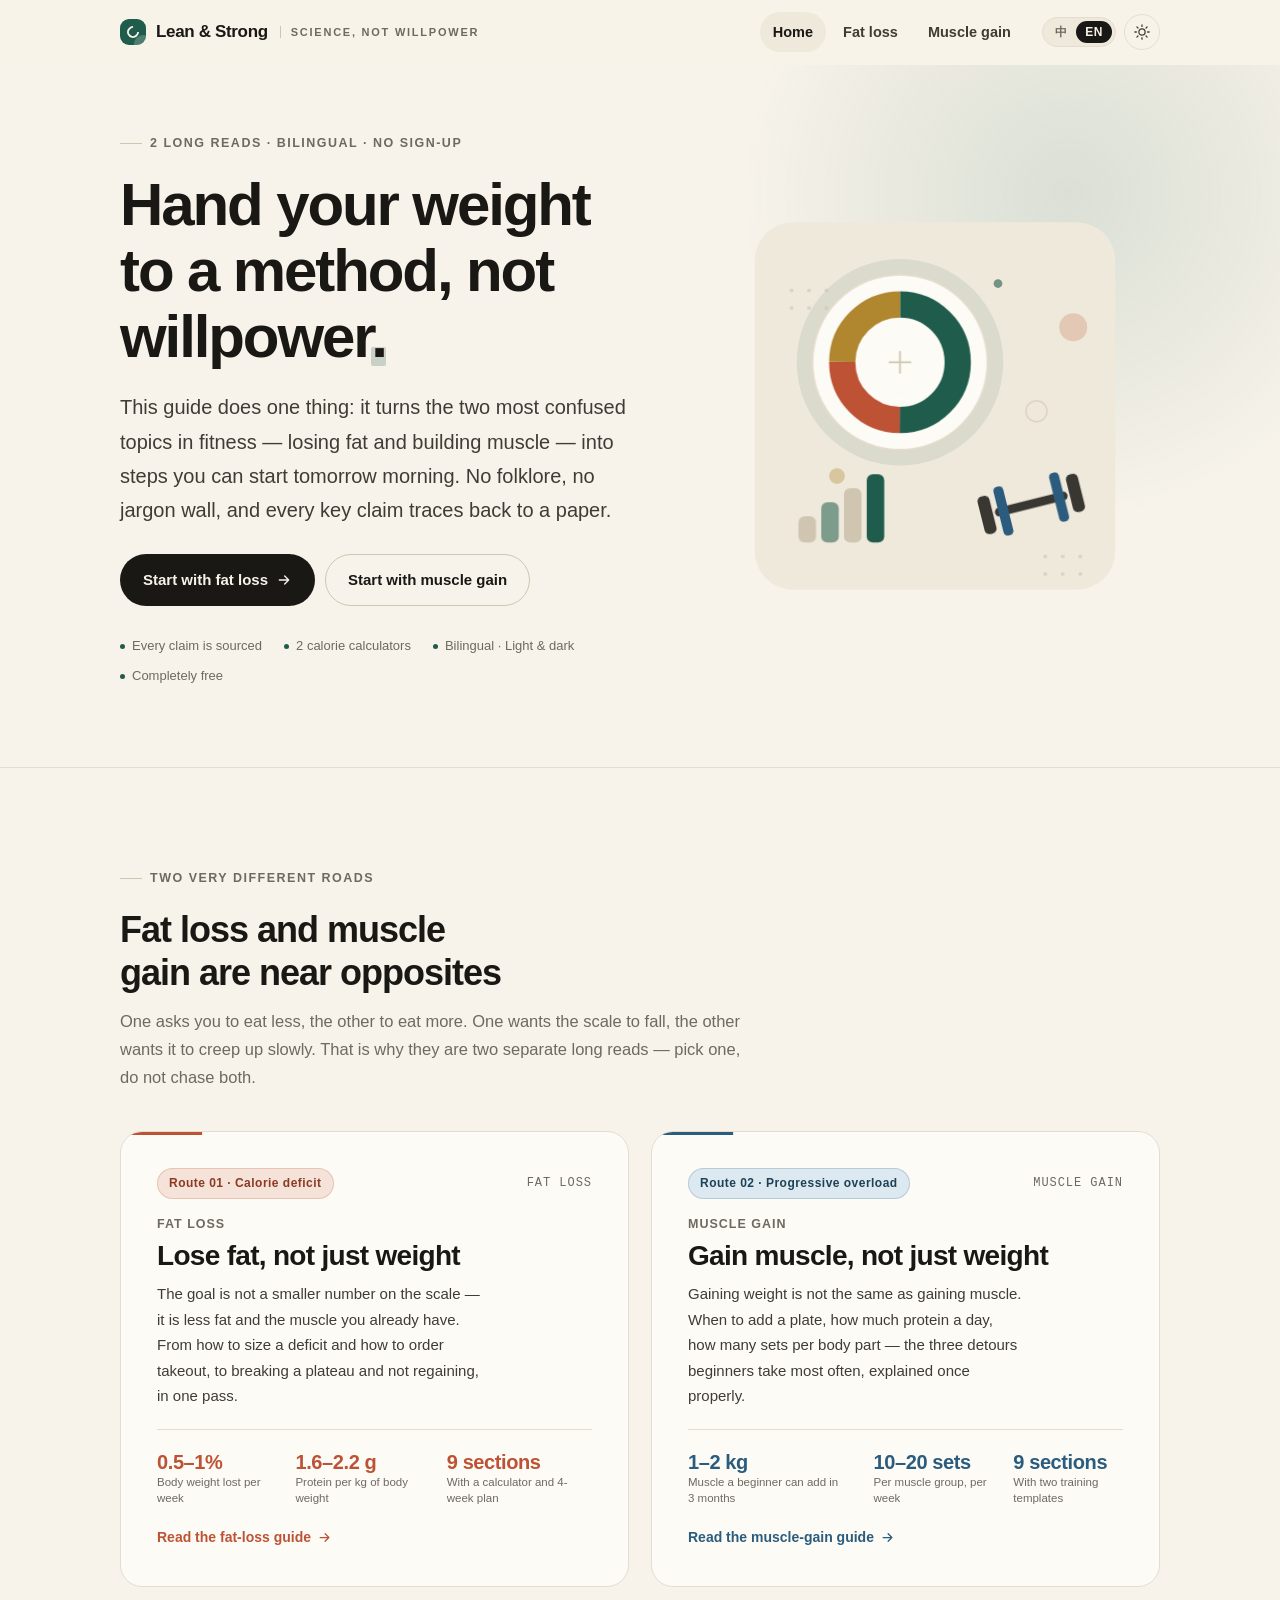
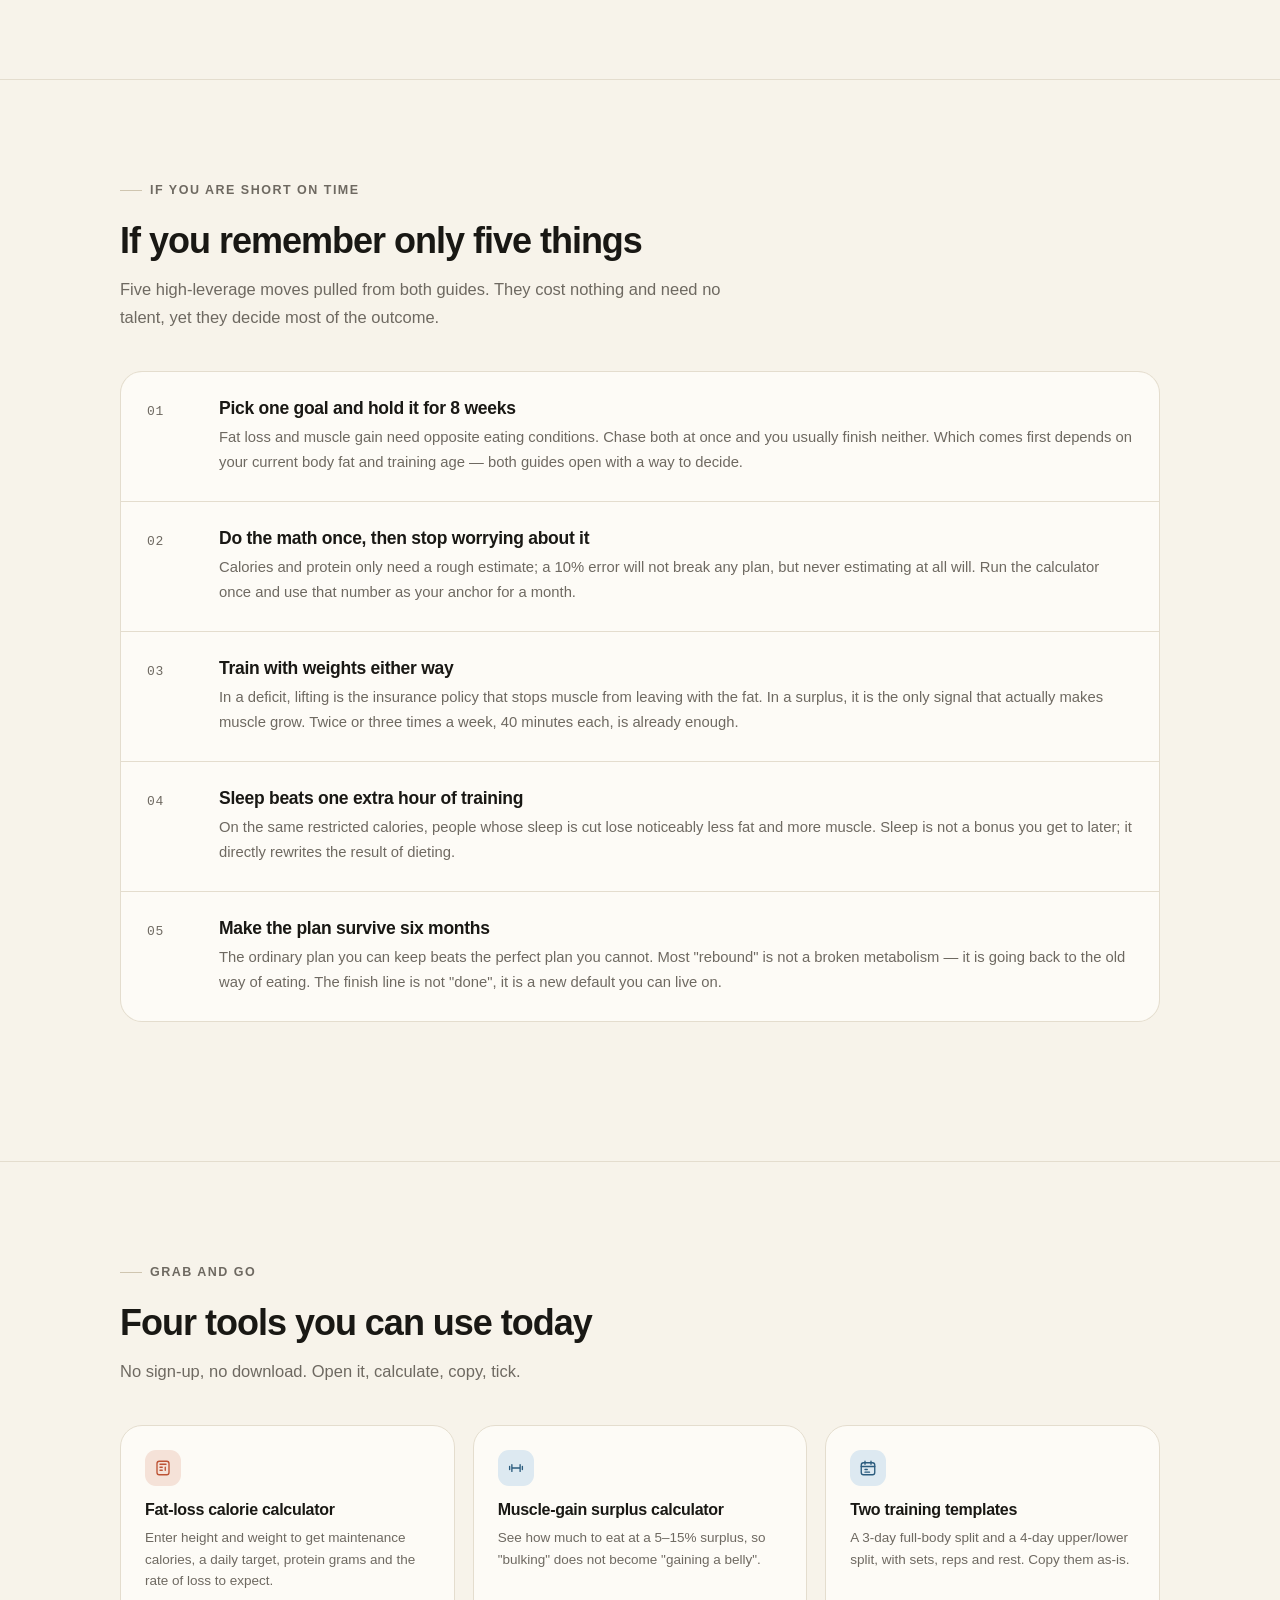
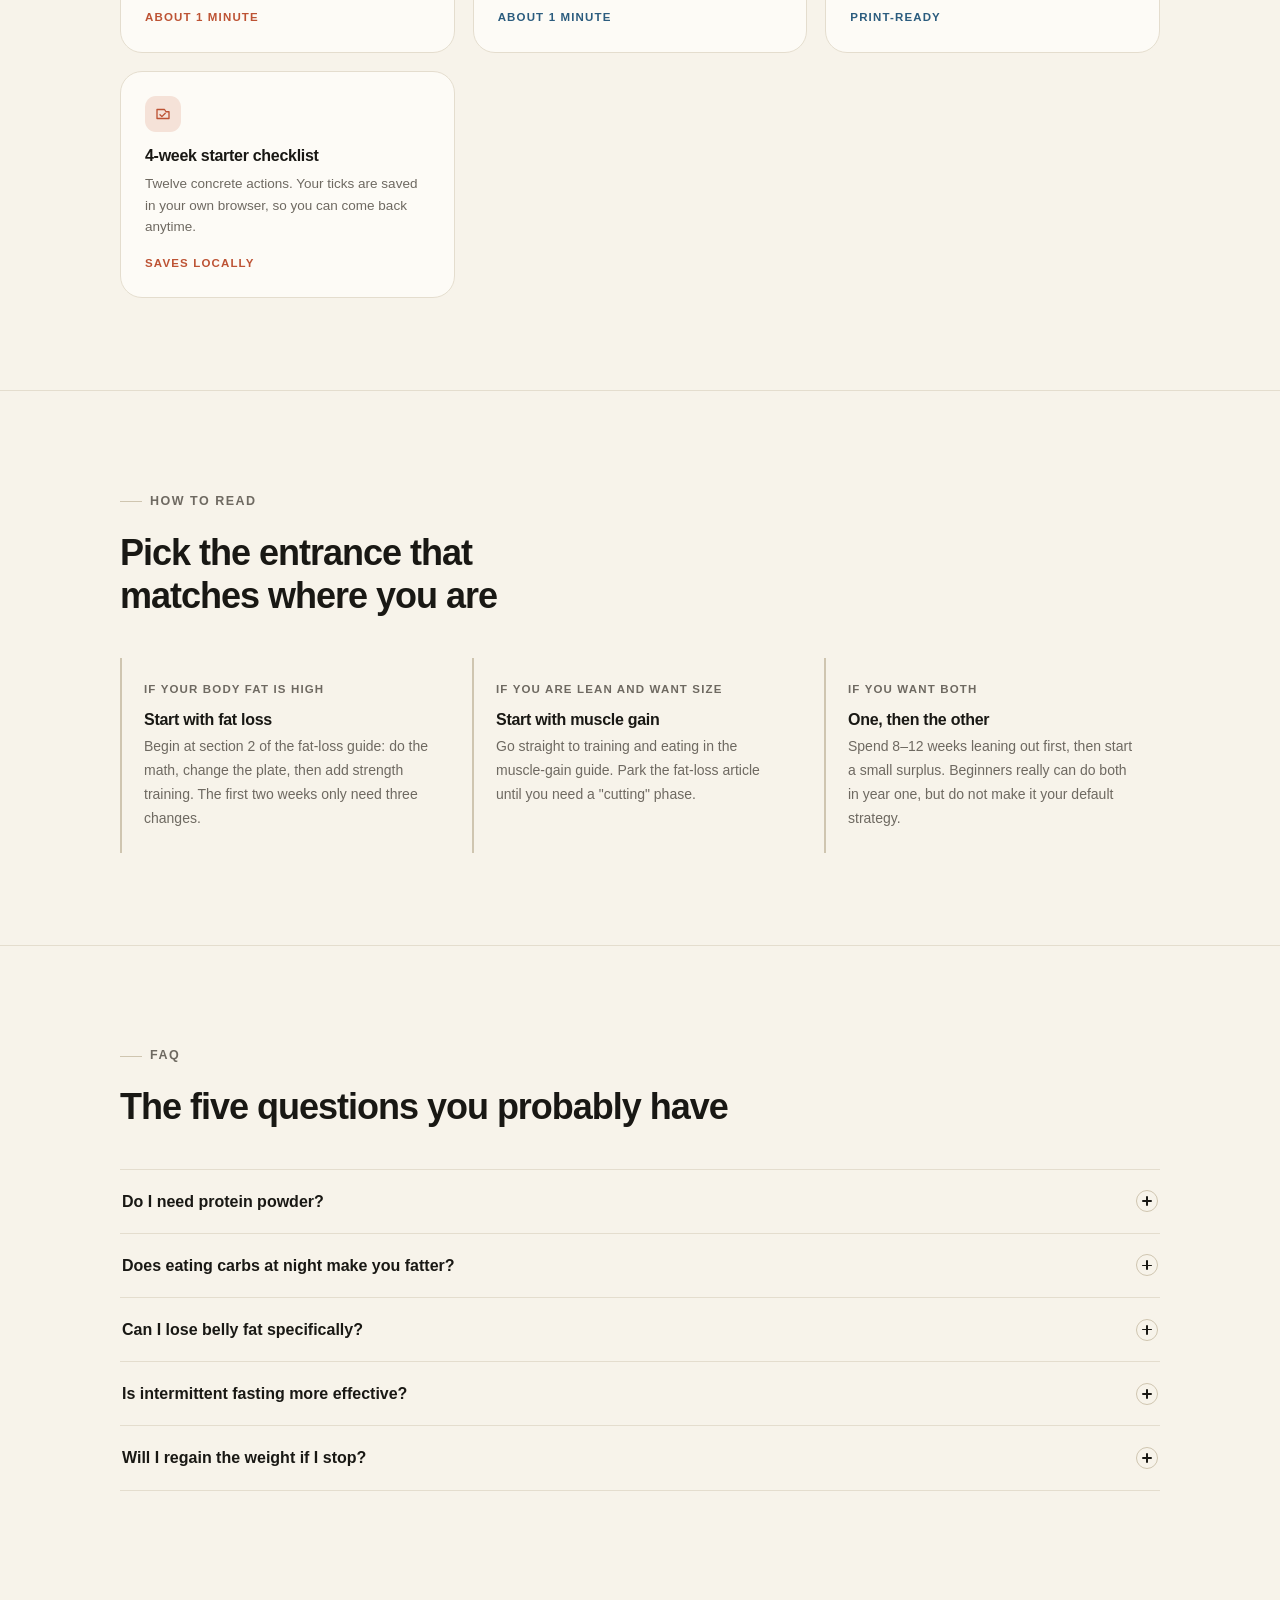
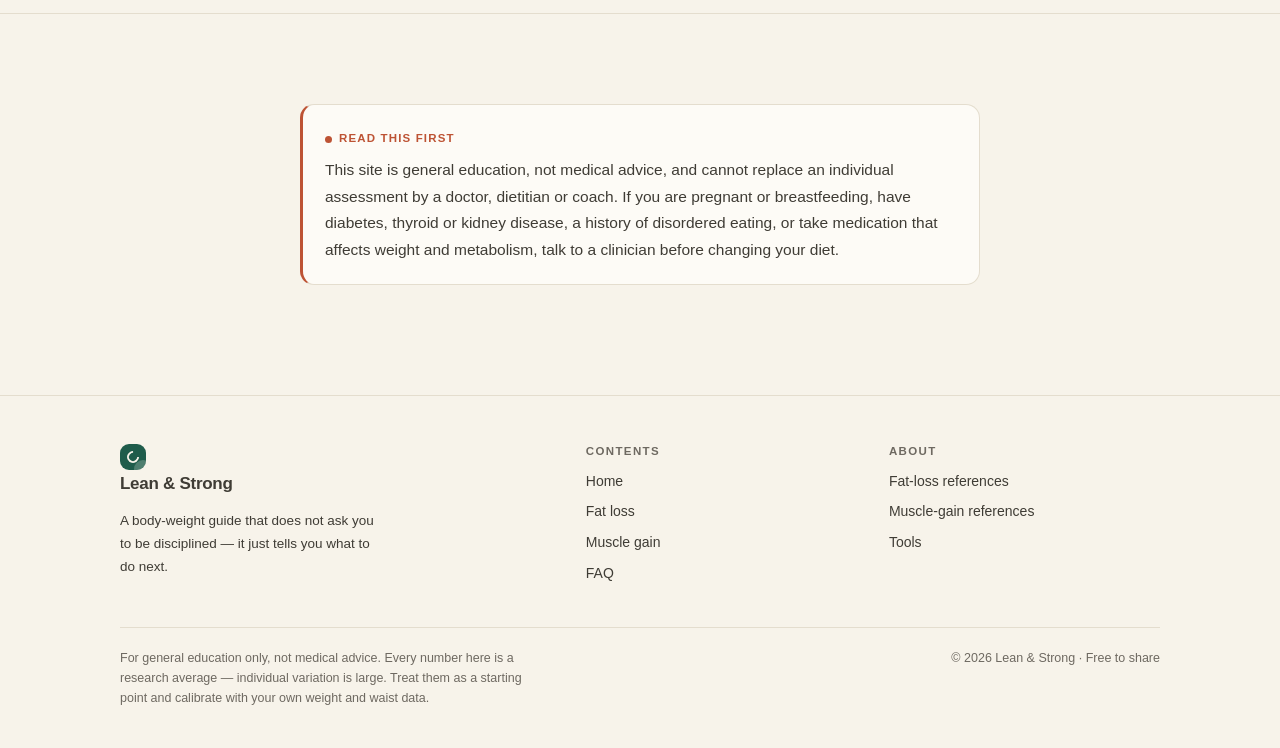
<file: index.html>
<!DOCTYPE html>
<html lang="zh-CN" data-theme="light">
<head>
<meta charset="utf-8">
<meta name="viewport" content="width=device-width, initial-scale=1, viewport-fit=cover">
<title data-i18n="meta.home.title">轻与壮 · 一份能照着做的科学减脂与增肌指南</title>
<meta name="description" content="用大白话讲清减脂减重与增肌增重的科学做法：热量缺口、蛋白质、力量训练、睡眠与平台期。附计算器、图表与可打印清单。" data-i18n-content="meta.home.desc" data-zh-content="用大白话讲清减脂减重与增肌增重的科学做法：热量缺口、蛋白质、力量训练、睡眠与平台期。附计算器、图表与可打印清单。">
<meta name="theme-color" content="#f7f3ea" media="(prefers-color-scheme: light)">
<meta name="theme-color" content="#121110" media="(prefers-color-scheme: dark)">
<script>
  (function () {
    try {
      var t = localStorage.getItem('ls-theme');
      if (t !== 'light' && t !== 'dark') {
        t = window.matchMedia && window.matchMedia('(prefers-color-scheme: dark)').matches ? 'dark' : 'light';
      }
      document.documentElement.setAttribute('data-theme', t);
    } catch (e) {}
  })();
</script>
<link rel="stylesheet" href="assets/css/style.css">
<link rel="stylesheet" href="assets/css/pages.css">
<link rel="icon" href="data:image/svg+xml,%3Csvg xmlns='http://www.w3.org/2000/svg' viewBox='0 0 32 32'%3E%3Crect width='32' height='32' rx='9' fill='%231f5c4b'/%3E%3Ccircle cx='16' cy='16' r='7' fill='none' stroke='%23f7f3ea' stroke-width='3'/%3E%3C/svg%3E">
</head>
<body data-page="home">

<header class="site-header">
  <div class="wrap header-inner">
    <a class="brand" href="index.html" aria-label="轻与壮">
      <span class="brand-mark" aria-hidden="true"></span>
      <span class="brand-name" data-i18n="brand.name">轻与壮</span>
      <span class="brand-sub" data-i18n="brand.sub">Lean &amp; Strong</span>
    </a>

    <nav class="nav" id="siteNav" aria-label="主导航">
      <a href="index.html" class="is-active" data-i18n="nav.home">首页</a>
      <a href="fat-loss.html" data-i18n="nav.fat">减脂减重</a>
      <a href="muscle-gain.html" data-i18n="nav.muscle">增肌增重</a>
    </nav>

    <div class="header-actions">
      <button class="seg" id="langToggle" type="button" data-i18n-aria="nav.langAria"
              data-zh-aria="切换语言" aria-label="切换语言">
        <span data-lang-label="zh" class="is-on">中</span>
        <span data-lang-label="en">EN</span>
      </button>
      <button class="icon-btn" id="themeToggle" type="button" aria-pressed="false"
              data-i18n-aria="nav.themeAria" data-zh-aria="切换深色模式" aria-label="切换深色模式">
        <svg class="icon-sun" viewBox="0 0 24 24" fill="none" stroke="currentColor" stroke-width="1.7" stroke-linecap="round" aria-hidden="true">
          <circle cx="12" cy="12" r="4.2"></circle>
          <path d="M12 2.5v2M12 19.5v2M2.5 12h2M19.5 12h2M5.2 5.2l1.4 1.4M17.4 17.4l1.4 1.4M18.8 5.2l-1.4 1.4M6.6 17.4l-1.4 1.4"></path>
        </svg>
        <svg class="icon-moon" viewBox="0 0 24 24" fill="none" stroke="currentColor" stroke-width="1.7" stroke-linecap="round" aria-hidden="true">
          <path d="M20 14.5A8.5 8.5 0 0 1 9.5 4a8.5 8.5 0 1 0 10.5 10.5Z"></path>
        </svg>
      </button>
      <button class="icon-btn nav-toggle" id="navToggle" type="button" aria-expanded="false"
              data-i18n-aria="nav.menuAria" data-zh-aria="打开菜单" aria-label="打开菜单">
        <svg viewBox="0 0 24 24" fill="none" stroke="currentColor" stroke-width="1.8" stroke-linecap="round" aria-hidden="true">
          <path d="M4 7h16M4 12h16M4 17h16"></path>
        </svg>
      </button>
    </div>
  </div>
</header>

<main id="main">

  <!-- Hero -->
  <section class="hero">
    <div class="wrap hero-grid">
      <div class="hero-copy">
        <span class="eyebrow" data-i18n="home.hero.eyebrow">2 篇长文 · 中英双语 · 无需注册</span>
        <h1>
          <span data-i18n="home.hero.h1a">把体重交给方法</span><br>
          <span data-i18n="home.hero.h1b">而不是意志力</span><span class="mark" data-i18n="home.hero.h1c">。</span>
        </h1>
        <p class="lead" data-i18n="home.hero.lead">
          这份指南只做一件事：把「减脂」和「增肌」这两件被讲得最乱的事，拆成你明天早上就能照做的步骤。
          没有玄学，没有术语墙，每条关键结论都可追溯到论文。
        </p>
        <div class="hero-cta">
          <a class="btn btn--primary" href="fat-loss.html">
            <span data-i18n="home.hero.cta1">先读减脂指南</span>
            <svg viewBox="0 0 24 24" fill="none" stroke="currentColor" stroke-width="2" stroke-linecap="round" stroke-linejoin="round" aria-hidden="true"><path d="M5 12h13M13 6l6 6-6 6"></path></svg>
          </a>
          <a class="btn btn--ghost" href="muscle-gain.html">
            <span data-i18n="home.hero.cta2">先读增肌指南</span>
          </a>
        </div>
        <ul class="hero-facts">
          <li data-i18n="home.hero.f1">全部结论可查原文</li>
          <li data-i18n="home.hero.f2">2 个热量计算器</li>
          <li data-i18n="home.hero.f3">中英双语 · 日夜双主题</li>
          <li data-i18n="home.hero.f4">完全免费</li>
        </ul>
      </div>

      <div class="hero-art" aria-hidden="true">
        <svg viewBox="0 0 480 480" role="presentation">
          <rect x="34" y="30" width="412" height="420" rx="44" style="fill:var(--bg-3)"></rect>
          <circle class="pulse" cx="200" cy="190" r="118" style="fill:var(--brand)"></circle>

          <!-- 点阵：左上与右下各一小阵 -->
          <g style="fill:var(--line-strong)" opacity=".55">
            <circle cx="76" cy="108" r="2.4"></circle><circle cx="96" cy="108" r="2.4"></circle><circle cx="116" cy="108" r="2.4"></circle>
            <circle cx="76" cy="128" r="2.4"></circle><circle cx="96" cy="128" r="2.4"></circle><circle cx="116" cy="128" r="2.4"></circle>
            <circle cx="366" cy="412" r="2.4"></circle><circle cx="386" cy="412" r="2.4"></circle><circle cx="406" cy="412" r="2.4"></circle>
            <circle cx="366" cy="432" r="2.4"></circle><circle cx="386" cy="432" r="2.4"></circle><circle cx="406" cy="432" r="2.4"></circle>
          </g>

          <!-- 装饰 -->
          <circle cx="398" cy="150" r="16" style="fill:var(--fat)" opacity=".22"></circle>
          <circle cx="312" cy="100" r="5" style="fill:var(--brand)" opacity=".6"></circle>
          <circle cx="128" cy="320" r="9" style="fill:var(--gold)" opacity=".35"></circle>
          <circle cx="356" cy="246" r="12" fill="none" stroke-width="2" style="stroke:var(--line-strong)" opacity=".5"></circle>

          <!-- 餐盘（蔬菜 / 蛋白 / 主食 三分法） -->
          <g class="plate">
            <circle cx="200" cy="190" r="100" style="fill:var(--bg-2);stroke:var(--line)" stroke-width="2"></circle>
            <g class="spin">
              <circle cx="200" cy="190" r="66" fill="none" stroke-width="30" stroke-dasharray="207.3 414.7"
                      style="stroke:var(--brand)" transform="rotate(-90 200 190)"></circle>
              <circle cx="200" cy="190" r="66" fill="none" stroke-width="30" stroke-dasharray="103.7 414.7" stroke-dashoffset="-207.3"
                      style="stroke:var(--fat)" transform="rotate(-90 200 190)"></circle>
              <circle cx="200" cy="190" r="66" fill="none" stroke-width="30" stroke-dasharray="103.7 414.7" stroke-dashoffset="-311"
                      style="stroke:var(--gold)" transform="rotate(-90 200 190)"></circle>
            </g>
            <circle cx="200" cy="190" r="36" style="fill:var(--bg-2)"></circle>
            <path d="M188,190 h24 M200,178 v24" fill="none" stroke-width="2" stroke-linecap="round" style="stroke:var(--line-strong)"></path>
          </g>

          <!-- 步数柱 -->
          <g>
            <rect class="rise rise--1" x="84" y="366" width="20" height="30" rx="7" style="fill:var(--line-strong)"></rect>
            <rect class="rise rise--2" x="110" y="350" width="20" height="46" rx="7" style="fill:var(--brand)" opacity=".55"></rect>
            <rect class="rise rise--3" x="136" y="334" width="20" height="62" rx="7" style="fill:var(--line-strong)"></rect>
            <rect class="rise rise--4" x="162" y="318" width="20" height="78" rx="7" style="fill:var(--brand)"></rect>
          </g>

          <!-- 哑铃：外层只定位，内层做动画，避免 CSS transform 覆盖定位 -->
          <g transform="translate(350,352) rotate(-14) scale(.82)">
            <g class="node node--dumbbell">
              <g class="float">
                <rect x="-52" y="-6" width="104" height="12" rx="6" style="fill:var(--ink)" opacity=".85"></rect>
                <rect x="-72" y="-27" width="17" height="54" rx="7" style="fill:var(--ink)" opacity=".85"></rect>
                <rect x="55" y="-27" width="17" height="54" rx="7" style="fill:var(--ink)" opacity=".85"></rect>
                <rect x="-47" y="-35" width="14" height="70" rx="6" style="fill:var(--muscle)"></rect>
                <rect x="33" y="-35" width="14" height="70" rx="6" style="fill:var(--muscle)"></rect>
              </g>
            </g>
          </g>
        </svg>
      </div>
    </div>
  </section>

  <!-- 两条路线 -->
  <section class="section" id="paths">
    <div class="wrap">
      <div class="section-head" data-reveal>
        <span class="eyebrow" data-i18n="home.paths.eyebrow">两条完全不同的路</span>
        <h2 data-i18n="home.paths.h2">减脂和增肌，吃法几乎是相反的</h2>
        <p data-i18n="home.paths.p">
          一个要你少摄入，一个要你多摄入；一个追求体重下降，一个追求体重缓慢上升。
          所以它们被写成了两篇独立的长文——先选一个，别同时追。
        </p>
      </div>

      <div class="paths">
        <a class="path-card theme-fat" href="fat-loss.html" data-reveal>
          <div class="path-card__top">
            <span class="chip chip--fat" data-i18n="home.fat.chip">路线 01 · 热量缺口</span>
            <span class="path-card__idx">FAT LOSS</span>
          </div>
          <h3>
            <small data-i18n="home.fat.small">Fat loss</small>
            <span data-i18n="home.fat.title">减脂减重</span>
          </h3>
          <p data-i18n="home.fat.desc">
            目标不是「掉秤」，而是掉脂肪、留住肌肉。从热量缺口怎么算、外卖怎么点，
            到平台期怎么破、减完怎么不反弹，一条线走完。
          </p>
          <div class="path-card__metrics">
            <div class="path-metric">
              <div class="path-metric__num" data-i18n="home.fat.m1n">0.5–1%</div>
              <div class="path-metric__label" data-i18n="home.fat.m1l">每周体重下降幅度</div>
            </div>
            <div class="path-metric">
              <div class="path-metric__num" data-i18n="home.fat.m2n">1.6–2.2 g</div>
              <div class="path-metric__label" data-i18n="home.fat.m2l">每公斤体重蛋白质</div>
            </div>
            <div class="path-metric">
              <div class="path-metric__num" data-i18n="home.fat.m3n">9 节</div>
              <div class="path-metric__label" data-i18n="home.fat.m3l">含计算器与 4 周清单</div>
            </div>
          </div>
          <span class="path-card__go">
            <span data-i18n="home.fat.go">读减脂指南</span>
            <svg viewBox="0 0 24 24" fill="none" stroke="currentColor" stroke-width="2" stroke-linecap="round" stroke-linejoin="round" aria-hidden="true"><path d="M5 12h13M13 6l6 6-6 6"></path></svg>
          </span>
        </a>

        <a class="path-card theme-muscle" href="muscle-gain.html" data-reveal data-delay="90">
          <div class="path-card__top">
            <span class="chip chip--muscle" data-i18n="home.muscle.chip">路线 02 · 渐进超负荷</span>
            <span class="path-card__idx">MUSCLE GAIN</span>
          </div>
          <h3>
            <small data-i18n="home.muscle.small">Muscle gain</small>
            <span data-i18n="home.muscle.title">增肌增重</span>
          </h3>
          <p data-i18n="home.muscle.desc">
            增重不等于增肌。什么时候该加片杠铃、一天吃几克蛋白、每个部位练几组才够——
            把新手最容易走的三条弯路一次讲清。
          </p>
          <div class="path-card__metrics">
            <div class="path-metric">
              <div class="path-metric__num" data-i18n="home.muscle.m1n">1–2 kg</div>
              <div class="path-metric__label" data-i18n="home.muscle.m1l">新手前 3 个月可增肌肉</div>
            </div>
            <div class="path-metric">
              <div class="path-metric__num" data-i18n="home.muscle.m2n">10–20 组</div>
              <div class="path-metric__label" data-i18n="home.muscle.m2l">每肌群每周训练量</div>
            </div>
            <div class="path-metric">
              <div class="path-metric__num" data-i18n="home.muscle.m3n">9 节</div>
              <div class="path-metric__label" data-i18n="home.muscle.m3l">含两套训练模板</div>
            </div>
          </div>
          <span class="path-card__go">
            <span data-i18n="home.muscle.go">读增肌指南</span>
            <svg viewBox="0 0 24 24" fill="none" stroke="currentColor" stroke-width="2" stroke-linecap="round" stroke-linejoin="round" aria-hidden="true"><path d="M5 12h13M13 6l6 6-6 6"></path></svg>
          </span>
        </a>
      </div>
    </div>
  </section>

  <!-- 如果只记住五件事 -->
  <section class="section" id="five">
    <div class="wrap">
      <div class="section-head" data-reveal>
        <span class="eyebrow" data-i18n="home.five.eyebrow">时间不够的话</span>
        <h2 data-i18n="home.five.h2">如果只记住五件事</h2>
        <p data-i18n="home.five.p">
          从两篇长文里挑出的五个高杠杆动作。它们不花钱、不需要天赋，但决定了九成的结果。
        </p>
      </div>

      <div class="five" data-reveal>
        <div class="five-item">
          <div class="five-item__idx">01</div>
          <div>
            <h3 data-i18n="home.five.i1t">先选一个目标，做满 8 周</h3>
            <p data-i18n="home.five.i1d">减脂和增肌需要相反的饮食条件。同时追两个目标，通常两个都半途而废。先减脂还是先增肌，取决于你现在的体脂和训练年限——两篇文章开头都有判断方法。</p>
          </div>
        </div>
        <div class="five-item">
          <div class="five-item__idx">02</div>
          <div>
            <h3 data-i18n="home.five.i2t">算一次数，然后就不必天天算</h3>
            <p data-i18n="home.five.i2d">热量和蛋白质只需要估个大概，10% 的误差不会毁掉任何计划；完全不算，才会。用计算器算一次，把它变成一个月的固定参考值。</p>
          </div>
        </div>
        <div class="five-item">
          <div class="five-item__idx">03</div>
          <div>
            <h3 data-i18n="home.five.i3t">不管减脂还是增肌，都要练力量</h3>
            <p data-i18n="home.five.i3d">减脂期力量训练是「别把肌肉一起减掉」的保险；增肌期它是唯一能真正让肌肉变大的刺激。每周 2–3 次、每次 40 分钟，就已经够用。</p>
          </div>
        </div>
        <div class="five-item">
          <div class="five-item__idx">04</div>
          <div>
            <h3 data-i18n="home.five.i4t">睡够，比多练一小时更管用</h3>
            <p data-i18n="home.five.i4d">同样限制热量，睡眠被压缩的人减掉的脂肪明显更少、掉的肌肉更多。睡眠不是「有空再管」的加分项，它在你控制饮食时直接改写结果。</p>
          </div>
        </div>
        <div class="five-item">
          <div class="five-item__idx">05</div>
          <div>
            <h3 data-i18n="home.five.i5t">让方案活过 6 个月</h3>
            <p data-i18n="home.five.i5d">能坚持的普通方案，永远赢过坚持不了的完美方案。绝大多数「反弹」不是代谢坏了，而是回到原来的吃法——所以终点不是「减完」，是换一套能过一辈子的默认设置。</p>
          </div>
        </div>
      </div>

      <div class="five-foot" data-reveal>
        <span data-i18n="home.five.foot">每条背后的数据与出处，都写在对应文章的文末。</span>
        <a class="arrow-link" href="#toolbox">
          <span data-i18n="home.five.link">直接看能用的工具</span>
          <span class="arrow" aria-hidden="true">→</span>
        </a>
      </div>
    </div>
  </section>

  <!-- 工具箱 -->
  <section class="section" id="toolbox">
    <div class="wrap">
      <div class="section-head" data-reveal>
        <span class="eyebrow" data-i18n="home.tools.eyebrow">拿来就能用</span>
        <h2 data-i18n="home.tools.h2">四个今天就能上手的工具</h2>
        <p data-i18n="home.tools.p">不用注册，不用下载，打开就能算、能抄、能勾。</p>
      </div>

      <div class="toolbox">
        <a class="tool-card theme-fat" href="fat-loss.html#calculator" data-reveal>
          <span class="tool-card__icon">
            <svg viewBox="0 0 24 24" fill="none" stroke="currentColor" stroke-width="1.8" stroke-linecap="round" aria-hidden="true"><rect x="4" y="3" width="16" height="18" rx="3"></rect><path d="M8 7h8M8 11h3M8 15h3M15 11v4"></path></svg>
          </span>
          <h3 data-i18n="home.tools.t1">减脂热量计算器</h3>
          <p data-i18n="home.tools.d1">输入身高体重，得到维持热量、每日目标、蛋白质克数与预期掉重速度。</p>
          <span class="tool-card__k" data-i18n="home.tools.k1">约 1 分钟</span>
        </a>
        <a class="tool-card theme-muscle" href="muscle-gain.html#calculator" data-reveal data-delay="70">
          <span class="tool-card__icon">
            <svg viewBox="0 0 24 24" fill="none" stroke="currentColor" stroke-width="1.8" stroke-linecap="round" stroke-linejoin="round" aria-hidden="true"><path d="M6.5 7.5v9M17.5 7.5v9M3.5 10v4M20.5 10v4M6.5 12h11"></path></svg>
          </span>
          <h3 data-i18n="home.tools.t2">增肌盈余计算器</h3>
          <p data-i18n="home.tools.d2">按 5%–15% 的盈余算出该吃多少，避免「增肌」变成「增肚」。</p>
          <span class="tool-card__k" data-i18n="home.tools.k2">约 1 分钟</span>
        </a>
        <a class="tool-card theme-muscle" href="muscle-gain.html#training" data-reveal data-delay="140">
          <span class="tool-card__icon">
            <svg viewBox="0 0 24 24" fill="none" stroke="currentColor" stroke-width="1.8" stroke-linecap="round" stroke-linejoin="round" aria-hidden="true"><rect x="3" y="5" width="18" height="16" rx="3"></rect><path d="M3 10h18M8 3v4M16 3v4M8 14h3M8 17.5h6"></path></svg>
          </span>
          <h3 data-i18n="home.tools.t3">两套训练模板</h3>
          <p data-i18n="home.tools.d3">一周 3 天全身、一周 4 天上下肢。含组数、次数、休息时间，照抄即可。</p>
          <span class="tool-card__k" data-i18n="home.tools.k3">可直接打印</span>
        </a>
        <a class="tool-card theme-fat" href="fat-loss.html#plan" data-reveal data-delay="210">
          <span class="tool-card__icon">
            <svg viewBox="0 0 24 24" fill="none" stroke="currentColor" stroke-width="1.8" stroke-linecap="round" stroke-linejoin="round" aria-hidden="true"><path d="M4 6h10l2 3h4v9H4z"></path><path d="M8 13l2.5 2.5L15 11"></path></svg>
          </span>
          <h3 data-i18n="home.tools.t4">4 周起步清单</h3>
          <p data-i18n="home.tools.d4">12 条具体动作，勾选状态会保存在你自己的浏览器里，随时回来看。</p>
          <span class="tool-card__k" data-i18n="home.tools.k4">可勾选保存</span>
        </a>
      </div>
    </div>
  </section>

  <!-- 三种读法 -->
  <section class="section" id="readways">
    <div class="wrap">
      <div class="section-head" data-reveal>
        <span class="eyebrow" data-i18n="home.read.eyebrow">怎么读</span>
        <h2 data-i18n="home.read.h2">按你现在的位置，挑一条入口</h2>
      </div>
      <div class="readways">
        <div class="readway" data-reveal>
          <div class="readway__k" data-i18n="home.read.k1">如果你体脂偏高</div>
          <h3 data-i18n="home.read.t1">先减脂</h3>
          <p data-i18n="home.read.d1">从减脂指南第 2 节开始：先算数，再改餐盘，最后加力量训练。前两周只改三件事就够了。</p>
        </div>
        <div class="readway" data-reveal data-delay="80">
          <div class="readway__k" data-i18n="home.read.k2">如果你偏瘦、想变壮</div>
          <h3 data-i18n="home.read.t2">先增肌</h3>
          <p data-i18n="home.read.d2">直接看增肌指南的训练与吃。减脂那篇先收着——等你需要「干净期」的时候再回来。</p>
        </div>
        <div class="readway" data-reveal data-delay="160">
          <div class="readway__k" data-i18n="home.read.k3">如果两头都想要</div>
          <h3 data-i18n="home.read.t3">先后，再并行</h3>
          <p data-i18n="home.read.d3">先花 8–12 周减脂，再开始小幅增重。新手在头一年确实可以「边减边增」，但别把它当默认策略。</p>
        </div>
      </div>
    </div>
  </section>

  <!-- FAQ -->
  <section class="section" id="faq">
    <div class="wrap">
      <div class="section-head" data-reveal>
        <span class="eyebrow" data-i18n="home.faq.eyebrow">常见问题</span>
        <h2 data-i18n="home.faq.h2">你大概想问的五个问题</h2>
      </div>

      <div class="accordion" data-reveal>
        <div class="acc-item">
          <button class="acc-trigger" type="button" aria-expanded="false">
            <span data-i18n="home.faq.q1">一定要买蛋白粉吗？</span>
            <span class="acc-icon" aria-hidden="true"></span>
          </button>
          <div class="acc-panel"><div>
            <p data-i18n="home.faq.a1">不用。蛋白粉只是「方便的食物」，没有任何魔法。先看能不能靠鸡蛋、牛奶、鸡胸、豆腐、鱼虾、希腊酸奶吃到每天每公斤体重 1.6 克；吃不够、或实在没时间做饭，再用它补齐。</p>
          </div></div>
        </div>
        <div class="acc-item">
          <button class="acc-trigger" type="button" aria-expanded="false">
            <span data-i18n="home.faq.q2">晚上吃碳水会更容易胖吗？</span>
            <span class="acc-icon" aria-hidden="true"></span>
          </button>
          <div class="acc-panel"><div>
            <p data-i18n="home.faq.a2">不会。决定体重的是全天的总热量和总蛋白质，不是某一顿饭的时间。同样的热量放在早上或晚上，对减重结果没有实质差别。真正要留意的是：晚上吃太多可能影响睡眠，而睡眠会反过来影响你的食欲和减脂效果。</p>
          </div></div>
        </div>
        <div class="acc-item">
          <button class="acc-trigger" type="button" aria-expanded="false">
            <span data-i18n="home.faq.q3">可以只减肚子吗？</span>
            <span class="acc-icon" aria-hidden="true"></span>
          </button>
          <div class="acc-panel"><div>
            <p data-i18n="home.faq.a3">不能。脂肪是全身一起动员的，先减哪里由基因和激素决定，不受你练哪个部位影响。仰卧起坐能让腹肌变强，但不会优先烧掉腹部脂肪。想让肚子变小，唯一的路径是整体脂肪下降。</p>
          </div></div>
        </div>
        <div class="acc-item">
          <button class="acc-trigger" type="button" aria-expanded="false">
            <span data-i18n="home.faq.q4">轻断食是不是更有效？</span>
            <span class="acc-icon" aria-hidden="true"></span>
          </button>
          <div class="acc-panel"><div>
            <p data-i18n="home.faq.a4">在总热量和蛋白质相同的前提下，研究反复显示：轻断食和常规三餐的减重效果接近。它的真正优势是「帮你少吃一顿」，劣势是容易在进食窗口里吃过头。如果你觉得这样更容易坚持，那就用它；如果让你暴食，就换掉。</p>
          </div></div>
        </div>
        <div class="acc-item">
          <button class="acc-trigger" type="button" aria-expanded="false">
            <span data-i18n="home.faq.q5">减完停下来会反弹吗？</span>
            <span class="acc-icon" aria-hidden="true"></span>
          </button>
          <div class="acc-panel"><div>
            <p data-i18n="home.faq.a5">会——如果你一结束就回到原来的吃法。体重管理的本质，是把减脂期的做法「降级」成能长期过下去的做法：热量回到维持水平、蛋白质和力量训练保留下来。两篇文章的最后都写了「减完怎么办」。</p>
          </div></div>
        </div>
      </div>
    </div>
  </section>

  <!-- 免责 -->
  <section class="section section--tight">
    <div class="wrap wrap--narrow">
      <div class="callout callout--warn" data-reveal>
        <div class="callout__label" data-i18n="common.notice">重要说明</div>
        <p data-i18n="home.notice">
          本站内容是一般性科普，不构成医疗建议，也不能替代医生、营养师或教练的个体化评估。
          如果你正在孕期或哺乳期、有糖尿病/甲状腺/肾脏疾病、有进食障碍史，或正在服用影响体重与代谢的药物，请先咨询医生再调整饮食。
        </p>
      </div>
    </div>
  </section>

</main>

<footer class="site-footer">
  <div class="wrap">
    <div class="footer-grid">
      <div>
        <a class="brand" href="index.html" style="margin-bottom:12px">
          <span class="brand-mark" aria-hidden="true"></span>
          <span class="brand-name" data-i18n="brand.name">轻与壮</span>
        </a>
        <p style="font-size:13.5px;max-width:34ch" data-i18n="footer.tagline">一份不劝你自律、只告诉你下一步做什么的体重管理指南。</p>
      </div>
      <div>
        <h4 data-i18n="footer.nav">目录</h4>
        <a href="index.html" data-i18n="nav.home">首页</a>
        <a href="fat-loss.html" data-i18n="nav.fat">减脂减重</a>
        <a href="muscle-gain.html" data-i18n="nav.muscle">增肌增重</a>
        <a href="#faq" data-i18n="footer.faq">常见问题</a>
      </div>
      <div>
        <h4 data-i18n="footer.more">关于</h4>
        <a href="fat-loss.html#refs" data-i18n="footer.refsFat">减脂篇参考文献</a>
        <a href="muscle-gain.html#refs" data-i18n="footer.refsMuscle">增肌篇参考文献</a>
        <a href="index.html#toolbox" data-i18n="footer.tools">工具</a>
      </div>
    </div>
    <div class="footer-note">
      <span class="disclaimer" data-i18n="footer.disclaimer">内容仅供科普参考，不构成医疗建议。所有数字都是群体研究中的平均值，个体差异很大——把它当作起点，用你自己的体重和围度数据去校准。</span>
      <span data-i18n="footer.copy">© 2026 轻与壮 · 可自由分享</span>
    </div>
  </div>
</footer>

<script src="assets/js/i18n/common.en.js"></script>
<script src="assets/js/i18n/home.en.js"></script>
<script src="assets/js/main.js"></script>
</body>
</html>
</file>
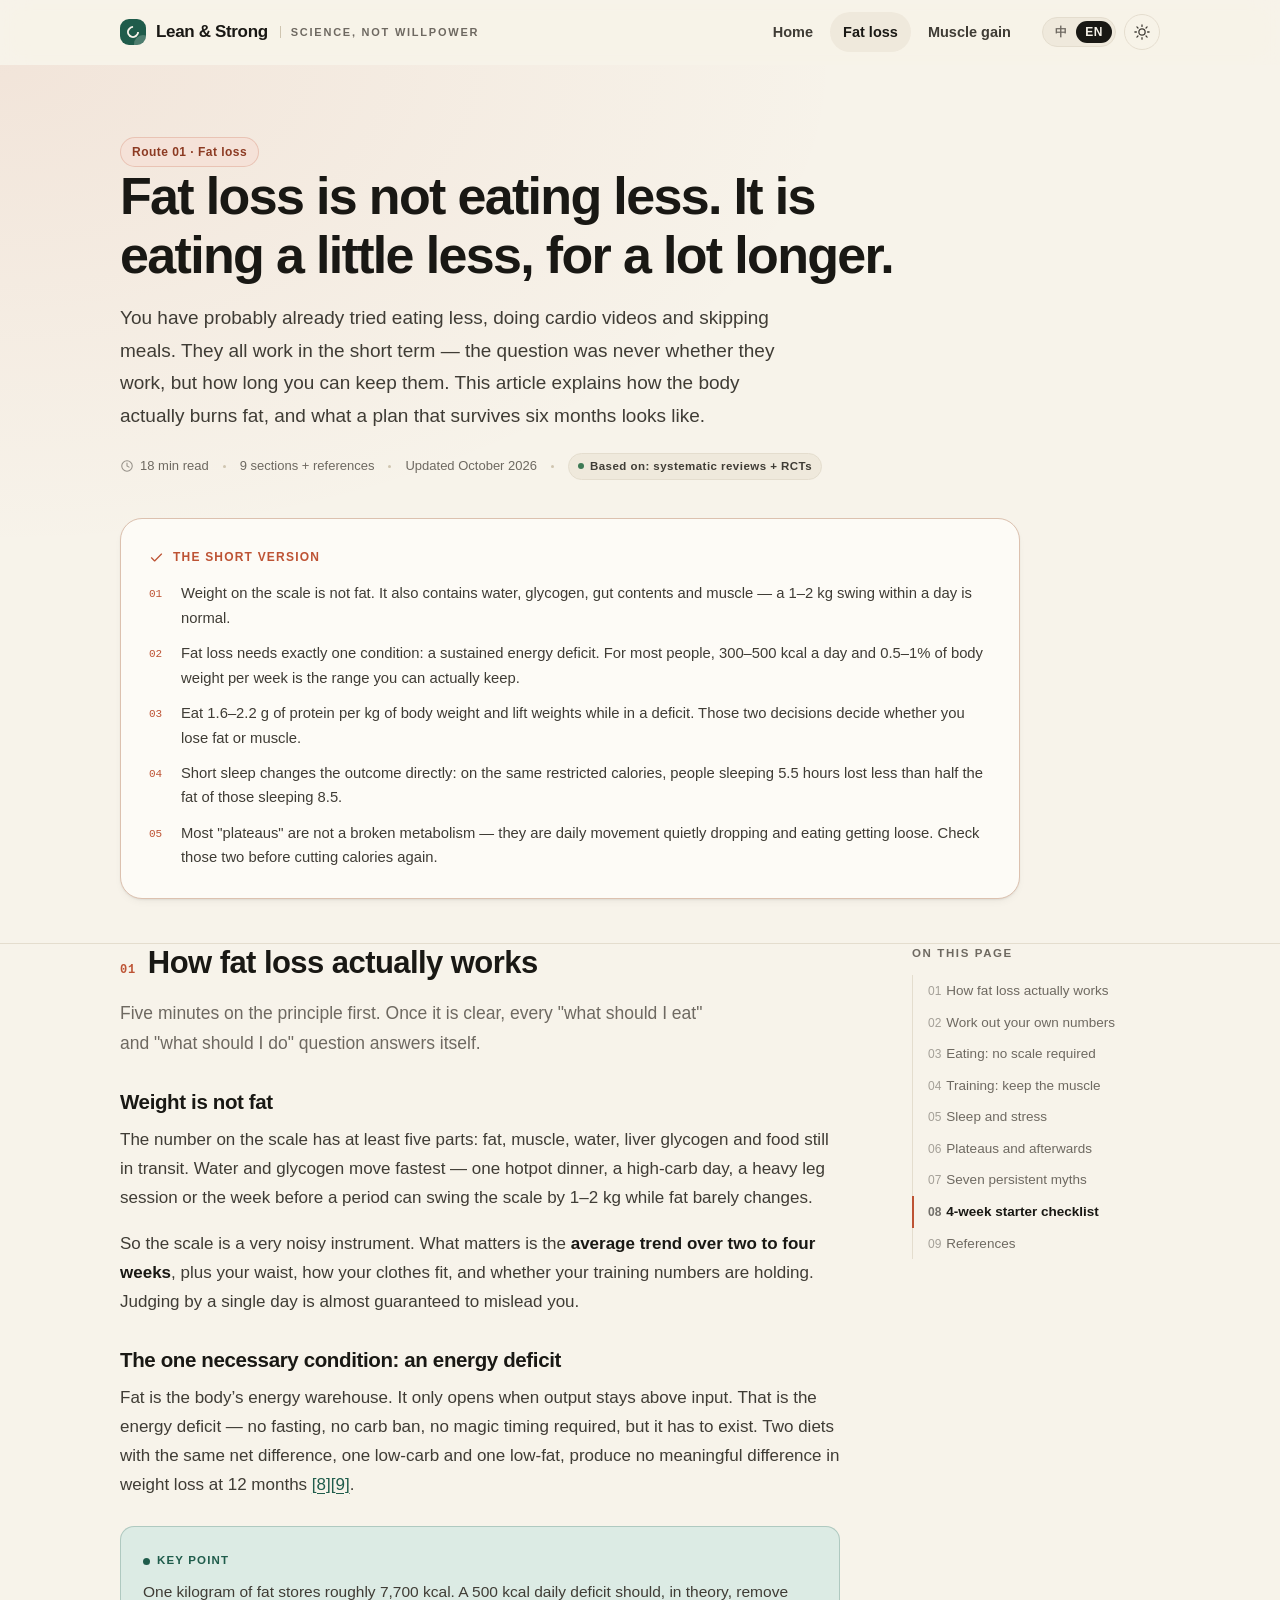
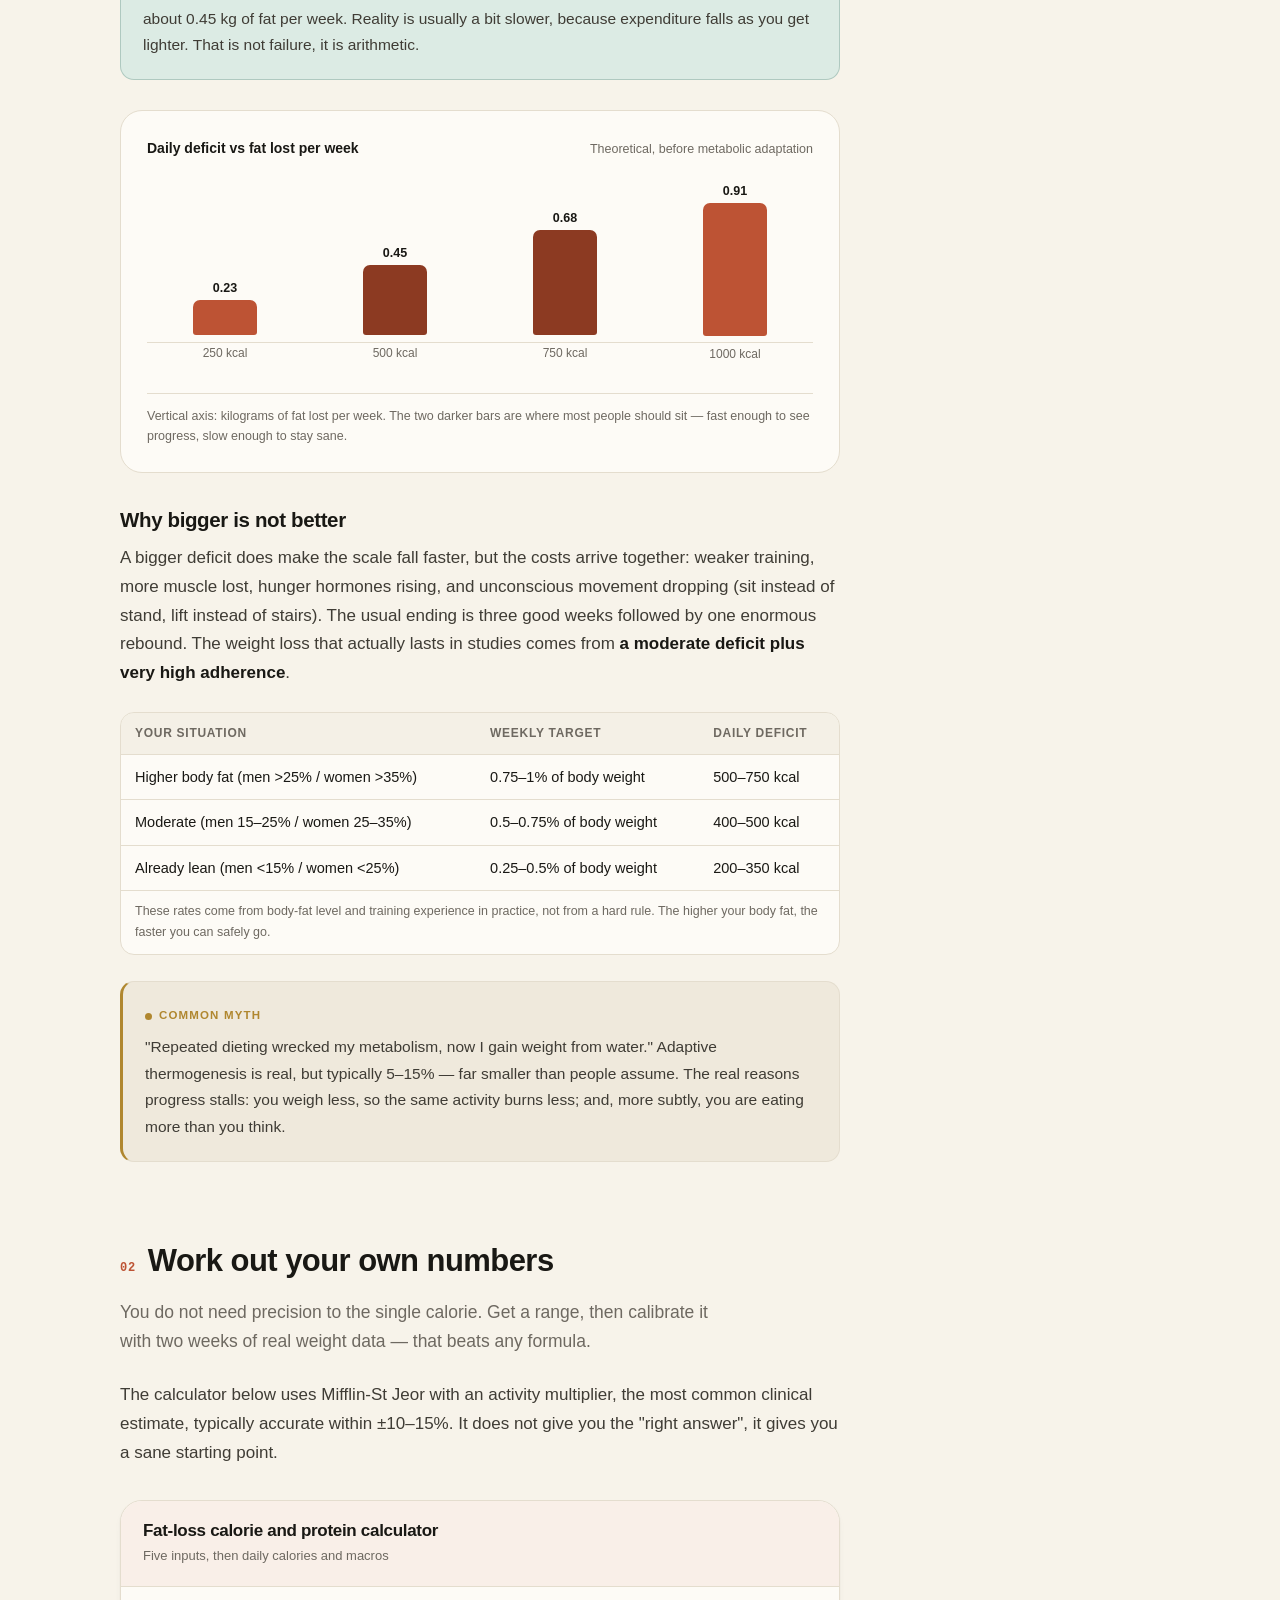
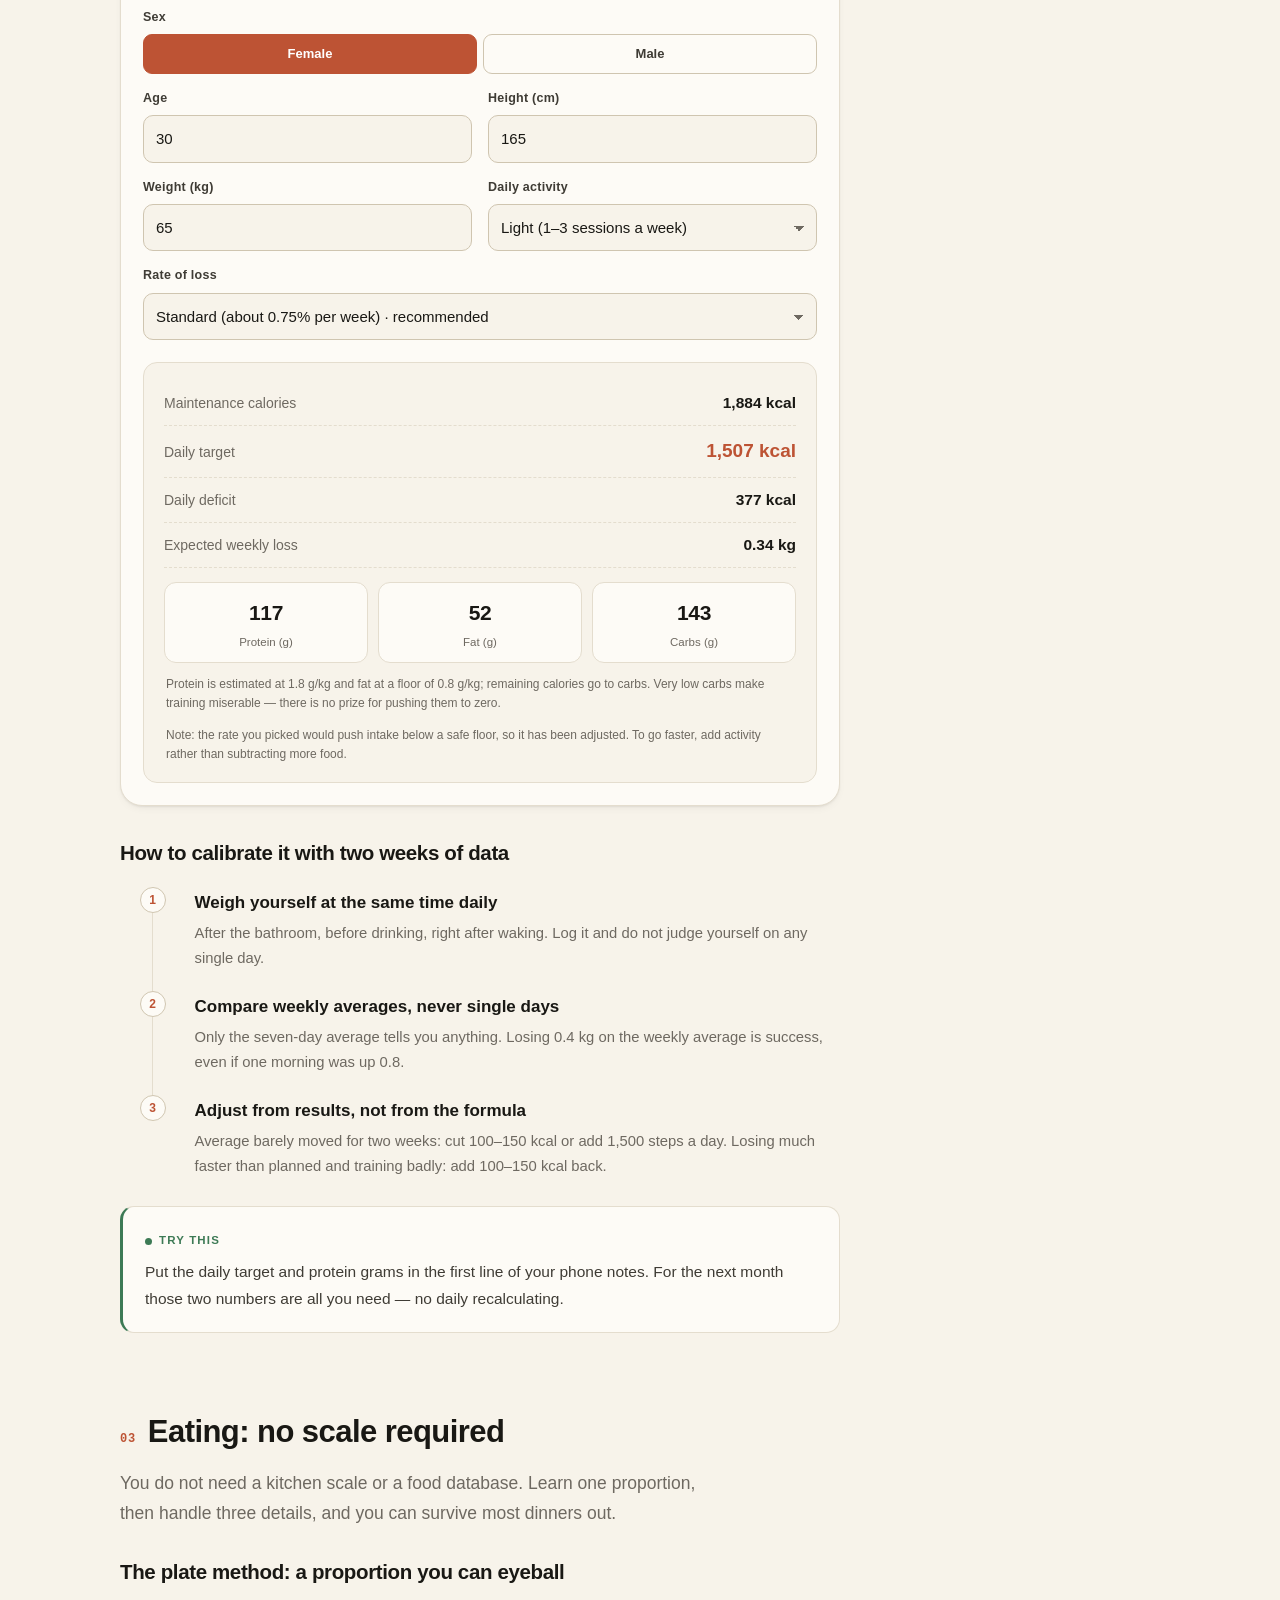
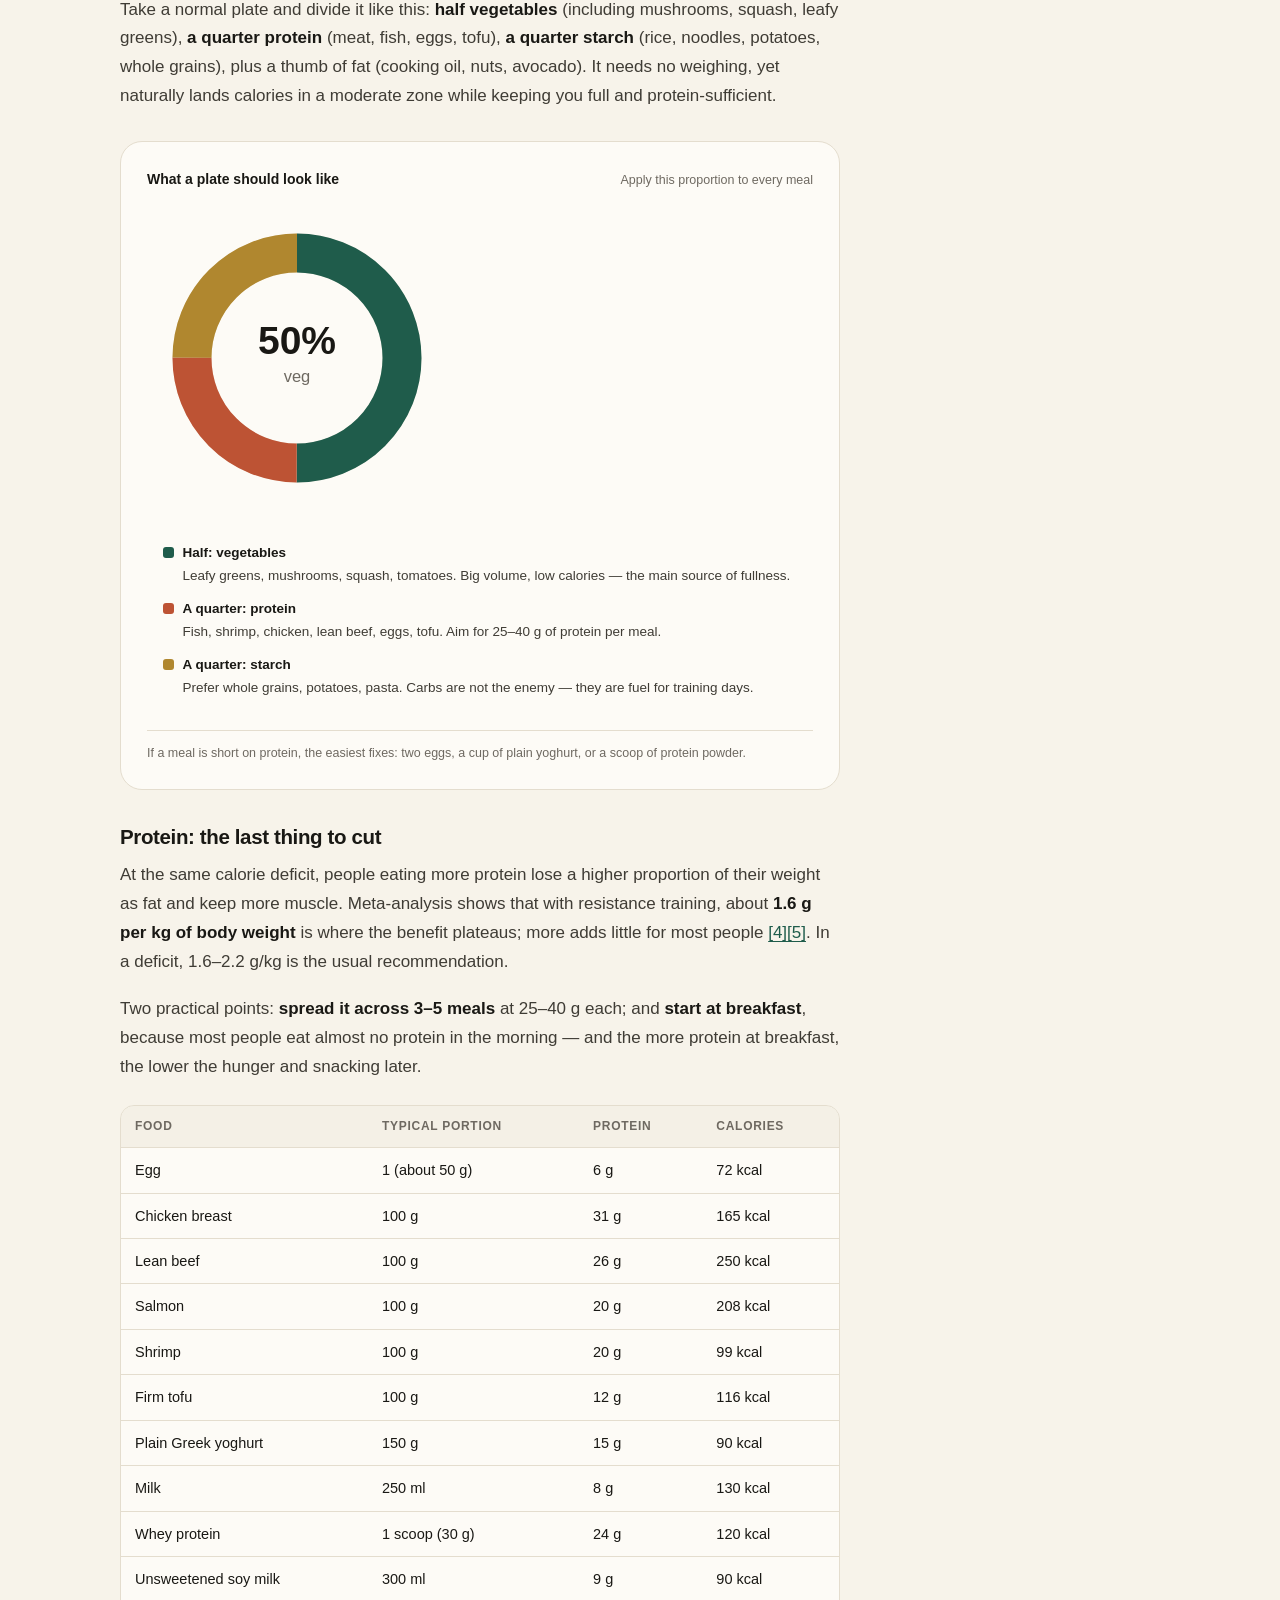
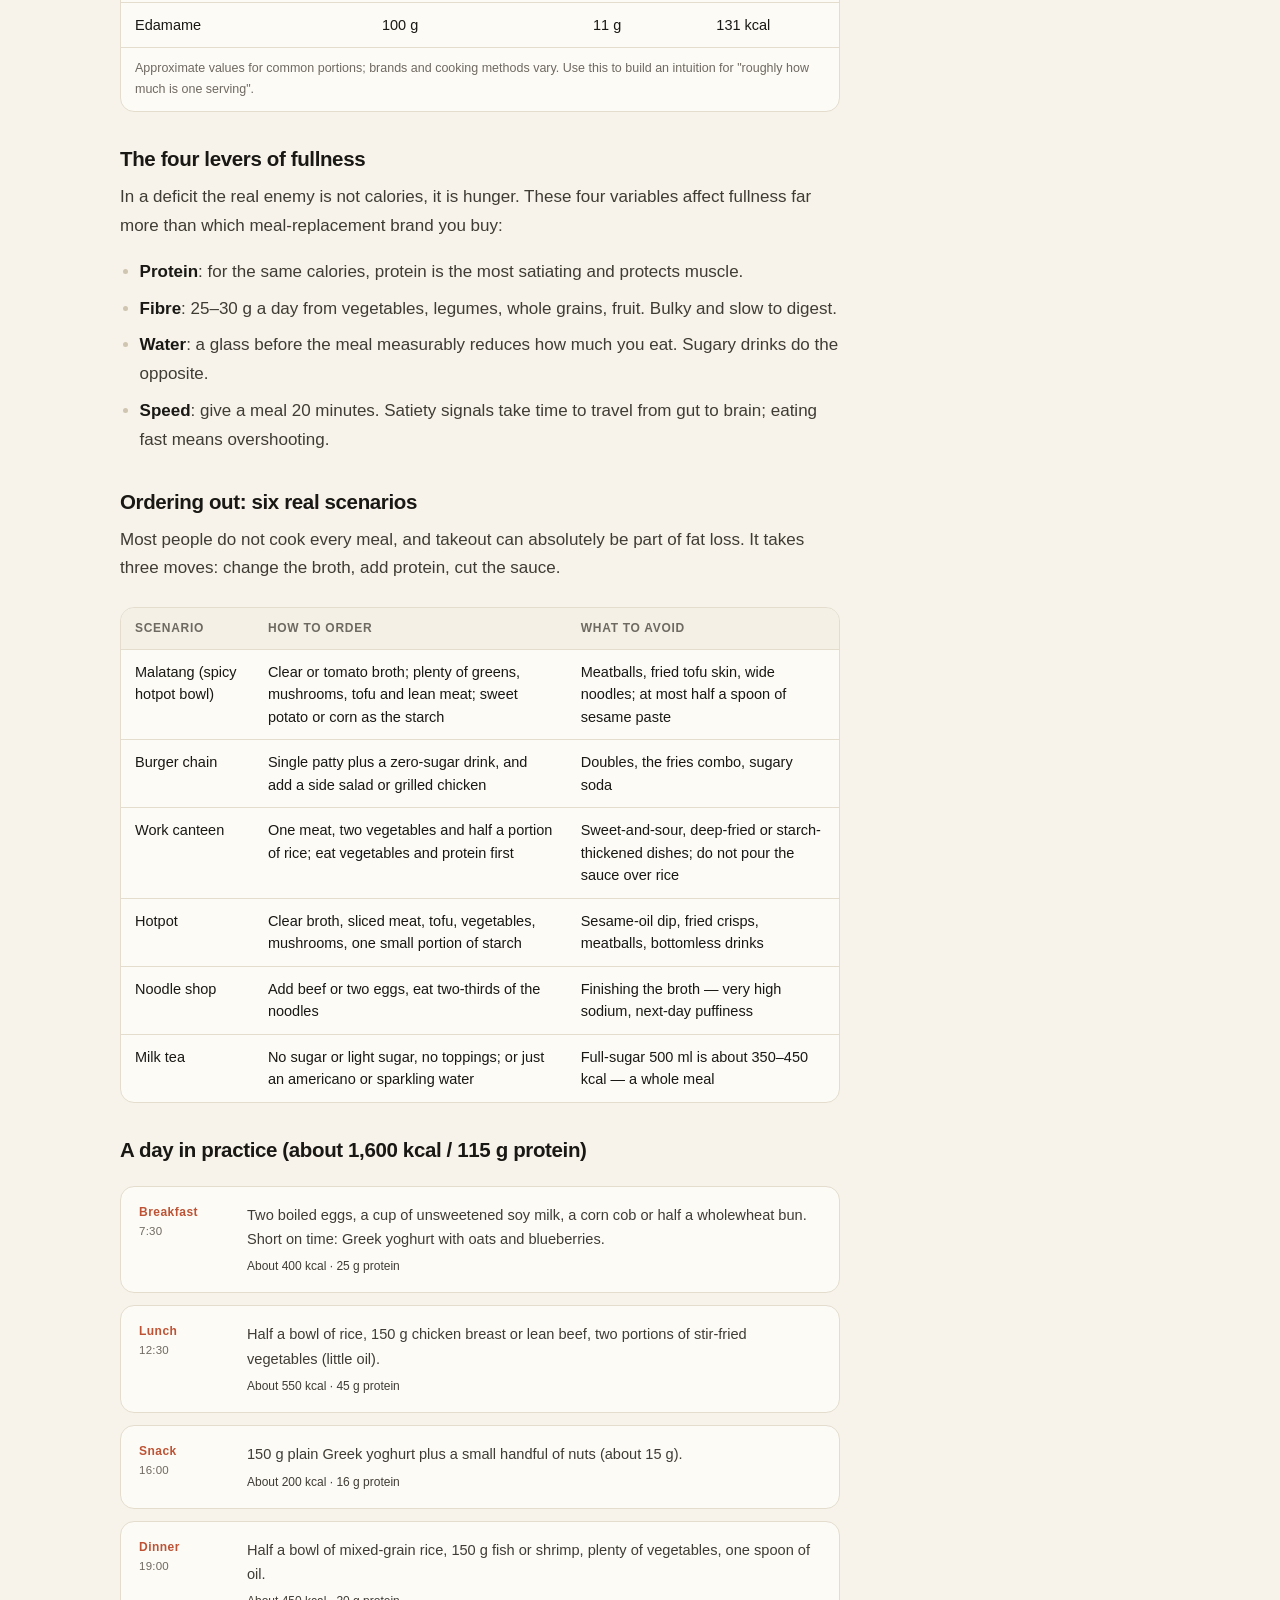
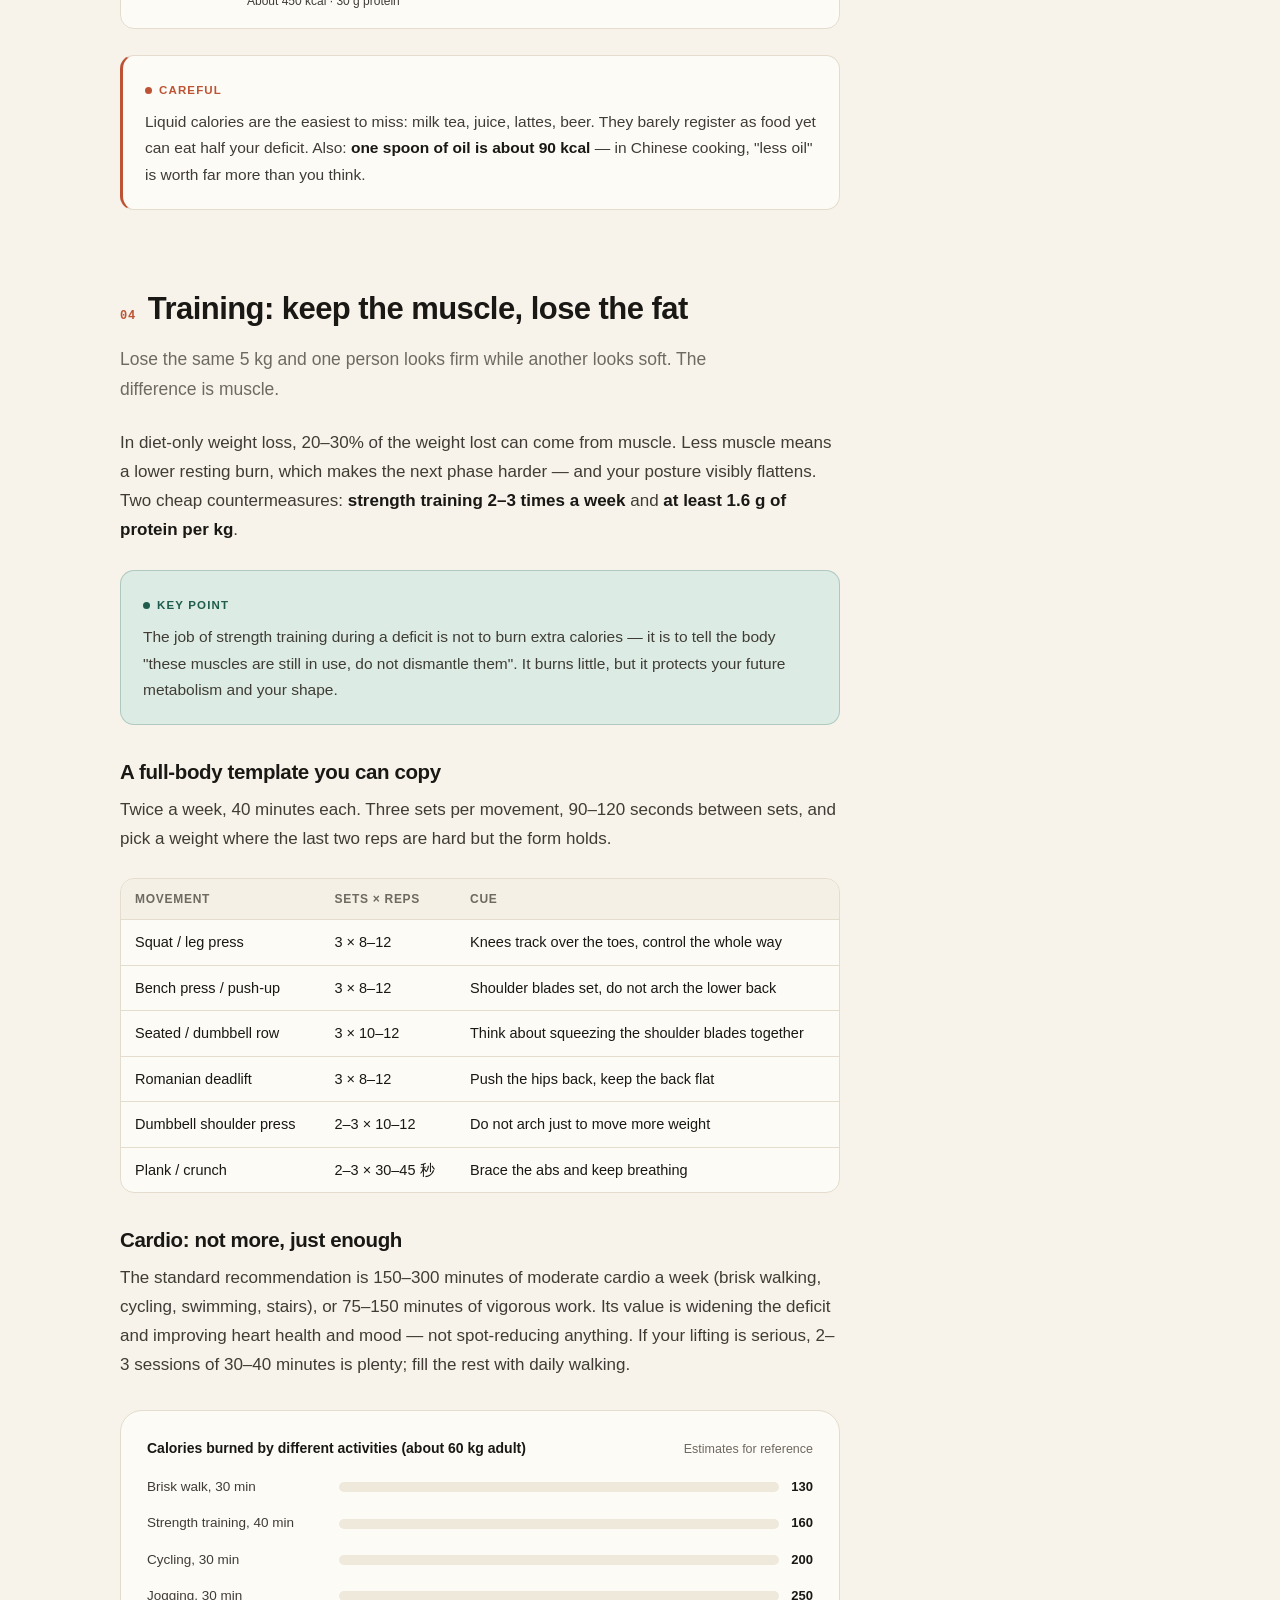
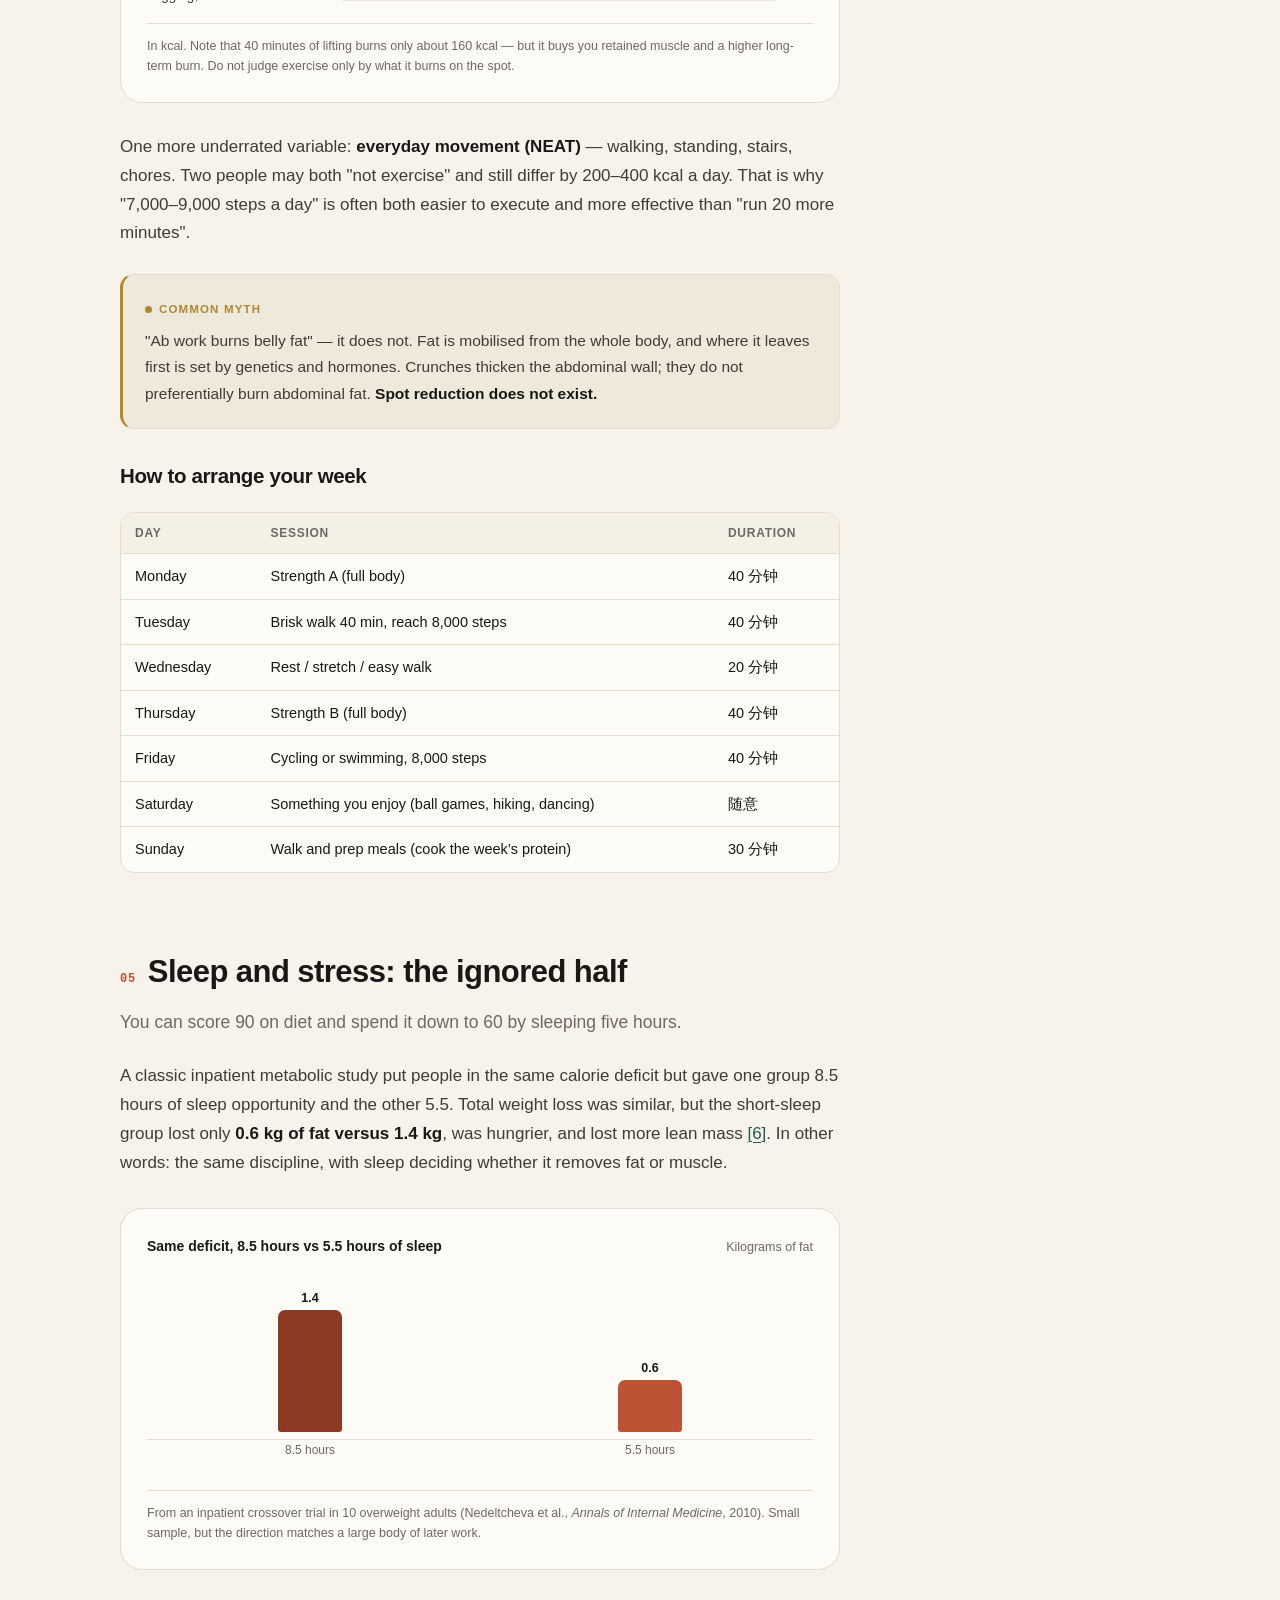
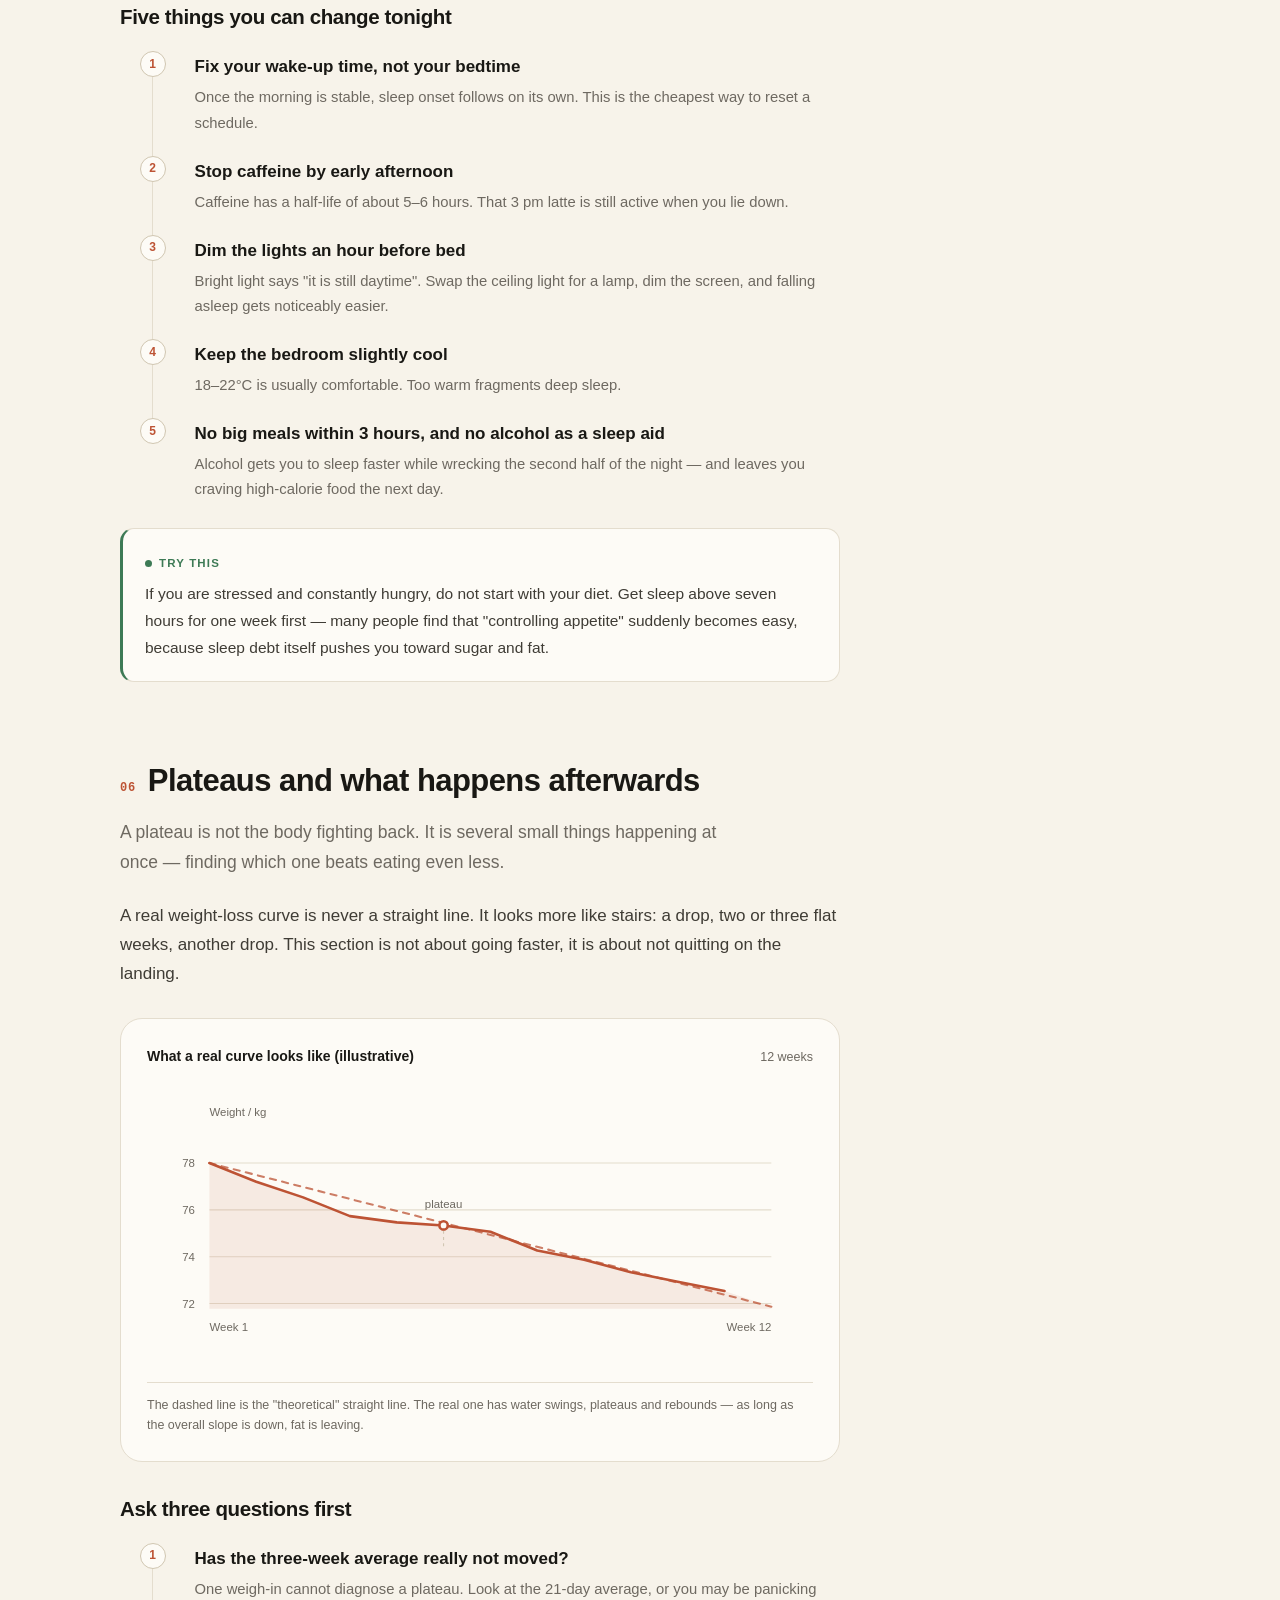
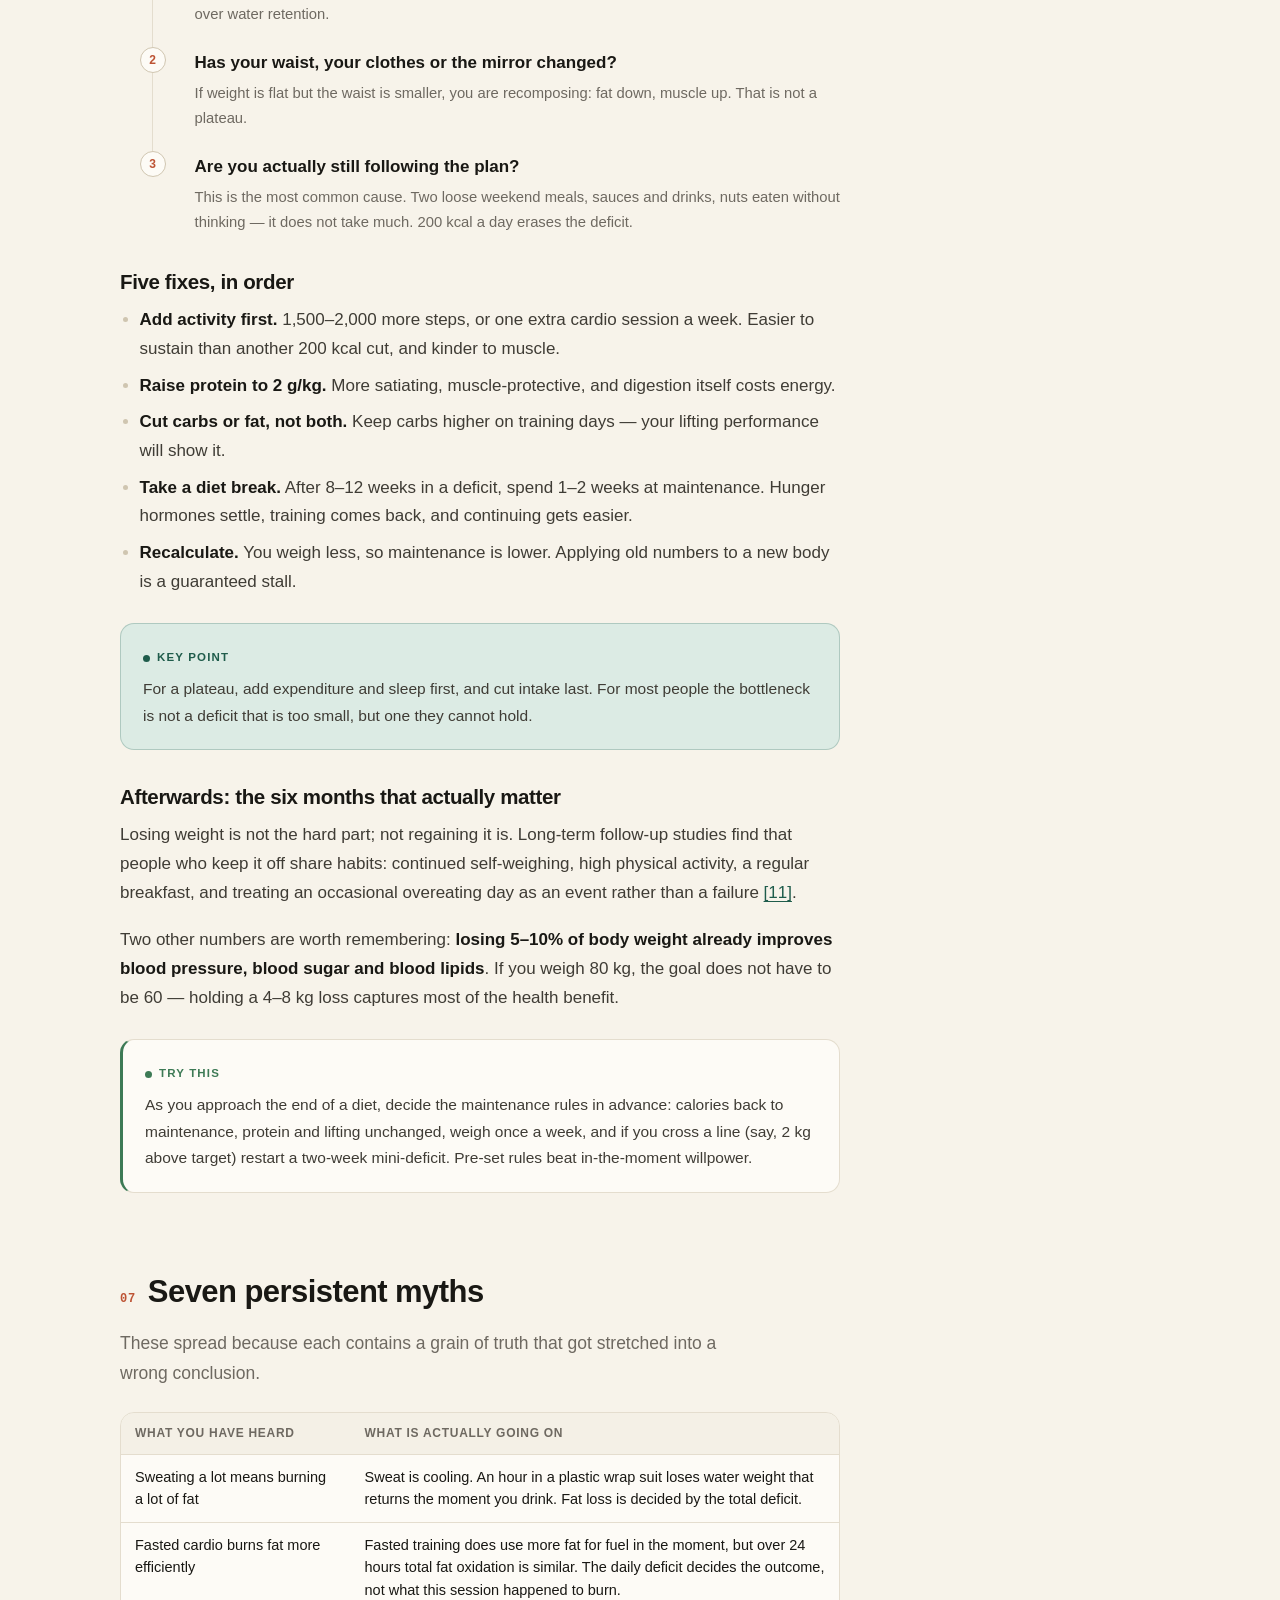
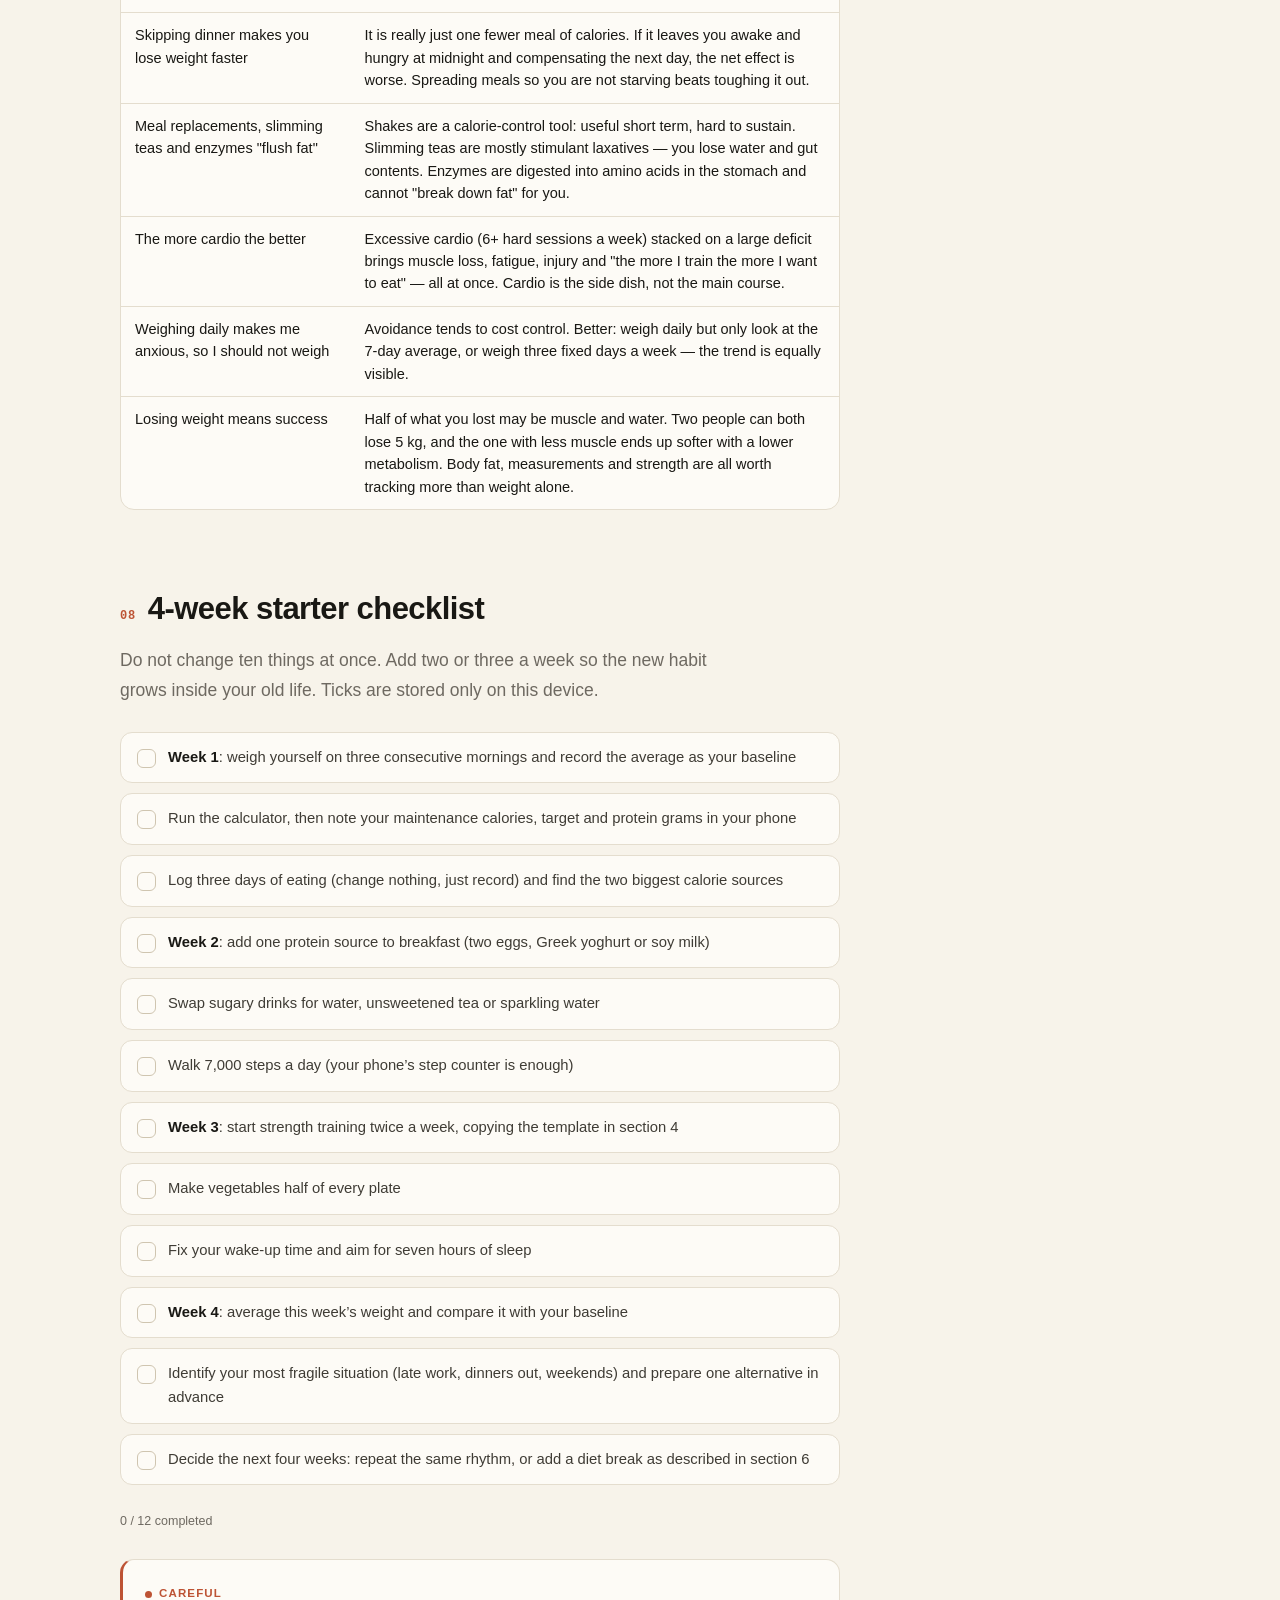
<file: fat-loss.html>
<!DOCTYPE html>
<html lang="zh-CN" data-theme="light">
<head>
<meta charset="utf-8">
<meta name="viewport" content="width=device-width, initial-scale=1, viewport-fit=cover">
<title data-i18n="meta.fat.title">减脂减重完全指南 · 轻与壮</title>
<meta name="description" content="从热量缺口、蛋白质、餐盘法到外卖点单、力量训练与平台期，一份能照着做的减脂指南，附计算器、图表与 4 周清单。" data-i18n-content="meta.fat.desc" data-zh-content="从热量缺口、蛋白质、餐盘法到外卖点单、力量训练与平台期，一份能照着做的减脂指南，附计算器、图表与 4 周清单。">
<meta name="theme-color" content="#f7f3ea" media="(prefers-color-scheme: light)">
<script>
  (function () {
    try {
      var t = localStorage.getItem('ls-theme');
      if (t !== 'light' && t !== 'dark') {
        t = window.matchMedia && window.matchMedia('(prefers-color-scheme: dark)').matches ? 'dark' : 'light';
      }
      document.documentElement.setAttribute('data-theme', t);
    } catch (e) {}
  })();
</script>
<link rel="stylesheet" href="assets/css/style.css">
<link rel="stylesheet" href="assets/css/pages.css">
<link rel="icon" href="data:image/svg+xml,%3Csvg xmlns='http://www.w3.org/2000/svg' viewBox='0 0 32 32'%3E%3Crect width='32' height='32' rx='9' fill='%23bd5334'/%3E%3Ccircle cx='16' cy='16' r='7' fill='none' stroke='%23f7f3ea' stroke-width='3'/%3E%3C/svg%3E">
</head>
<body data-page="fat" class="theme-fat">

<div class="progress" id="progress" aria-hidden="true"></div>

<header class="site-header">
  <div class="wrap header-inner">
    <a class="brand" href="index.html" aria-label="轻与壮">
      <span class="brand-mark" aria-hidden="true"></span>
      <span class="brand-name" data-i18n="brand.name">轻与壮</span>
      <span class="brand-sub" data-i18n="brand.sub">Lean &amp; Strong</span>
    </a>
    <nav class="nav" id="siteNav" aria-label="主导航">
      <a href="index.html" data-i18n="nav.home">首页</a>
      <a href="fat-loss.html" class="is-active" data-i18n="nav.fat">减脂减重</a>
      <a href="muscle-gain.html" data-i18n="nav.muscle">增肌增重</a>
    </nav>
    <div class="header-actions">
      <button class="seg" id="langToggle" type="button" data-i18n-aria="nav.langAria" data-zh-aria="切换语言" aria-label="切换语言">
        <span data-lang-label="zh" class="is-on">中</span>
        <span data-lang-label="en">EN</span>
      </button>
      <button class="icon-btn" id="themeToggle" type="button" aria-pressed="false" data-i18n-aria="nav.themeAria" data-zh-aria="切换深色模式" aria-label="切换深色模式">
        <svg class="icon-sun" viewBox="0 0 24 24" fill="none" stroke="currentColor" stroke-width="1.7" stroke-linecap="round" aria-hidden="true">
          <circle cx="12" cy="12" r="4.2"></circle>
          <path d="M12 2.5v2M12 19.5v2M2.5 12h2M19.5 12h2M5.2 5.2l1.4 1.4M17.4 17.4l1.4 1.4M18.8 5.2l-1.4 1.4M6.6 17.4l-1.4 1.4"></path>
        </svg>
        <svg class="icon-moon" viewBox="0 0 24 24" fill="none" stroke="currentColor" stroke-width="1.7" stroke-linecap="round" aria-hidden="true">
          <path d="M20 14.5A8.5 8.5 0 0 1 9.5 4a8.5 8.5 0 1 0 10.5 10.5Z"></path>
        </svg>
      </button>
      <button class="icon-btn nav-toggle" id="navToggle" type="button" aria-expanded="false" data-i18n-aria="nav.menuAria" data-zh-aria="打开菜单" aria-label="打开菜单">
        <svg viewBox="0 0 24 24" fill="none" stroke="currentColor" stroke-width="1.8" stroke-linecap="round" aria-hidden="true"><path d="M4 7h16M4 12h16M4 17h16"></path></svg>
      </button>
    </div>
  </div>
</header>

<main id="main">

<!-- ==================== 文章头部 ==================== -->
<header class="article-hero">
  <div class="wrap">
    <div class="article-hero__inner">
      <span class="chip chip--fat" data-i18n="fat.chip">路线 01 · 减脂减重</span>
      <h1 data-i18n="fat.title">减脂不是少吃，是「少一点，久一点」</h1>
      <p class="lead" data-i18n="fat.lead">
        你可能已经试过少吃、跳操、断食。它们短期都有效——问题从来不是「有没有用」，
        而是「能撑多久」。这篇讲清楚身体是怎么掉脂肪的，以及一个能撑过六个月的做法长什么样。
      </p>

      <div class="meta-bar">
        <span class="i">
          <svg viewBox="0 0 24 24" fill="none" stroke="currentColor" stroke-width="1.8" stroke-linecap="round" aria-hidden="true"><circle cx="12" cy="12" r="9"></circle><path d="M12 7v5l3.5 2"></path></svg>
          <span data-i18n="fat.meta.time">约 18 分钟读完</span>
        </span>
        <span class="dot"></span>
        <span class="i"><span data-i18n="fat.meta.sections">9 节 + 参考文献</span></span>
        <span class="dot"></span>
        <span class="i"><span data-i18n="fat.meta.updated">更新于 2026 年 10 月</span></span>
        <span class="dot"></span>
        <span class="evidence" data-i18n="fat.meta.evidence">依据：系统综述 + 随机对照试验</span>
      </div>

      <div class="takeaways">
        <div class="takeaways__head">
          <svg viewBox="0 0 24 24" width="15" height="15" fill="none" stroke="currentColor" stroke-width="2" stroke-linecap="round" stroke-linejoin="round" aria-hidden="true"><path d="M4 12.5 9 17.5 20 6.5"></path></svg>
          <span data-i18n="fat.takeaways.title">先看结论</span>
        </div>
        <ul>
          <li><span class="n">01</span><span data-i18n="fat.tk1">掉秤不等于掉脂肪。体重里还有水、糖原、肠道内容和肌肉，一天之内上下 1–2 公斤是正常的。</span></li>
          <li><span class="n">02</span><span data-i18n="fat.tk2">减脂只需要一个条件：持续的能量缺口。对普通人，每天 300–500 千卡、每周降 0.5–1% 体重，是最容易坚持的区间。</span></li>
          <li><span class="n">03</span><span data-i18n="fat.tk3">蛋白质吃到每公斤体重 1.6–2.2 克，并且在减脂期一定要做力量训练——这两件事决定你掉的是脂肪还是肌肉。</span></li>
          <li><span class="n">04</span><span data-i18n="fat.tk4">睡眠不足会直接改变结果：同样限制热量，睡 5.5 小时的人减掉的脂肪比睡 8.5 小时的人少一半以上。</span></li>
          <li><span class="n">05</span><span data-i18n="fat.tk5">所谓「平台期」多半不是代谢坏了，而是日常活动量悄悄下降、吃饭开始随意。先查这两件事，再考虑继续减热量。</span></li>
        </ul>
      </div>
    </div>
  </div>
</header>

<!-- ==================== 正文 ==================== -->
<div class="wrap">
  <div class="article-layout">

    <aside class="toc" aria-label="本页目录">
      <div class="toc__title" data-i18n="common.toc">本页目录</div>
      <ol>
        <li><a href="#logic"><span class="num">01</span><span data-i18n="fat.toc.1">掉脂肪的底层逻辑</span></a></li>
        <li><a href="#calculator"><span class="num">02</span><span data-i18n="fat.toc.2">算出你自己的数字</span></a></li>
        <li><a href="#eat"><span class="num">03</span><span data-i18n="fat.toc.3">吃：不用称重也能吃对</span></a></li>
        <li><a href="#train"><span class="num">04</span><span data-i18n="fat.toc.4">练：保住肌肉才是真减脂</span></a></li>
        <li><a href="#sleep"><span class="num">05</span><span data-i18n="fat.toc.5">睡与压力</span></a></li>
        <li><a href="#plateau"><span class="num">06</span><span data-i18n="fat.toc.6">平台期与减完怎么办</span></a></li>
        <li><a href="#myths"><span class="num">07</span><span data-i18n="fat.toc.7">七个流传很广的误区</span></a></li>
        <li><a href="#plan"><span class="num">08</span><span data-i18n="fat.toc.8">4 周起步清单</span></a></li>
        <li><a href="#refs"><span class="num">09</span><span data-i18n="fat.toc.9">参考资料</span></a></li>
      </ol>
    </aside>

    <article class="prose">

      <!-- 01 -->
      <section id="logic">
        <h2><span class="h2num">01</span><span data-i18n="fat.s1.h">掉脂肪的底层逻辑</span></h2>
        <p class="section-lede" data-i18n="fat.s1.lede">先用五分钟把原理搞明白。原理清楚之后，所有「吃什么」「练什么」的问题都会自己回答。</p>

        <h3 data-i18n="fat.s1.h3a">体重 ≠ 脂肪</h3>
        <p data-i18n="fat.s1.p1">
          站上秤看到的那个数字，至少由五部分组成：脂肪、肌肉、水分、肝糖原、肠道里的食物残渣。
          其中水分和糖原的变化最快——多吃一顿火锅、多吃一天碳水、练完一次腿、生理期前一周，都可能让体重上下浮动 1–2 公斤，而脂肪几乎没有动。
        </p>
        <p data-i18n="fat.s1.p2">
          所以体重秤是一个「噪音很大」的仪表。真正要看的，是 <strong>两周到四周的平均趋势</strong>，
          加上腰围、衣服的松紧、以及力量训练时重量有没有掉。只看单日的数字，几乎一定会误判。
        </p>

        <h3 data-i18n="fat.s1.h3b">唯一的必要条件：能量缺口</h3>
        <p data-i18n="fat.s1.p3">
          脂肪是身体储存能量的仓库。只有当「消耗」持续大于「摄入」时，身体才会动用这个仓库。
          这就是能量缺口——不需要断食、不需要戒碳水、不需要特定时间吃饭，但它必须存在。
          净差值相同的两份食谱，一份低碳水、一份低脂肪，在 12 个月后的减重结果没有实质差别
          <a href="#refs">[8][9]</a>。
        </p>

        <div class="callout callout--key">
          <div class="callout__label" data-i18n="common.key">关键结论</div>
          <p data-i18n="fat.s1.key">
            1 公斤脂肪大约储存 7700 千卡。每天少吃 500 千卡、坚持一周，理论上约减 0.45 公斤脂肪。
            现实通常会更慢一些，因为体重下降后消耗也在下降——这不是失败，是算术。
          </p>
        </div>

        <figure class="figure chart" data-reveal>
          <div class="figure__head">
            <span class="figure__title" data-i18n="fat.s1.fig1.title">每天缺口多少，每周能掉多少脂肪</span>
            <span class="figure__note" data-i18n="fat.s1.fig1.note">理论值，未计入代谢适应</span>
          </div>
          <div class="barchart" role="img" aria-label="柱状图：每日 250 千卡缺口约每周减 0.23 公斤，500 千卡约 0.45 公斤，750 千卡约 0.68 公斤，1000 千卡约 0.91 公斤">
            <div class="bar-col">
              <div class="bar" style="--v:0.25"><span class="bar__value">0.23</span></div>
              <div class="bar__label" data-i18n="fat.s1.fig1.b1">250 千卡</div>
            </div>
            <div class="bar-col is-hot">
              <div class="bar" style="--v:0.5"><span class="bar__value">0.45</span></div>
              <div class="bar__label" data-i18n="fat.s1.fig1.b2">500 千卡</div>
            </div>
            <div class="bar-col is-hot">
              <div class="bar" style="--v:0.75"><span class="bar__value">0.68</span></div>
              <div class="bar__label" data-i18n="fat.s1.fig1.b3">750 千卡</div>
            </div>
            <div class="bar-col">
              <div class="bar" style="--v:1"><span class="bar__value">0.91</span></div>
              <div class="bar__label" data-i18n="fat.s1.fig1.b4">1000 千卡</div>
            </div>
          </div>
          <figcaption data-i18n="fat.s1.fig1.cap">
            纵轴为每周脂肪减少量（公斤）。深色两档是大多数人最适合的区间：快到看得见变化，又不至于饿到失控。
          </figcaption>
        </figure>

        <h3 data-i18n="fat.s1.h3c">为什么不是缺口越大越好</h3>
        <p data-i18n="fat.s1.p4">
          缺口越大，掉秤确实越快，但代价会同时出现：训练时没力气、肌肉流失变多、饥饿激素上升、
          而且日常小动作会不自觉地变少（能坐就不站、能电梯就不走）。最后的结果通常是——
          撑了三周，然后一次性吃回来。研究里真正能长期维持的减重，几乎都来自 <strong>中等缺口 + 极高依从性</strong>。
        </p>

        <div class="table-wrap">
          <table>
            <caption data-i18n="fat.s1.table.cap">速率建议来自体脂水平与训练经验的实践经验，不是硬性规定；体脂越高，安全可用的速度越快。</caption>
            <thead>
              <tr>
                <th data-i18n="fat.s1.table.h1">你的情况</th>
                <th data-i18n="fat.s1.table.h2">每周目标</th>
                <th data-i18n="fat.s1.table.h3">每日缺口约</th>
              </tr>
            </thead>
            <tbody>
              <tr>
                <td data-i18n="fat.s1.table.r1c1">体脂较高（男 &gt;25% / 女 &gt;35%）</td>
                <td data-i18n="fat.s1.table.r1c2">0.75–1% 体重</td>
                <td class="num" data-i18n="fat.s1.table.r1c3">500–750 千卡</td>
              </tr>
              <tr>
                <td data-i18n="fat.s1.table.r2c1">体脂中等（男 15–25% / 女 25–35%）</td>
                <td data-i18n="fat.s1.table.r2c2">0.5–0.75% 体重</td>
                <td class="num" data-i18n="fat.s1.table.r2c3">400–500 千卡</td>
              </tr>
              <tr>
                <td data-i18n="fat.s1.table.r3c1">已经偏瘦（男 &lt;15% / 女 &lt;25%）</td>
                <td data-i18n="fat.s1.table.r3c2">0.25–0.5% 体重</td>
                <td class="num" data-i18n="fat.s1.table.r3c3">200–350 千卡</td>
              </tr>
            </tbody>
          </table>
        </div>

        <div class="callout callout--myth">
          <div class="callout__label" data-i18n="common.myth">常见误解</div>
          <p data-i18n="fat.s1.myth">
            「反复减肥把代谢搞坏了，所以现在喝水都胖。」——代谢适应确实存在，但幅度通常只有 5%–15%，
            远小于人们以为的程度。减重变慢的主因是：体重轻了，同样的动作消耗更少；以及更隐蔽的——你吃得比你以为的多。
          </p>
        </div>
      </section>

      <!-- 02 -->
      <section id="calculator">
        <h2><span class="h2num">02</span><span data-i18n="fat.s2.h">算出你自己的数字</span></h2>
        <p class="section-lede" data-i18n="fat.s2.lede">不用精确到个位数。算出区间，用两周的真实体重去校准，比任何公式都可靠。</p>

        <p data-i18n="fat.s2.p1">
          下面的计算器用的是 Mifflin-St Jeor 公式加活动系数，这是目前临床上最常用的估算方式，误差通常在 ±10–15%。
          它给你的不是「正确答案」，而是一个合理的起点。
        </p>

        <div class="calc" id="calcFat">
          <div class="calc__head">
            <h3 data-i18n="fat.calc.title">减脂热量与蛋白质计算器</h3>
            <p data-i18n="fat.calc.sub">输入 5 项，立刻得到每日热量与三大营养素</p>
          </div>
          <div class="calc__body">
            <div class="field field--full">
              <label data-i18n="fat.calc.sex">性别</label>
              <div class="seg-ctl">
                <label><input type="radio" name="fatSex" value="f" checked><span data-i18n="fat.calc.female">女性</span></label>
                <label><input type="radio" name="fatSex" value="m"><span data-i18n="fat.calc.male">男性</span></label>
              </div>
            </div>
            <div class="field">
              <label for="fatAge" data-i18n="fat.calc.age">年龄</label>
              <input id="fatAge" type="number" inputmode="numeric" min="14" max="90" step="1" value="30">
            </div>
            <div class="field">
              <label for="fatHeight" data-i18n="fat.calc.height">身高（厘米）</label>
              <input id="fatHeight" type="number" inputmode="numeric" min="130" max="220" step="1" value="165">
            </div>
            <div class="field">
              <label for="fatWeight" data-i18n="fat.calc.weight">体重（公斤）</label>
              <input id="fatWeight" type="number" inputmode="decimal" min="35" max="250" step="0.1" value="65">
            </div>
            <div class="field">
              <label for="fatActivity" data-i18n="fat.calc.activity">日常活动量</label>
              <select id="fatActivity">
                <option value="1.2" data-i18n="fat.calc.act1">久坐（几乎不运动）</option>
                <option value="1.375" selected data-i18n="fat.calc.act2">轻度（每周 1–3 次运动）</option>
                <option value="1.55" data-i18n="fat.calc.act3">中度（每周 3–5 次运动）</option>
                <option value="1.725" data-i18n="fat.calc.act4">高强度（每周 6–7 次）</option>
                <option value="1.9" data-i18n="fat.calc.act5">极高（体力劳动 / 每天两练）</option>
              </select>
            </div>
            <div class="field field--full">
              <label for="fatRate" data-i18n="fat.calc.rate">减脂速度</label>
              <select id="fatRate">
                <option value="0.005" data-i18n="fat.calc.rate1">稳（每周约 0.5% 体重）</option>
                <option value="0.0075" selected data-i18n="fat.calc.rate2">标准（每周约 0.75% 体重）· 推荐</option>
                <option value="0.01" data-i18n="fat.calc.rate3">快（每周约 1% 体重）</option>
              </select>
            </div>
          </div>

          <div class="calc__out" aria-live="polite">
            <div class="calc__out-row">
              <span class="k" data-i18n="fat.calc.tdee">每日维持热量</span>
              <span class="v"><span data-out="fatTdee">—</span> <span data-i18n="unit.kcal">千卡</span></span>
            </div>
            <div class="calc__out-row">
              <span class="k" data-i18n="fat.calc.target">每日目标摄入</span>
              <span class="v big"><span data-out="fatTarget">—</span> <span data-i18n="unit.kcal">千卡</span></span>
            </div>
            <div class="calc__out-row">
              <span class="k" data-i18n="fat.calc.deficit">每日缺口</span>
              <span class="v"><span data-out="fatDeficit">—</span> <span data-i18n="unit.kcal">千卡</span></span>
            </div>
            <div class="calc__out-row">
              <span class="k" data-i18n="fat.calc.weekly">预期每周下降</span>
              <span class="v"><span data-out="fatWeekly">—</span> <span data-i18n="unit.kg">公斤</span></span>
            </div>

            <div class="macros">
              <div class="macro">
                <div class="macro__num" data-out="fatProtein">—</div>
                <div class="macro__label" data-i18n="fat.calc.protein">蛋白质（克）</div>
              </div>
              <div class="macro">
                <div class="macro__num" data-out="fatFat">—</div>
                <div class="macro__label" data-i18n="fat.calc.fat">脂肪（克）</div>
              </div>
              <div class="macro">
                <div class="macro__num" data-out="fatCarbs">—</div>
                <div class="macro__label" data-i18n="fat.calc.carbs">碳水（克）</div>
              </div>
            </div>

            <p class="calc__hint" data-i18n="fat.calc.hint">
              蛋白质按 1.8 克/公斤估算，脂肪按 0.8 克/公斤保底，剩下的热量给碳水。碳水太低时训练会很难受，不必把它压到极低。
            </p>
            <p class="calc__hint" id="fatFloorNote" hidden data-i18n="fat.calc.floor">
              注意：你选的速度会让摄入低于安全下限，已自动回调。想更快，优先加活动量，而不是继续减饭。
            </p>
          </div>
        </div>

        <h3 data-i18n="fat.s2.h3">怎么用两周体重校准它</h3>
        <ol class="steps">
          <li>
            <strong data-i18n="fat.s2.st1t">每天同一时间称重</strong>
            <p data-i18n="fat.s2.st1d">起床、上完厕所、没喝水之前。记录到手机里，不要每天评判自己。</p>
          </li>
          <li>
            <strong data-i18n="fat.s2.st2t">周末算平均值，而不是看单日</strong>
            <p data-i18n="fat.s2.st2d">七天平均值的对比才有意义。周平均掉了 0.4 公斤就是成功，哪怕某天涨了 0.8。</p>
          </li>
          <li>
            <strong data-i18n="fat.s2.st3t">按结果微调，而不是按公式</strong>
            <p data-i18n="fat.s2.st3d">两周平均几乎没动 → 减 100–150 千卡，或每天多走 1500 步。掉得比预期快很多、训练明显变差 → 加回 100–150 千卡。</p>
          </li>
        </ol>

        <div class="callout callout--tip">
          <div class="callout__label" data-i18n="common.tip">马上能做</div>
          <p data-i18n="fat.s2.tip">
            把算出来的「每日目标」和「蛋白质克数」写在手机备忘录第一行。接下来的一个月，你只需要看这两个数字，
            不需要每天重新计算任何东西。
          </p>
        </div>
      </section>

      <!-- 03 -->
      <section id="eat">
        <h2><span class="h2num">03</span><span data-i18n="fat.s3.h">吃：不用称重也能吃对</span></h2>
        <p class="section-lede" data-i18n="fat.s3.lede">你不需要厨房秤和食物数据库。先记住一个比例，再搞定三件事，就足够撑过大部分饭局。</p>

        <h3 data-i18n="fat.s3.h3a">餐盘法：一个不需要计算的比例</h3>
        <p data-i18n="fat.s3.p1">
          拿一个普通的盘子，把它这样分：<strong>一半蔬菜</strong>（含菌菇、瓜类、绿叶菜）、
          <strong>四分之一蛋白质</strong>（肉、鱼、蛋、豆腐）、<strong>四分之一主食</strong>（米饭、面、薯类、杂粮），
          再加一拇指大小的油脂（炒菜用油、坚果、牛油果）。
          这个比例不需要称重，却天然把热量控制在中等水平，同时保证了饱腹感和蛋白质。
        </p>

        <figure class="figure chart" data-reveal>
          <div class="figure__head">
            <span class="figure__title" data-i18n="fat.s3.fig.title">一餐的盘子长什么样</span>
            <span class="figure__note" data-i18n="fat.s3.fig.note">每餐都套用这个比例</span>
          </div>
          <div class="donut-figure">
            <svg class="donut" viewBox="0 0 200 200" role="img" aria-label="餐盘比例图：蔬菜一半，蛋白质四分之一，主食四分之一">
              <circle cx="100" cy="100" r="70" fill="none" style="stroke:var(--bg-3)" stroke-width="26"></circle>
              <circle class="seg" data-len="219.9" cx="100" cy="100" r="70" style="stroke:var(--brand)" stroke-dashoffset="0"></circle>
              <circle class="seg" data-len="109.95" cx="100" cy="100" r="70" style="stroke:var(--fat)" stroke-dashoffset="-219.9"></circle>
              <circle class="seg" data-len="109.95" cx="100" cy="100" r="70" style="stroke:var(--gold)" stroke-dashoffset="-329.85"></circle>
              <text class="donut-center" x="100" y="97" text-anchor="middle" font-size="26" data-i18n-text="fat.s3.fig.center">50%</text>
              <text class="donut-sub" x="100" y="116" text-anchor="middle" font-size="11" data-i18n-text="fat.s3.fig.sub">蔬菜</text>
            </svg>
            <ul class="donut-legend">
              <li><span class="swatch" style="background:var(--brand)"></span><span><strong data-i18n="fat.s3.leg1t">一半：蔬菜</strong><br><span data-i18n="fat.s3.leg1d">绿叶菜、菌菇、瓜类、番茄。体积大、热量低，是饱腹感的主要来源。</span></span></li>
              <li><span class="swatch" style="background:var(--fat)"></span><span><strong data-i18n="fat.s3.leg2t">四分之一：蛋白质</strong><br><span data-i18n="fat.s3.leg2d">鱼、虾、鸡、瘦牛肉、蛋、豆腐。一餐的目标是 25–40 克蛋白质。</span></span></li>
              <li><span class="swatch" style="background:var(--gold)"></span><span><strong data-i18n="fat.s3.leg3t">四分之一：主食</strong><br><span data-i18n="fat.s3.leg3d">优先杂粮、薯类、意面。碳水不是敌人，它是训练日的燃料。</span></span></li>
            </ul>
          </div>
          <figcaption data-i18n="fat.s3.fig.cap">如果某一餐蛋白质不够，最简单的补法：加两个鸡蛋、一盒无糖酸奶，或一勺蛋白粉。</figcaption>
        </figure>

        <h3 data-i18n="fat.s3.h3b">蛋白质：减脂期最不该省的一项</h3>
        <p data-i18n="fat.s3.p2">
          在同等热量缺口下，蛋白质吃得多的人，减掉的体重里脂肪占比更高、肌肉保留得更好。
          元分析显示，力量训练配合蛋白质补充时，<strong>每公斤体重约 1.6 克</strong>是收益的拐点；
          再往上加，对多数人收益很小<a href="#refs">[4][5]</a>。减脂期因为总热量偏低，通常建议落在 1.6–2.2 克这个区间。
        </p>
        <p data-i18n="fat.s3.p3">
          两个操作要点：<strong>分散到 3–5 餐</strong>，每餐 25–40 克；<strong>早餐就开始吃</strong>，
          因为大部分人早餐的蛋白质几乎为零，而早餐吃得越有蛋白，全天的饥饿感和零食冲动越少。
        </p>

        <div class="table-wrap">
          <table>
            <caption data-i18n="fat.s3.table.cap">数值为常见份量的近似值，不同品牌与做法会有差异；用它来建立「一份大概多少」的直觉即可。</caption>
            <thead>
              <tr>
                <th data-i18n="fat.s3.table.h1">食物</th>
                <th data-i18n="fat.s3.table.h2">常见份量</th>
                <th data-i18n="fat.s3.table.h3">蛋白质</th>
                <th data-i18n="fat.s3.table.h4">热量</th>
              </tr>
            </thead>
            <tbody>
              <tr><td data-i18n="fat.s3.table.r1c1">鸡蛋</td><td data-i18n="fat.s3.table.r1c2">1 个（约 50 g）</td><td class="num">6 g</td><td class="num">72 kcal</td></tr>
              <tr><td data-i18n="fat.s3.table.r2c1">鸡胸肉</td><td data-i18n="fat.s3.table.r2c2">100 g</td><td class="num">31 g</td><td class="num">165 kcal</td></tr>
              <tr><td data-i18n="fat.s3.table.r3c1">瘦牛肉</td><td data-i18n="fat.s3.table.r3c2">100 g</td><td class="num">26 g</td><td class="num">250 kcal</td></tr>
              <tr><td data-i18n="fat.s3.table.r4c1">三文鱼</td><td data-i18n="fat.s3.table.r4c2">100 g</td><td class="num">20 g</td><td class="num">208 kcal</td></tr>
              <tr><td data-i18n="fat.s3.table.r5c1">虾</td><td data-i18n="fat.s3.table.r5c2">100 g</td><td class="num">20 g</td><td class="num">99 kcal</td></tr>
              <tr><td data-i18n="fat.s3.table.r6c1">北豆腐</td><td data-i18n="fat.s3.table.r6c2">100 g</td><td class="num">12 g</td><td class="num">116 kcal</td></tr>
              <tr><td data-i18n="fat.s3.table.r7c1">无糖希腊酸奶</td><td data-i18n="fat.s3.table.r7c2">150 g</td><td class="num">15 g</td><td class="num">90 kcal</td></tr>
              <tr><td data-i18n="fat.s3.table.r8c1">牛奶</td><td data-i18n="fat.s3.table.r8c2">250 ml</td><td class="num">8 g</td><td class="num">130 kcal</td></tr>
              <tr><td data-i18n="fat.s3.table.r9c1">乳清蛋白粉</td><td data-i18n="fat.s3.table.r9c2">1 勺（30 g）</td><td class="num">24 g</td><td class="num">120 kcal</td></tr>
              <tr><td data-i18n="fat.s3.table.r10c1">无糖豆浆</td><td data-i18n="fat.s3.table.r10c2">300 ml</td><td class="num">9 g</td><td class="num">90 kcal</td></tr>
              <tr><td data-i18n="fat.s3.table.r11c1">毛豆</td><td data-i18n="fat.s3.table.r11c2">100 g</td><td class="num">11 g</td><td class="num">131 kcal</td></tr>
            </tbody>
          </table>
        </div>

        <h3 data-i18n="fat.s3.h3c">饱腹感四件套</h3>
        <p data-i18n="fat.s3.p4">
          减脂期真正的敌人不是热量，是饿。这四个变量对饱腹感的影响，比「吃什么牌子的代餐」大得多：
        </p>
        <ul>
          <li data-i18n="fat.s3.li1"><strong>蛋白质</strong>：同样热量下，蛋白质最抗饿，还能保住肌肉。</li>
          <li data-i18n="fat.s3.li2"><strong>纤维</strong>：每天 25–30 克，来自蔬菜、豆类、全谷、水果。体积大、消化慢。</li>
          <li data-i18n="fat.s3.li3"><strong>水</strong>：饭前一杯水，能明显降低这一餐的摄入量。含糖饮料则是反方向。</li>
          <li data-i18n="fat.s3.li4"><strong>速度</strong>：一顿饭吃 20 分钟以上。饱腹信号从胃传到大脑需要时间，吃太快就会吃超。</li>
        </ul>

        <h3 data-i18n="fat.s3.h3d">外卖和中餐怎么点：六个真实场景</h3>
        <p data-i18n="fat.s3.p5">绝大多数人不是天天自己做饭。好消息是：<strong>外卖完全可以减脂</strong>，只要改三个动作——换锅底、加蛋白质、少酱汁。</p>

        <div class="table-wrap">
          <table>
            <thead>
              <tr>
                <th data-i18n="fat.s3.out.h1">场景</th>
                <th data-i18n="fat.s3.out.h2">怎么点</th>
                <th data-i18n="fat.s3.out.h3">要避开的</th>
              </tr>
            </thead>
            <tbody>
              <tr><td data-i18n="fat.s3.out.r1c1">麻辣烫</td><td data-i18n="fat.s3.out.r1c2">清汤或番茄锅，多选绿叶菜、菌菇、豆腐、瘦肉片，主食选红薯或玉米</td><td data-i18n="fat.s3.out.r1c3">丸子、油豆皮、宽粉；麻酱最多半勺</td></tr>
              <tr><td data-i18n="fat.s3.out.r2c1">快餐汉堡</td><td data-i18n="fat.s3.out.r2c2">单层肉饼 + 无糖饮料，再单点一份沙拉或烤鸡</td><td data-i18n="fat.s3.out.r2c3">双层、套餐薯条、含糖饮料</td></tr>
              <tr><td data-i18n="fat.s3.out.r3c1">食堂</td><td data-i18n="fat.s3.out.r3c2">一荤两素 + 半份米饭，先吃菜和肉，最后吃主食</td><td data-i18n="fat.s3.out.r3c3">糖醋、油炸、勾芡类；汤汁不要拌饭</td></tr>
              <tr><td data-i18n="fat.s3.out.r4c1">火锅</td><td data-i18n="fat.s3.out.r4c2">清汤锅，涮肉片、豆腐、蔬菜、菌菇，主食一小份</td><td data-i18n="fat.s3.out.r4c3">香油碟、酥肉、丸子、无限续的饮料</td></tr>
              <tr><td data-i18n="fat.s3.out.r5c1">面食</td><td data-i18n="fat.s3.out.r5c2">加一份牛肉或两个蛋，面只吃三分之二</td><td data-i18n="fat.s3.out.r5c3">把汤喝完——钠含量很高，第二天容易水肿</td></tr>
              <tr><td data-i18n="fat.s3.out.r6c1">奶茶</td><td data-i18n="fat.s3.out.r6c2">无糖或微糖、不加料；或者直接美式 / 气泡水</td><td data-i18n="fat.s3.out.r6c3">全糖 500 ml 约 350–450 千卡，等于一顿正餐</td></tr>
            </tbody>
          </table>
        </div>

        <h3 data-i18n="fat.s3.h3e">一天长什么样（约 1600 千卡 / 115 克蛋白质）</h3>
        <div class="meal-grid">
          <div class="meal">
            <div class="meal__k" data-i18n="fat.s3.m1k">早餐<span>7:30</span></div>
            <div>
              <p data-i18n="fat.s3.m1d">两个水煮蛋 + 一杯无糖豆浆 + 一个玉米或半个全麦馒头。赶时间就换成：希腊酸奶 + 燕麦 + 蓝莓。</p>
              <p class="meal__macros" data-i18n="fat.s3.m1m">约 400 千卡 · 蛋白质 25 克</p>
            </div>
          </div>
          <div class="meal">
            <div class="meal__k" data-i18n="fat.s3.m2k">午餐<span>12:30</span></div>
            <div>
              <p data-i18n="fat.s3.m2d">半碗米饭 + 鸡胸或瘦牛肉 150 克 + 两份炒蔬菜（少油）。</p>
              <p class="meal__macros" data-i18n="fat.s3.m2m">约 550 千卡 · 蛋白质 45 克</p>
            </div>
          </div>
          <div class="meal">
            <div class="meal__k" data-i18n="fat.s3.m3k">加餐<span>16:00</span></div>
            <div>
              <p data-i18n="fat.s3.m3d">无糖希腊酸奶 150 克 + 一小把坚果（约 15 克）。</p>
              <p class="meal__macros" data-i18n="fat.s3.m3m">约 200 千卡 · 蛋白质 16 克</p>
            </div>
          </div>
          <div class="meal">
            <div class="meal__k" data-i18n="fat.s3.m4k">晚餐<span>19:00</span></div>
            <div>
              <p data-i18n="fat.s3.m4d">杂粮饭半碗 + 鱼或虾 150 克 + 大量蔬菜 + 一勺油。</p>
              <p class="meal__macros" data-i18n="fat.s3.m4m">约 450 千卡 · 蛋白质 30 克</p>
            </div>
          </div>
        </div>

        <div class="callout callout--warn">
          <div class="callout__label" data-i18n="common.warn">小心这些坑</div>
          <p data-i18n="fat.s3.warn">
            液体热量最容易被忽略：奶茶、果汁、拿铁、啤酒。它们几乎不产生饱腹感，却能轻松吃掉你一半的缺口。
            另外，<strong>一勺油约 90 千卡</strong>——「少油」这两个字在中餐里的价值，比你以为的大得多。
          </p>
        </div>
      </section>

      <!-- 04 -->
      <section id="train">
        <h2><span class="h2num">04</span><span data-i18n="fat.s4.h">练：保住肌肉才是真减脂</span></h2>
        <p class="section-lede" data-i18n="fat.s4.lede">同样减掉 5 公斤，一个人看起来紧实、一个人看起来松垮，差别就在肌肉。</p>

        <p data-i18n="fat.s4.p1">
          在只靠节食、不运动的减重里，下降的体重中可能有 20%–30% 来自肌肉。肌肉越少，静息消耗越低，
          下一个阶段的减脂就越难，而且体态会明显「塌」。两条对策，代价都不高：
          <strong>每周 2–3 次力量训练</strong>，加上<strong>每公斤体重 1.6 克以上的蛋白质</strong>。
        </p>

        <div class="callout callout--key">
          <div class="callout__label" data-i18n="common.key">关键结论</div>
          <p data-i18n="fat.s4.key">
            力量训练在减脂期的角色不是「多烧热量」，而是「告诉身体：这些肌肉还有用，别拆」。
            它消耗的热量其实不高，但它保护的是你未来的基础代谢和身材。
          </p>
        </div>

        <h3 data-i18n="fat.s4.h3a">一个照抄就能用的力量模板</h3>
        <p data-i18n="fat.s4.p2">每周两次全身训练，每次 40 分钟。每个动作做 3 组，组间休息 90–120 秒，重量选在「最后两次有点吃力但动作不变形」的程度。</p>
        <div class="table-wrap">
          <table>
            <thead>
              <tr>
                <th data-i18n="fat.s4.t.h1">动作</th>
                <th data-i18n="fat.s4.t.h2">组 × 次</th>
                <th data-i18n="fat.s4.t.h3">要点</th>
              </tr>
            </thead>
            <tbody>
              <tr><td data-i18n="fat.s4.t.r1c1">深蹲 / 腿举</td><td class="num">3 × 8–12</td><td data-i18n="fat.s4.t.r1c3">膝盖朝脚尖方向，全程控制</td></tr>
              <tr><td data-i18n="fat.s4.t.r2c1">卧推 / 俯卧撑</td><td class="num">3 × 8–12</td><td data-i18n="fat.s4.t.r2c3">肩胛收紧，别塌腰</td></tr>
              <tr><td data-i18n="fat.s4.t.r3c1">坐姿划船 / 哑铃划船</td><td class="num">3 × 10–12</td><td data-i18n="fat.s4.t.r3c3">想象把肩胛骨往中间夹</td></tr>
              <tr><td data-i18n="fat.s4.t.r4c1">罗马尼亚硬拉</td><td class="num">3 × 8–12</td><td data-i18n="fat.s4.t.r4c3">髋往后推，背保持平直</td></tr>
              <tr><td data-i18n="fat.s4.t.r5c1">哑铃肩推</td><td class="num">2–3 × 10–12</td><td data-i18n="fat.s4.t.r5c3">不要为了更重而弓腰</td></tr>
              <tr><td data-i18n="fat.s4.t.r6c1">平板支撑 / 卷腹</td><td class="num">2–3 × 30–45 秒</td><td data-i18n="fat.s4.t.r6c3">收紧腹部，正常呼吸</td></tr>
            </tbody>
          </table>
        </div>

        <h3 data-i18n="fat.s4.h3b">有氧：不是越多越好，是刚刚好</h3>
        <p data-i18n="fat.s4.p3">
          每周 150–300 分钟中等强度有氧（快走、骑车、游泳、爬楼），或 75–150 分钟高强度，
          是公认的推荐范围。它的价值在于扩大缺口、改善心肺和情绪，而不是「练哪瘦哪」。
          如果力量训练做得很认真，有氧控制在 2–3 次、每次 30–40 分钟就够，剩下的用日常走路补。
        </p>

        <figure class="figure chart" data-reveal>
          <div class="figure__head">
            <span class="figure__title" data-i18n="fat.s4.fig.title">不同运动的消耗差异（约 60 公斤成人）</span>
            <span class="figure__note" data-i18n="fat.s4.fig.note">估算值，仅供参考</span>
          </div>
          <div class="hbars">
            <div class="hbar-row">
              <span class="hbar-row__label" data-i18n="fat.s4.fig.l1">快走 30 分钟</span>
              <span class="hbar-track"><span class="hbar-fill" style="--v:52%"></span></span>
              <span class="hbar-row__value">130</span>
            </div>
            <div class="hbar-row">
              <span class="hbar-row__label" data-i18n="fat.s4.fig.l2">力量训练 40 分钟</span>
              <span class="hbar-track"><span class="hbar-fill" style="--v:64%"></span></span>
              <span class="hbar-row__value">160</span>
            </div>
            <div class="hbar-row">
              <span class="hbar-row__label" data-i18n="fat.s4.fig.l3">骑车 30 分钟</span>
              <span class="hbar-track"><span class="hbar-fill" style="--v:80%"></span></span>
              <span class="hbar-row__value">200</span>
            </div>
            <div class="hbar-row">
              <span class="hbar-row__label" data-i18n="fat.s4.fig.l4">慢跑 30 分钟</span>
              <span class="hbar-track"><span class="hbar-fill" style="--v:100%"></span></span>
              <span class="hbar-row__value">250</span>
            </div>
          </div>
          <figcaption data-i18n="fat.s4.fig.cap">
            单位：千卡。注意：40 分钟力量训练只消耗约 160 千卡，但它换来的是肌肉保留和更高的长期消耗——不要只用「当场烧多少」来评价运动。
          </figcaption>
        </figure>

        <p data-i18n="fat.s4.p4">
          还有一个被低估的变量：<strong>日常活动量（NEAT）</strong>——走路、站立、爬楼、做家务。
          两个人可能都没「健身」，但一天下来消耗能差 200–400 千卡。这就是为什么「每天 7000–9000 步」
          经常比「多跑 20 分钟」更容易执行，也更有效。
        </p>

        <div class="callout callout--myth">
          <div class="callout__label" data-i18n="common.myth">常见误解</div>
          <p data-i18n="fat.s4.myth">
            「练腹肌能减肚子」——不能。脂肪的消耗是全身性的，先减哪里由基因和激素决定。
            卷腹只能让腹肌变厚，不能优先烧掉腹部脂肪。<strong>局部减脂不存在。</strong>
          </p>
        </div>

        <h3 data-i18n="fat.s4.h3c">一周怎么排</h3>
        <div class="table-wrap">
          <table>
            <thead>
              <tr>
                <th data-i18n="fat.s4.w.h1">星期</th>
                <th data-i18n="fat.s4.w.h2">安排</th>
                <th data-i18n="fat.s4.w.h3">时长</th>
              </tr>
            </thead>
            <tbody>
              <tr><td data-i18n="fat.s4.w.d1">周一</td><td data-i18n="fat.s4.w.p1">力量训练 A（全身）</td><td class="num">40 分钟</td></tr>
              <tr><td data-i18n="fat.s4.w.d2">周二</td><td data-i18n="fat.s4.w.p2">快走 40 分钟 + 走到 8000 步</td><td class="num">40 分钟</td></tr>
              <tr><td data-i18n="fat.s4.w.d3">周三</td><td data-i18n="fat.s4.w.p3">休息 / 拉伸 / 散步</td><td class="num">20 分钟</td></tr>
              <tr><td data-i18n="fat.s4.w.d4">周四</td><td data-i18n="fat.s4.w.p4">力量训练 B（全身）</td><td class="num">40 分钟</td></tr>
              <tr><td data-i18n="fat.s4.w.d5">周五</td><td data-i18n="fat.s4.w.p5">骑车或游泳 + 8000 步</td><td class="num">40 分钟</td></tr>
              <tr><td data-i18n="fat.s4.w.d6">周六</td><td data-i18n="fat.s4.w.p6">喜欢的运动（球类、爬山、跳舞）</td><td class="num">随意</td></tr>
              <tr><td data-i18n="fat.s4.w.d7">周日</td><td data-i18n="fat.s4.w.p7">散步 + 备餐（把下周的蛋白质做好）</td><td class="num">30 分钟</td></tr>
            </tbody>
          </table>
        </div>
      </section>

      <!-- 05 -->
      <section id="sleep">
        <h2><span class="h2num">05</span><span data-i18n="fat.s5.h">睡与压力：被忽略的那一半</span></h2>
        <p class="section-lede" data-i18n="fat.s5.lede">你可以在饮食上做到 90 分，然后用睡 5 小时把它打回 60 分。</p>

        <p data-i18n="fat.s5.p1">
          一项经典的住院代谢研究，把同样处于热量缺口的人分成两组：一组每晚有 8.5 小时睡眠机会，另一组只有 5.5 小时。
          结果是——两组掉的总体重接近，但<strong>睡眠不足组减掉的脂肪只有 0.6 公斤，而充足组是 1.4 公斤</strong>；
          同时睡眠不足组饿得更厉害，掉掉的瘦体重更多<a href="#refs">[6]</a>。
          换句话说：同样的自律，睡眠决定了这部分自律用来减脂还是减肌肉。
        </p>

        <figure class="figure chart" data-reveal>
          <div class="figure__head">
            <span class="figure__title" data-i18n="fat.s5.fig.title">同样限制热量，睡眠 8.5 小时 vs 5.5 小时</span>
            <span class="figure__note" data-i18n="fat.s5.fig.note">单位：公斤脂肪</span>
          </div>
          <div class="barchart" role="img" aria-label="柱状图：睡 8.5 小时减掉 1.4 公斤脂肪，睡 5.5 小时只减掉 0.6 公斤">
            <div class="bar-col is-hot">
              <div class="bar" style="--v:0.875"><span class="bar__value">1.4</span></div>
              <div class="bar__label" data-i18n="fat.s5.fig.b1">睡 8.5 小时</div>
            </div>
            <div class="bar-col">
              <div class="bar" style="--v:0.375"><span class="bar__value">0.6</span></div>
              <div class="bar__label" data-i18n="fat.s5.fig.b2">睡 5.5 小时</div>
            </div>
          </div>
          <figcaption data-i18n="fat.s5.fig.cap">
            数据来自 10 名超重成年人的住院交叉试验（Nedeltcheva 等，<em>Annals of Internal Medicine</em>，2010）。样本很小，但方向与后续大量研究一致。
          </figcaption>
        </figure>

        <h3 data-i18n="fat.s5.h3a">五件今晚就能改的事</h3>
        <ol class="steps">
          <li>
            <strong data-i18n="fat.s5.st1t">固定起床时间，而不是固定睡觉时间</strong>
            <p data-i18n="fat.s5.st1d">起床时间稳定了，入睡时间会自己跟上。这是调整作息最省力的一招。</p>
          </li>
          <li>
            <strong data-i18n="fat.s5.st2t">咖啡因在下午 2 点前结束</strong>
            <p data-i18n="fat.s5.st2d">咖啡因的半衰期约 5–6 小时。下午那杯拿铁，到你躺下时还在起作用。</p>
          </li>
          <li>
            <strong data-i18n="fat.s5.st3t">睡前 1 小时把灯调暗</strong>
            <p data-i18n="fat.s5.st3d">强光是「现在还是白天」的信号。把顶灯换成小灯，屏幕调暗，入睡会明显变快。</p>
          </li>
          <li>
            <strong data-i18n="fat.s5.st4t">卧室稍微凉一点</strong>
            <p data-i18n="fat.s5.st4d">18–22℃ 通常最舒适。太热会打断深睡。</p>
          </li>
          <li>
            <strong data-i18n="fat.s5.st5t">睡前 3 小时不吃大餐，也别用酒精助眠</strong>
            <p data-i18n="fat.s5.st5d">酒精让人更快入睡，但会破坏后半夜的深睡眠，第二天更想吃高热量食物。</p>
          </li>
        </ol>

        <div class="callout callout--tip">
          <div class="callout__label" data-i18n="common.tip">马上能做</div>
          <p data-i18n="fat.s5.tip">
            如果最近压力大、总想吃东西，先别急着改饮食。连续一周把睡眠补到 7 小时以上，
            很多人会发现「控制食欲」这件事突然变简单了——因为缺觉本身就会把食欲推向高糖高脂。
          </p>
        </div>
      </section>

      <!-- 06 -->
      <section id="plateau">
        <h2><span class="h2num">06</span><span data-i18n="fat.s6.h">平台期与减完怎么办</span></h2>
        <p class="section-lede" data-i18n="fat.s6.lede">平台期不是身体的逆袭，而是几件小事同时发生。找到是哪一件，比继续少吃有用得多。</p>

        <p data-i18n="fat.s6.p1">
          真实的减重曲线从来不是直线。它更像台阶：先掉一截，停两三周，再掉一截。
          这一节讲的不是「怎么更快」，而是「怎么不在台阶上放弃」。
        </p>

        <figure class="figure chart" data-reveal>
          <div class="figure__head">
            <span class="figure__title" data-i18n="fat.s6.fig.title">真实的减重曲线长这样（示意）</span>
            <span class="figure__note" data-i18n="fat.s6.fig.note">12 周</span>
          </div>
          <svg class="linechart" viewBox="0 0 640 260" role="img" aria-label="折线图：体重在第 4 到 6 周出现平台，之后继续下降；虚线为理想趋势">
            <g class="grid">
              <line x1="60" y1="75" x2="600" y2="75"></line>
              <line x1="60" y1="120" x2="600" y2="120"></line>
              <line x1="60" y1="165" x2="600" y2="165"></line>
              <line x1="60" y1="210" x2="600" y2="210"></line>
            </g>
            <text class="axis-text" x="46" y="79" text-anchor="end">78</text>
            <text class="axis-text" x="46" y="124" text-anchor="end">76</text>
            <text class="axis-text" x="46" y="169" text-anchor="end">74</text>
            <text class="axis-text" x="46" y="214" text-anchor="end">72</text>
            <text class="axis-text" x="60" y="236" text-anchor="start" data-i18n-text="fat.s6.fig.x1">第 1 周</text>
            <text class="axis-text" x="600" y="236" text-anchor="end" data-i18n-text="fat.s6.fig.x2">第 12 周</text>
            <text class="axis-text" x="60" y="30" text-anchor="start" data-i18n-text="fat.s6.fig.unit">体重 / 公斤</text>
            <path class="line-path line-path--dashed" d="M60,75 L600,213"></path>
            <path class="area-fill" d="M60,75 L105,93 L150,108 L195,126 L240,132 L285,135 L330,141 L375,159 L420,168 L465,180 L510,189 L555,198 L600,213 L600,215 L60,215 Z"></path>
            <path class="line-path" d="M60,75 L105,93 L150,108 L195,126 L240,132 L285,135 L330,141 L375,159 L420,168 L465,180 L510,189 L555,198"></path>
            <circle class="dot" cx="285" cy="135" r="4"></circle>
            <text class="axis-text" x="285" y="118" text-anchor="middle" data-i18n-text="fat.s6.fig.mark">平台期</text>
            <line x1="285" y1="140" x2="285" y2="158" stroke="var(--line-strong)" stroke-dasharray="3 3" stroke-width="1"></line>
          </svg>
          <figcaption data-i18n="fat.s6.fig.cap">
            虚线是「理论上的直线」。真实曲线会有水分波动、平台和反弹——只要长期斜向下，就是在掉脂。
          </figcaption>
        </figure>

        <h3 data-i18n="fat.s6.h3a">先问自己三个问题</h3>
        <ol class="steps">
          <li>
            <strong data-i18n="fat.s6.q1t">连续三周的平均体重，真的一点没动吗？</strong>
            <p data-i18n="fat.s6.q1d">单日体重不足以判断平台。要看 21 天的平均值，否则你可能在为一次水肿焦虑。</p>
          </li>
          <li>
            <strong data-i18n="fat.s6.q2t">腰围、裤子、镜子有变化吗？</strong>
            <p data-i18n="fat.s6.q2d">如果体重没变但腰围小了，那就是在「重组」：脂肪在掉、肌肉在长。这不算平台。</p>
          </li>
          <li>
            <strong data-i18n="fat.s6.q3t">你真的还在按计划吃吗？</strong>
            <p data-i18n="fat.s6.q3d">这是最常见的原因。周末两顿放开、酱料和饮料、随手吃的坚果——不需要很多，一天 200 千卡就能把缺口抹平。</p>
          </li>
        </ol>

        <h3 data-i18n="fat.s6.h3b">五个办法，按顺序试</h3>
        <ul>
          <li data-i18n="fat.s6.li1"><strong>先增加活动量。</strong>加 1500–2000 步，或每周多加一次有氧。这比再砍 200 千卡更容易坚持，也不容易掉肌肉。</li>
          <li data-i18n="fat.s6.li2"><strong>把蛋白质提到 2 克/公斤。</strong>它抗饿、护肌肉，而且增加消化本身的消耗。</li>
          <li data-i18n="fat.s6.li3"><strong>只减碳水或脂肪，不要两个一起减。</strong>训练日碳水多一点，力量表现会明显不同。</li>
          <li data-i18n="fat.s6.li4"><strong>安排一周饮食休息。</strong>连续减了 8–12 周后，用 1–2 周吃到维持热量。饥饿激素会回落，训练状态会回升，之后更容易继续。</li>
          <li data-i18n="fat.s6.li5"><strong>重新算一次数字。</strong>体重轻了，维持热量也降了。用旧的数字要求新的身体，本来就会停滞。</li>
        </ul>

        <div class="callout callout--key">
          <div class="callout__label" data-i18n="common.key">关键结论</div>
          <p data-i18n="fat.s6.key">
            平台期优先加「消耗」和「睡眠」，最后才减「摄入」。
            因为绝大多数人的瓶颈不是缺口不够大，而是缺口维持不下去。
          </p>
        </div>

        <h3 data-i18n="fat.s6.h3c">减完以后：真正重要的那六个月</h3>
        <p data-i18n="fat.s6.p2">
          减重不难，难的是不反弹。长期随访研究里，能够维持住减重的人有一些共同点：
          持续监测体重（每周固定称）、保持较高的身体活动量、早餐规律、以及不把「偶尔吃多」当成失败<a href="#refs">[11]</a>。
        </p>
        <p data-i18n="fat.s6.p3">
          另两个数字值得记住：<strong>降低 5%–10% 的体重，就能明显改善血压、血糖和血脂</strong>；
          所以如果你 80 公斤，目标不一定是「减到 60」，把 4–8 公斤稳住，健康收益已经大部分到手。
        </p>

        <div class="callout callout--tip">
          <div class="callout__label" data-i18n="common.tip">马上能做</div>
          <p data-i18n="fat.s6.tip">
            在减脂接近尾声时，提前想好「维持期」的规则：热量回到维持值、蛋白质和力量训练照旧、
            每周称一次体重，超过某个数字（比如「不超过目标 2 公斤」）就重启两周小缺口。
            提前设定规则，比临时靠意志力可靠得多。
          </p>
        </div>
      </section>

      <!-- 07 -->
      <section id="myths">
        <h2><span class="h2num">07</span><span data-i18n="fat.s7.h">七个流传很广的误区</span></h2>
        <p class="section-lede" data-i18n="fat.s7.lede">这些说法之所以传得开，是因为它们都「有一点点真」，然后被夸大成了错的结论。</p>

        <div class="table-wrap">
          <table>
            <thead>
              <tr>
                <th data-i18n="fat.s7.h1">你听过的说法</th>
                <th data-i18n="fat.s7.h2">实际是怎么回事</th>
              </tr>
            </thead>
            <tbody>
              <tr>
                <td data-i18n="fat.s7.r1c1">出汗多就是燃烧脂肪多</td>
                <td data-i18n="fat.s7.r1c2">出汗只是散热。裹保鲜膜跑一小时，掉的体重全是水，喝回来就涨回去。真正决定脂肪减少的是总缺口。</td>
              </tr>
              <tr>
                <td data-i18n="fat.s7.r2c1">空腹有氧燃脂更高效</td>
                <td data-i18n="fat.s7.r2c2">空腹时确实更多动用脂肪供能，但把时间拉到 24 小时看，总脂肪氧化差不多。决定结果的是全天缺口，而不是这一次训练烧的是什么。</td>
              </tr>
              <tr>
                <td data-i18n="fat.s7.r3c1">不吃晚饭瘦得快</td>
                <td data-i18n="fat.s7.r3c2">本质还是少了一餐的热量。如果你因此半夜饿醒、第二天补偿性多吃，效果反而更差。把三餐分配到不饿的节奏，比硬扛更可持续。</td>
              </tr>
              <tr>
                <td data-i18n="fat.s7.r4c1">代餐、减肥茶、酵素能「排油」</td>
                <td data-i18n="fat.s7.r4c2">代餐是「控制热量的工具」，短期有效但难长期维持；减肥茶多为刺激性泻药，减的是水和肠道内容；酵素在胃里就被分解成氨基酸，起不到「分解脂肪」的作用。</td>
              </tr>
              <tr>
                <td data-i18n="fat.s7.r5c1">有氧越多，瘦得越快</td>
                <td data-i18n="fat.s7.r5c2">过量有氧（每周 6 次以上高强度）叠加较大缺口时，肌肉流失、疲劳、受伤、以及「越练越想吃」都会同时出现。有氧是配菜，不是主食。</td>
              </tr>
              <tr>
                <td data-i18n="fat.s7.r6c1">每天称体重会焦虑，所以不该称</td>
                <td data-i18n="fat.s7.r6c2">回避反而会失控。更好的做法是每天称、但只看 7 天平均值；或者每周固定三天称一次，同样能看出趋势。</td>
              </tr>
              <tr>
                <td data-i18n="fat.s7.r7c1">体重掉了就是成功了</td>
                <td data-i18n="fat.s7.r7c2">掉的可能一半是肌肉和水。同样是减 5 公斤，肌肉少的人更松弛、代谢更低。所以体脂率、围度、力量表现，都比单纯体重更值得记录。</td>
              </tr>
            </tbody>
          </table>
        </div>
      </section>

      <!-- 08 -->
      <section id="plan">
        <h2><span class="h2num">08</span><span data-i18n="fat.s8.h">4 周起步清单</span></h2>
        <p class="section-lede" data-i18n="fat.s8.lede">不要一次改十件事。每周只加两三件，让新习惯长在旧生活里。勾选状态只保存在你本机。</p>

        <div class="checklist" data-checklist="fat4w">
          <label class="check"><input type="checkbox" value="f1"><span class="box"><svg viewBox="0 0 24 24" fill="none" stroke="currentColor" stroke-width="3" stroke-linecap="round" stroke-linejoin="round" aria-hidden="true"><path d="M4 12.5 9.5 18 20 6.5"></path></svg></span><span class="check__text" data-i18n="fat.s8.i1"><strong>第 1 周</strong>：连续三天早上空腹称重，把平均值记下来作为起点</span></label>
          <label class="check"><input type="checkbox" value="f2"><span class="box"><svg viewBox="0 0 24 24" fill="none" stroke="currentColor" stroke-width="3" stroke-linecap="round" stroke-linejoin="round" aria-hidden="true"><path d="M4 12.5 9.5 18 20 6.5"></path></svg></span><span class="check__text" data-i18n="fat.s8.i2">用上面的计算器算出维持热量、目标热量和蛋白质克数，写进手机备忘录</span></label>
          <label class="check"><input type="checkbox" value="f3"><span class="box"><svg viewBox="0 0 24 24" fill="none" stroke="currentColor" stroke-width="3" stroke-linecap="round" stroke-linejoin="round" aria-hidden="true"><path d="M4 12.5 9.5 18 20 6.5"></path></svg></span><span class="check__text" data-i18n="fat.s8.i3">记录三天饮食（不改变，只记录），找出热量最高的那两样东西</span></label>
          <label class="check"><input type="checkbox" value="f4"><span class="box"><svg viewBox="0 0 24 24" fill="none" stroke="currentColor" stroke-width="3" stroke-linecap="round" stroke-linejoin="round" aria-hidden="true"><path d="M4 12.5 9.5 18 20 6.5"></path></svg></span><span class="check__text" data-i18n="fat.s8.i4"><strong>第 2 周</strong>：早餐加一份蛋白质（两个鸡蛋、一杯希腊酸奶或一杯豆浆）</span></label>
          <label class="check"><input type="checkbox" value="f5"><span class="box"><svg viewBox="0 0 24 24" fill="none" stroke="currentColor" stroke-width="3" stroke-linecap="round" stroke-linejoin="round" aria-hidden="true"><path d="M4 12.5 9.5 18 20 6.5"></path></svg></span><span class="check__text" data-i18n="fat.s8.i5">把含糖饮料换成水、无糖茶或气泡水</span></label>
          <label class="check"><input type="checkbox" value="f6"><span class="box"><svg viewBox="0 0 24 24" fill="none" stroke="currentColor" stroke-width="3" stroke-linecap="round" stroke-linejoin="round" aria-hidden="true"><path d="M4 12.5 9.5 18 20 6.5"></path></svg></span><span class="check__text" data-i18n="fat.s8.i6">每天走到 7000 步（手机自带计步就够）</span></label>
          <label class="check"><input type="checkbox" value="f7"><span class="box"><svg viewBox="0 0 24 24" fill="none" stroke="currentColor" stroke-width="3" stroke-linecap="round" stroke-linejoin="round" aria-hidden="true"><path d="M4 12.5 9.5 18 20 6.5"></path></svg></span><span class="check__text" data-i18n="fat.s8.i7"><strong>第 3 周</strong>：开始每周两次力量训练，照抄第 4 节的模板</span></label>
          <label class="check"><input type="checkbox" value="f8"><span class="box"><svg viewBox="0 0 24 24" fill="none" stroke="currentColor" stroke-width="3" stroke-linecap="round" stroke-linejoin="round" aria-hidden="true"><path d="M4 12.5 9.5 18 20 6.5"></path></svg></span><span class="check__text" data-i18n="fat.s8.i8">每餐蔬菜占到盘子的一半</span></label>
          <label class="check"><input type="checkbox" value="f9"><span class="box"><svg viewBox="0 0 24 24" fill="none" stroke="currentColor" stroke-width="3" stroke-linecap="round" stroke-linejoin="round" aria-hidden="true"><path d="M4 12.5 9.5 18 20 6.5"></path></svg></span><span class="check__text" data-i18n="fat.s8.i9">固定起床时间，目标睡满 7 小时</span></label>
          <label class="check"><input type="checkbox" value="f10"><span class="box"><svg viewBox="0 0 24 24" fill="none" stroke="currentColor" stroke-width="3" stroke-linecap="round" stroke-linejoin="round" aria-hidden="true"><path d="M4 12.5 9.5 18 20 6.5"></path></svg></span><span class="check__text" data-i18n="fat.s8.i10"><strong>第 4 周</strong>：算出这一周的体重平均值，和起点比较</span></label>
          <label class="check"><input type="checkbox" value="f11"><span class="box"><svg viewBox="0 0 24 24" fill="none" stroke="currentColor" stroke-width="3" stroke-linecap="round" stroke-linejoin="round" aria-hidden="true"><path d="M4 12.5 9.5 18 20 6.5"></path></svg></span><span class="check__text" data-i18n="fat.s8.i11">找出最容易破功的场景（加班、饭局、周末），提前准备一个替代方案</span></label>
          <label class="check"><input type="checkbox" value="f12"><span class="box"><svg viewBox="0 0 24 24" fill="none" stroke="currentColor" stroke-width="3" stroke-linecap="round" stroke-linejoin="round" aria-hidden="true"><path d="M4 12.5 9.5 18 20 6.5"></path></svg></span><span class="check__text" data-i18n="fat.s8.i12">决定下一个 4 周：同样的节奏再来一轮，还是按第 6 节加一周饮食休息</span></label>
        </div>
        <p class="checklist__count"><span data-check-count="fat4w">0 / 12</span> <span data-i18n="fat.s8.done">已完成</span></p>

        <div class="callout callout--warn">
          <div class="callout__label" data-i18n="common.warn">什么时候该找医生</div>
          <p data-i18n="fat.s8.doctor">
            出现以下情况，先去医院，不要自己硬练硬饿：BMI ≥ 30，或 BMI ≥ 27 同时有高血压、糖尿病、脂肪肝；
            男性腰围 ≥ 90 cm、女性 ≥ 85 cm；三个月内非刻意掉重超过 5%；女性月经消失；持续疲劳、脱发、
            反复暴食或催吐；以及任何「每天低于 800 千卡」「自行吃减肥药或利尿剂」的想法。
          </p>
        </div>
      </section>

      <!-- 09 -->
      <section id="refs">
        <h2><span class="h2num">09</span><span data-i18n="fat.s9.h">参考资料</span></h2>
        <p class="section-lede" data-i18n="fat.s9.lede">文中数字均来自下列文献或指南。样本量、人群与实验条件不同，结论会有差异——它们描述的是群体平均，不是你的个体命运。</p>

        <ol class="refs">
          <li>Hall KD, Heymsfield SB, Kemnitz JW, et al. Energy balance and its components: implications for body weight regulation. <em>Am J Clin Nutr.</em> 2012;95(4):989–994.</li>
          <li>Finkler E, Heymsfield SB, St-Onge MP. Rate of weight loss can be predicted by patient characteristics and intervention strategies. <em>J Acad Nutr Diet.</em> 2012;112(1):75–80.</li>
          <li>National Institute for Health and Care Excellence. <em>Obesity: identification, assessment and management</em> (CG189). NICE, 2014 (updated 2023).</li>
          <li>Morton RW, Murphy KT, McKellar SR, et al. A systematic review, meta-analysis and meta-regression of the effect of protein supplementation on resistance training-induced gains in muscle mass and strength. <em>Br J Sports Med.</em> 2018;52(6):376–384.</li>
          <li>Helms ER, Aragon AA, Fitschen PJ. Evidence-based recommendations for natural bodybuilding contest preparation: nutrition and supplementation. <em>J Int Soc Sports Nutr.</em> 2014;11:20.</li>
          <li>Nedeltcheva AV, Kilkus JM, Imperial J, et al. Insufficient sleep undermines dietary efforts to reduce adiposity. <em>Ann Intern Med.</em> 2010;153(7):435–441.</li>
          <li>Schoenfeld BJ, Ogborn D, Krieger JW. Dose-response relationship between weekly resistance training volume and increases in muscle mass. <em>J Sports Sci.</em> 2017;35(11):1073–1082.</li>
          <li>Bazzano LA, Hu T, Reynolds K, et al. Effects of low-carbohydrate and low-fat diets: a randomized trial. <em>Ann Intern Med.</em> 2014;161(5):309–318.</li>
          <li>Gardner CD, Trepanowski JF, Del Gobbo LC, et al. Effect of low-fat vs low-carbohydrate diet on 12-month weight loss (DIETFITS). <em>JAMA.</em> 2018;319(7):667–679.</li>
          <li>Trexler ET, Smith-Ryan AE, Norton LE. Metabolic adaptation to weight loss: implications for the athlete. <em>J Int Soc Sports Nutr.</em> 2014;11:7.</li>
          <li>Wing RR, Phelan S. Long-term weight loss maintenance. <em>Am J Clin Nutr.</em> 2005;82(1 Suppl):222S–225S.</li>
          <li>Thomas DT, Erdman KA, Burke LM. Position of the Academy of Nutrition and Dietetics, Dietitians of Canada, and the American College of Sports Medicine: Nutrition and athletic performance. <em>J Acad Nutr Diet.</em> 2016;116(3):501–528.</li>
        </ol>
      </section>

      <div class="pager">
        <a href="index.html">
          <span class="pager__k" data-i18n="common.prev">上一篇</span>
          <span class="pager__t" data-i18n="nav.home">首页</span>
        </a>
        <a href="muscle-gain.html" style="text-align:right">
          <span class="pager__k" data-i18n="common.next">下一篇</span>
          <span class="pager__t" data-i18n="fat.pager.next">增肌增重：先把训练和吃法搞对</span>
        </a>
      </div>

    </article>
  </div>
</div>
</main>

<footer class="site-footer">
  <div class="wrap">
    <div class="footer-note">
      <span data-i18n="footer.copy">© 2026 轻与壮 · 可自由分享</span>
      <a href="index.html" data-i18n="nav.home">首页</a>
    </div>
  </div>
</footer>

<script src="assets/js/i18n/common.en.js"></script>
<script src="assets/js/i18n/fat.en.js"></script>
<script src="assets/js/main.js"></script>
<script src="assets/js/calculators.js"></script>
</body>
</html>
</file>
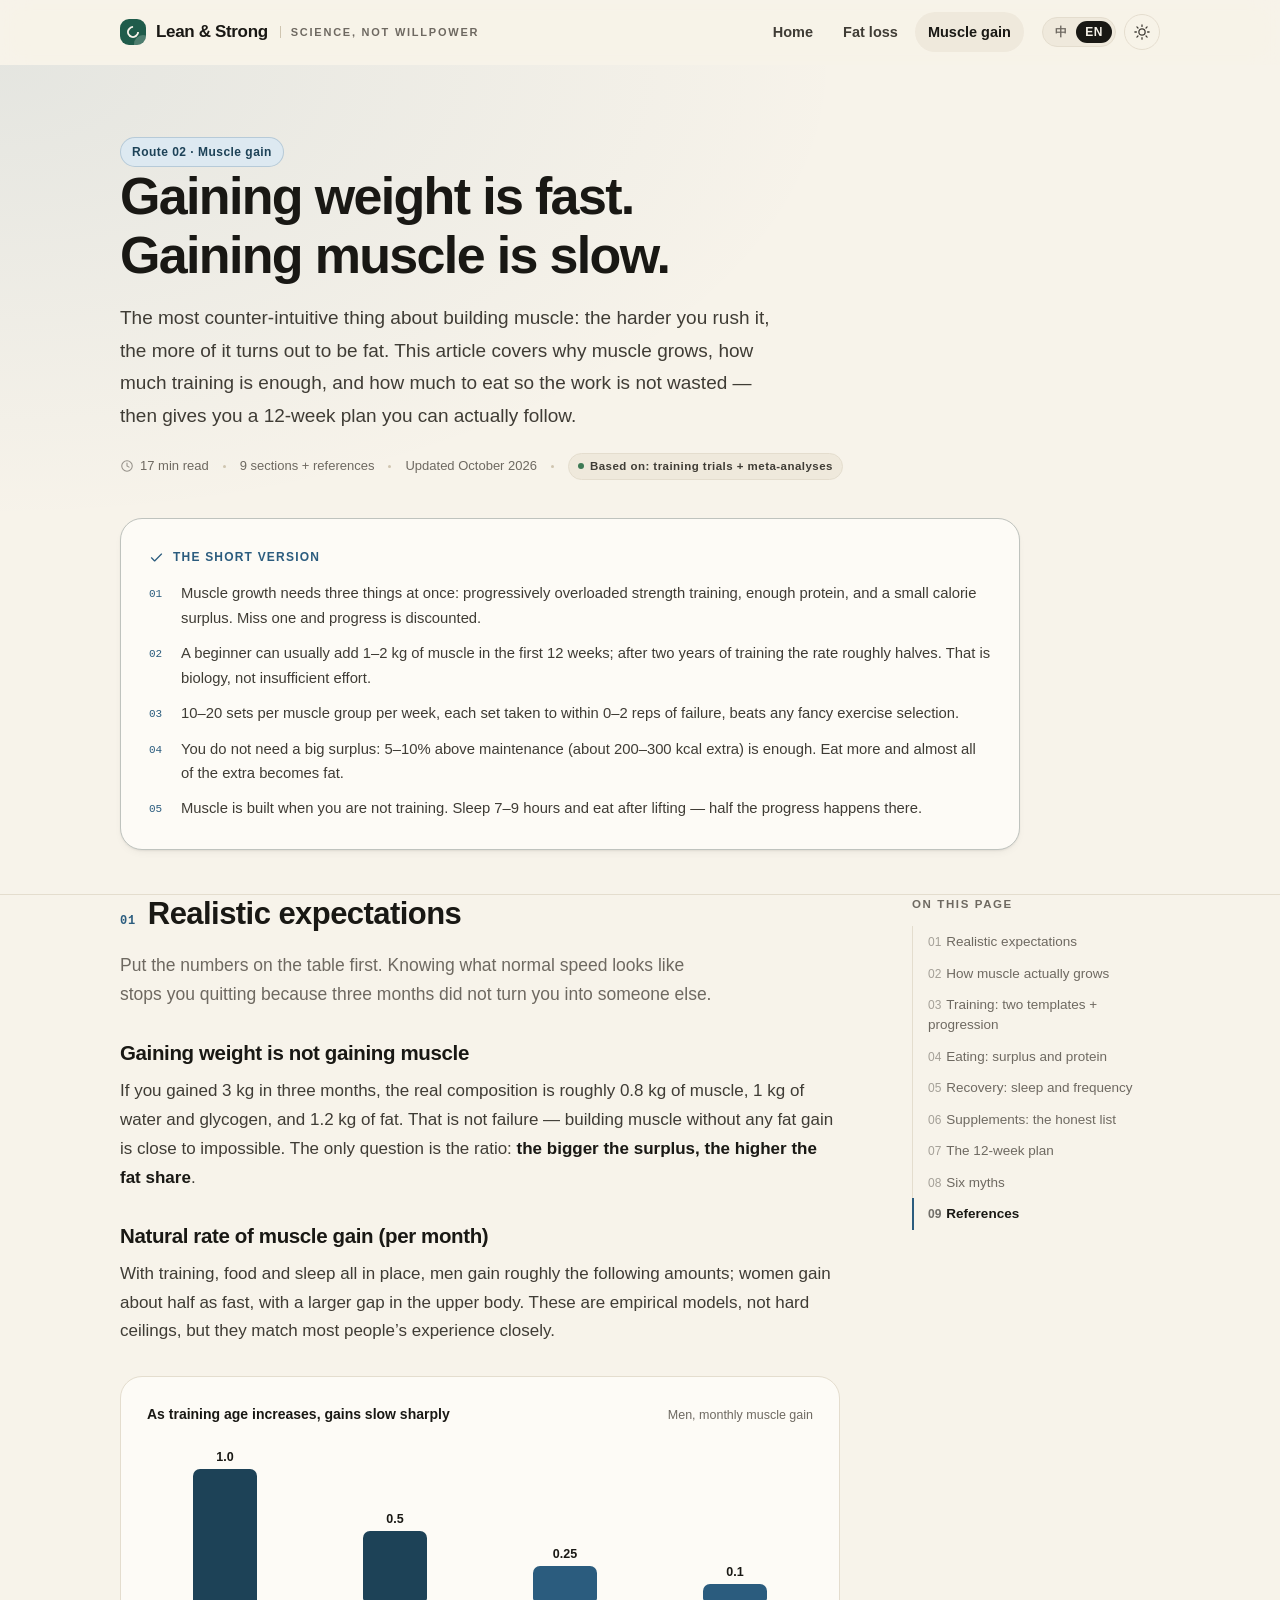
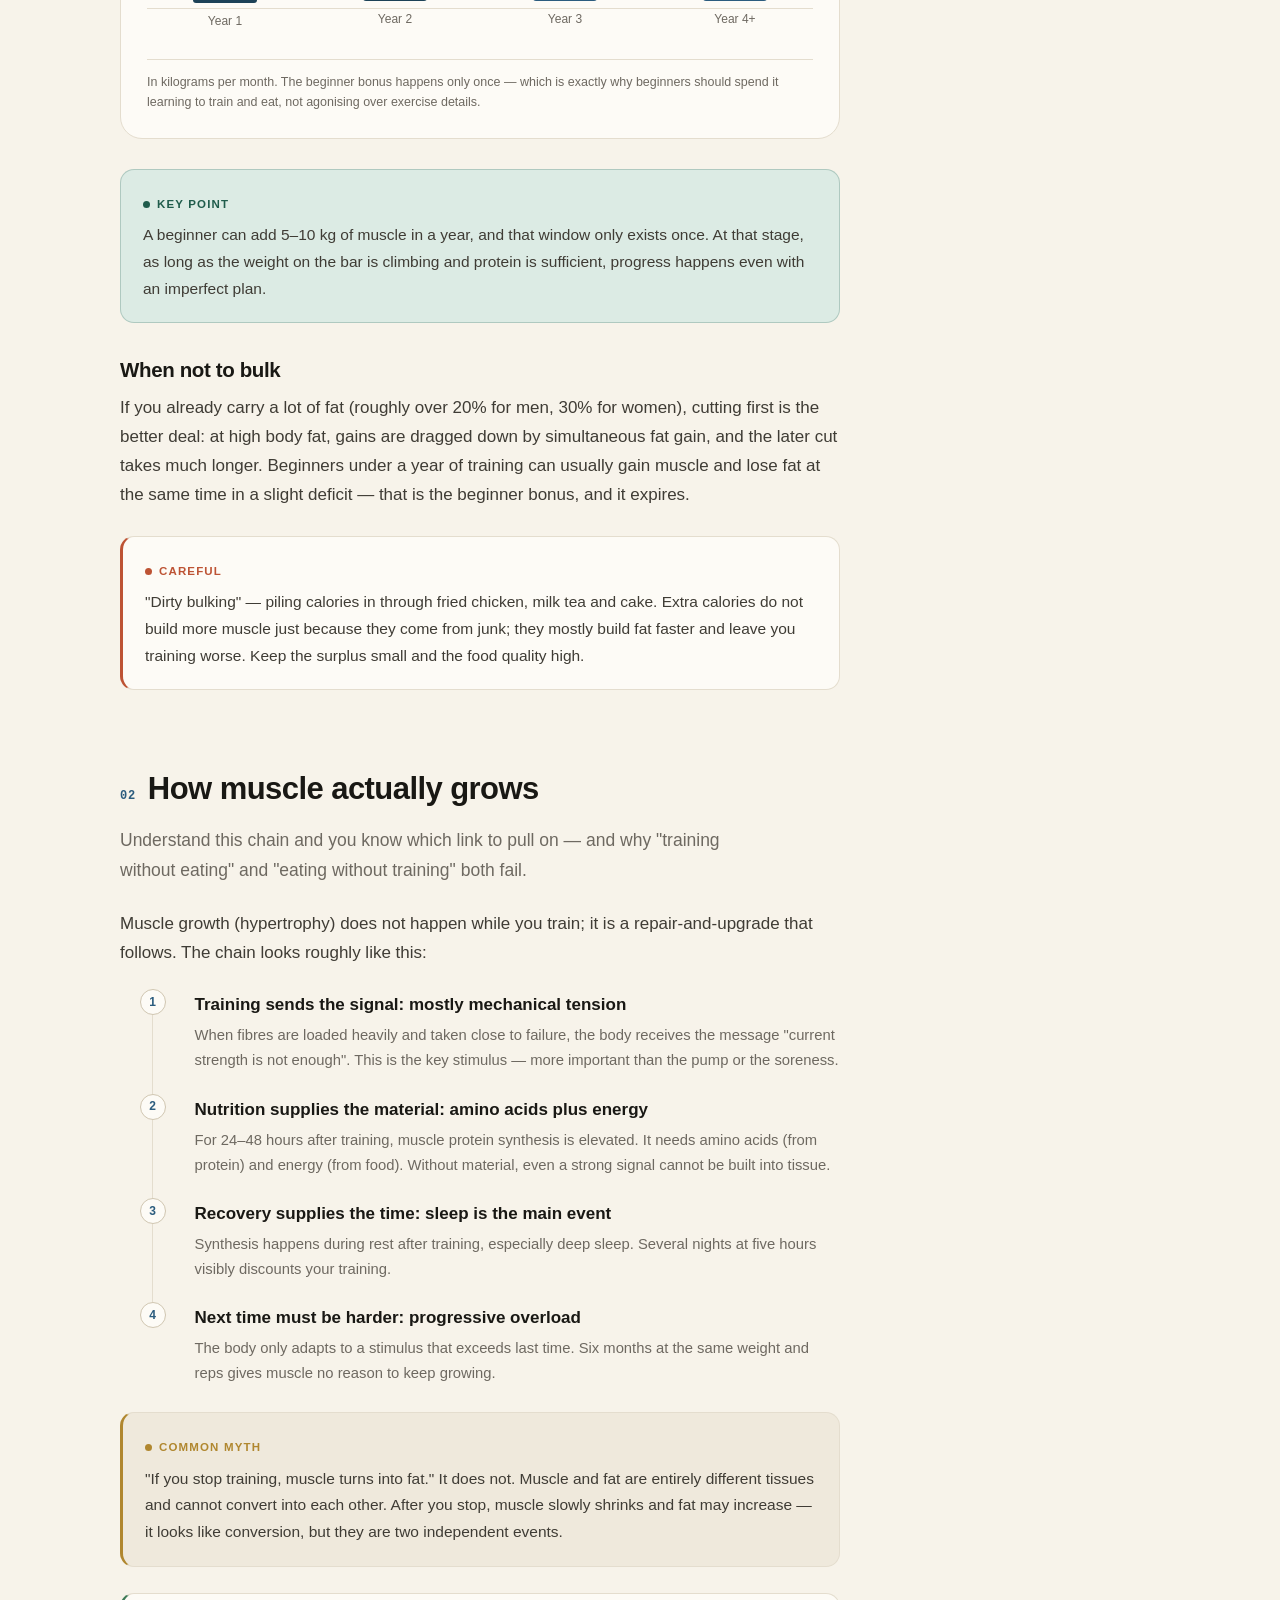
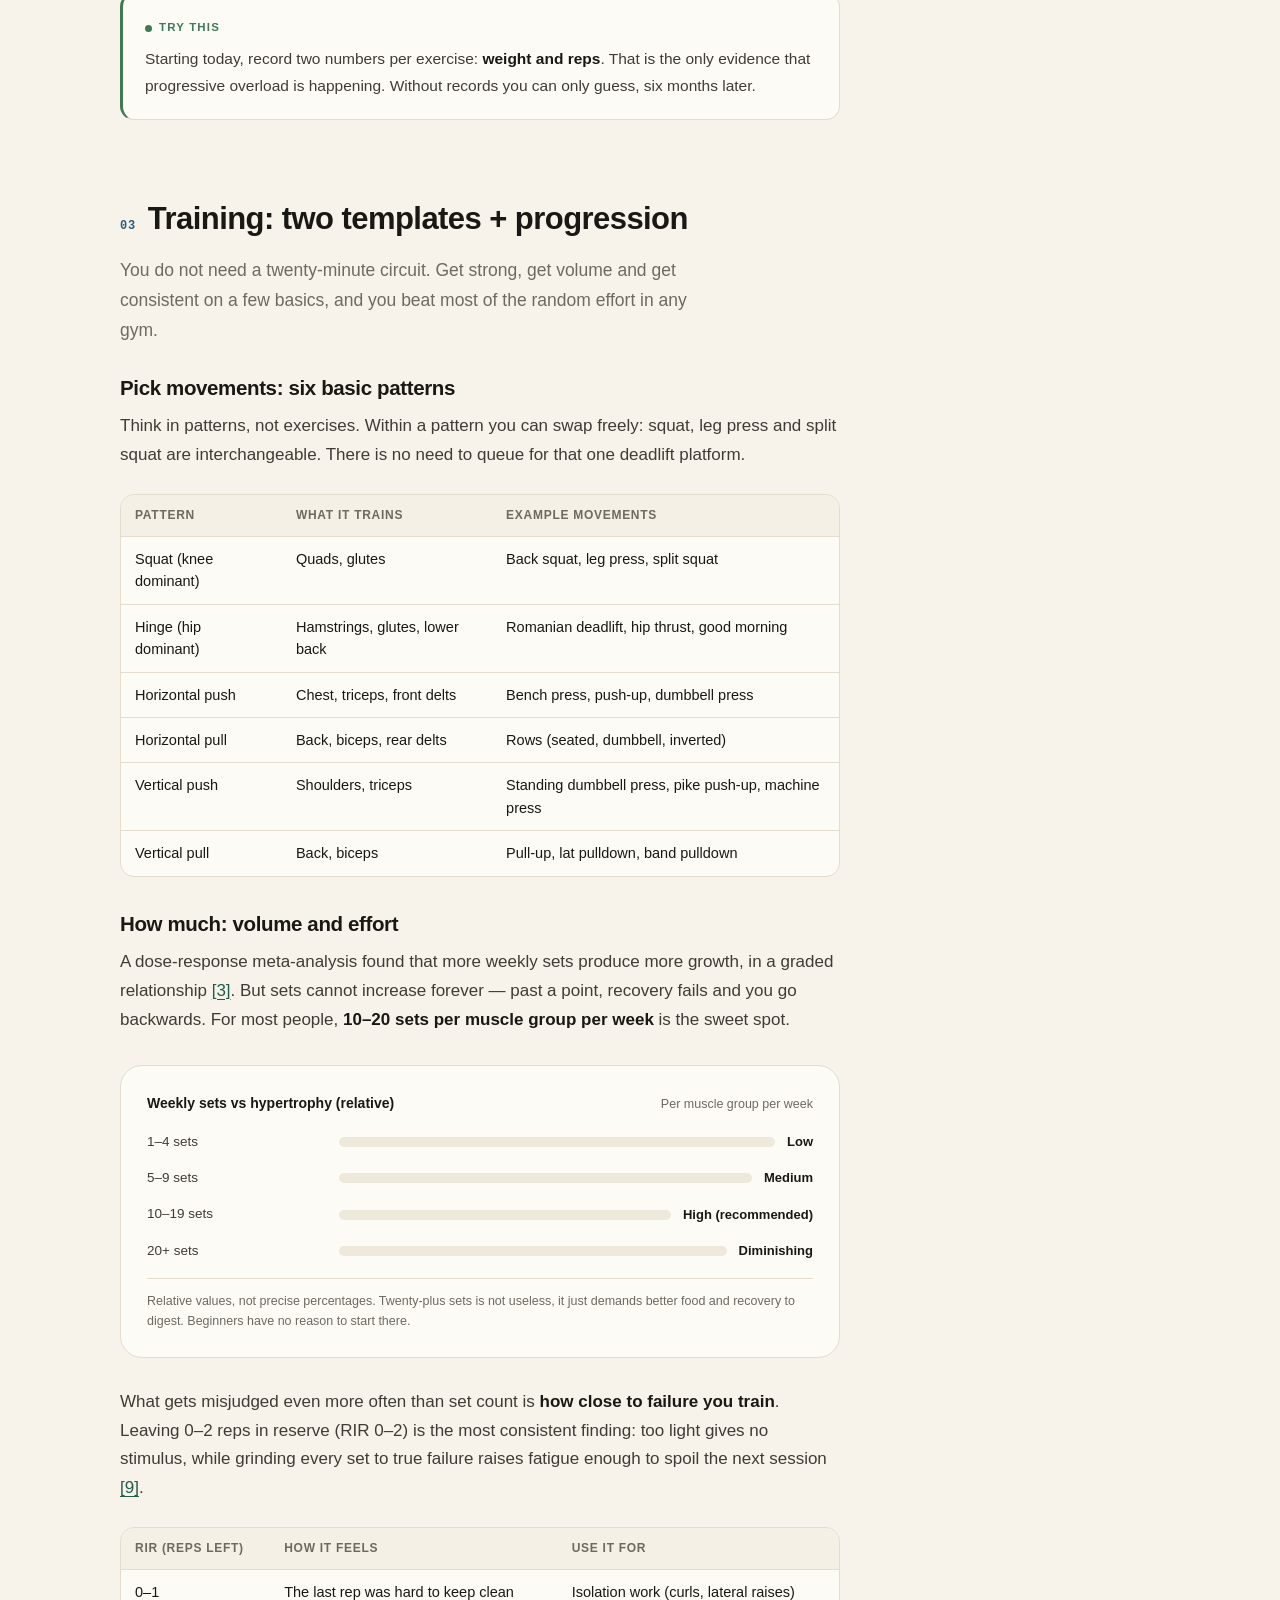
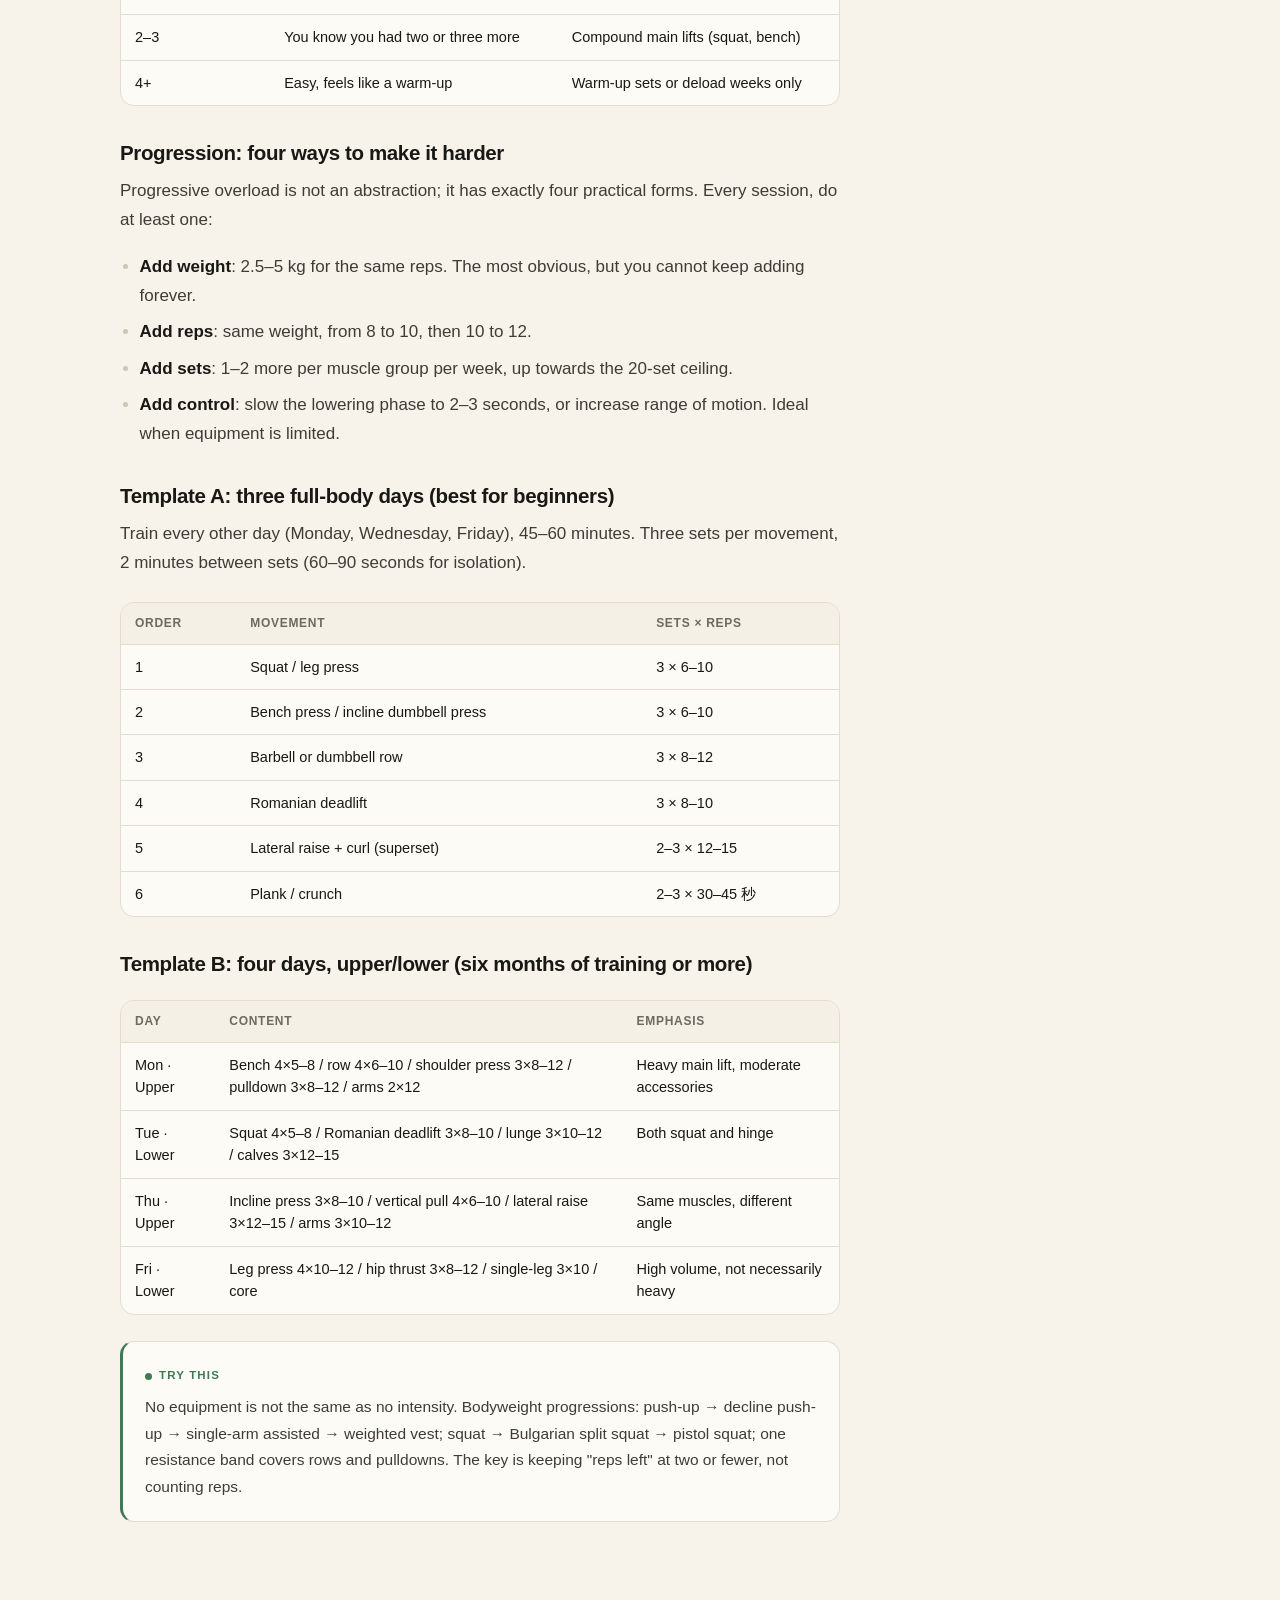
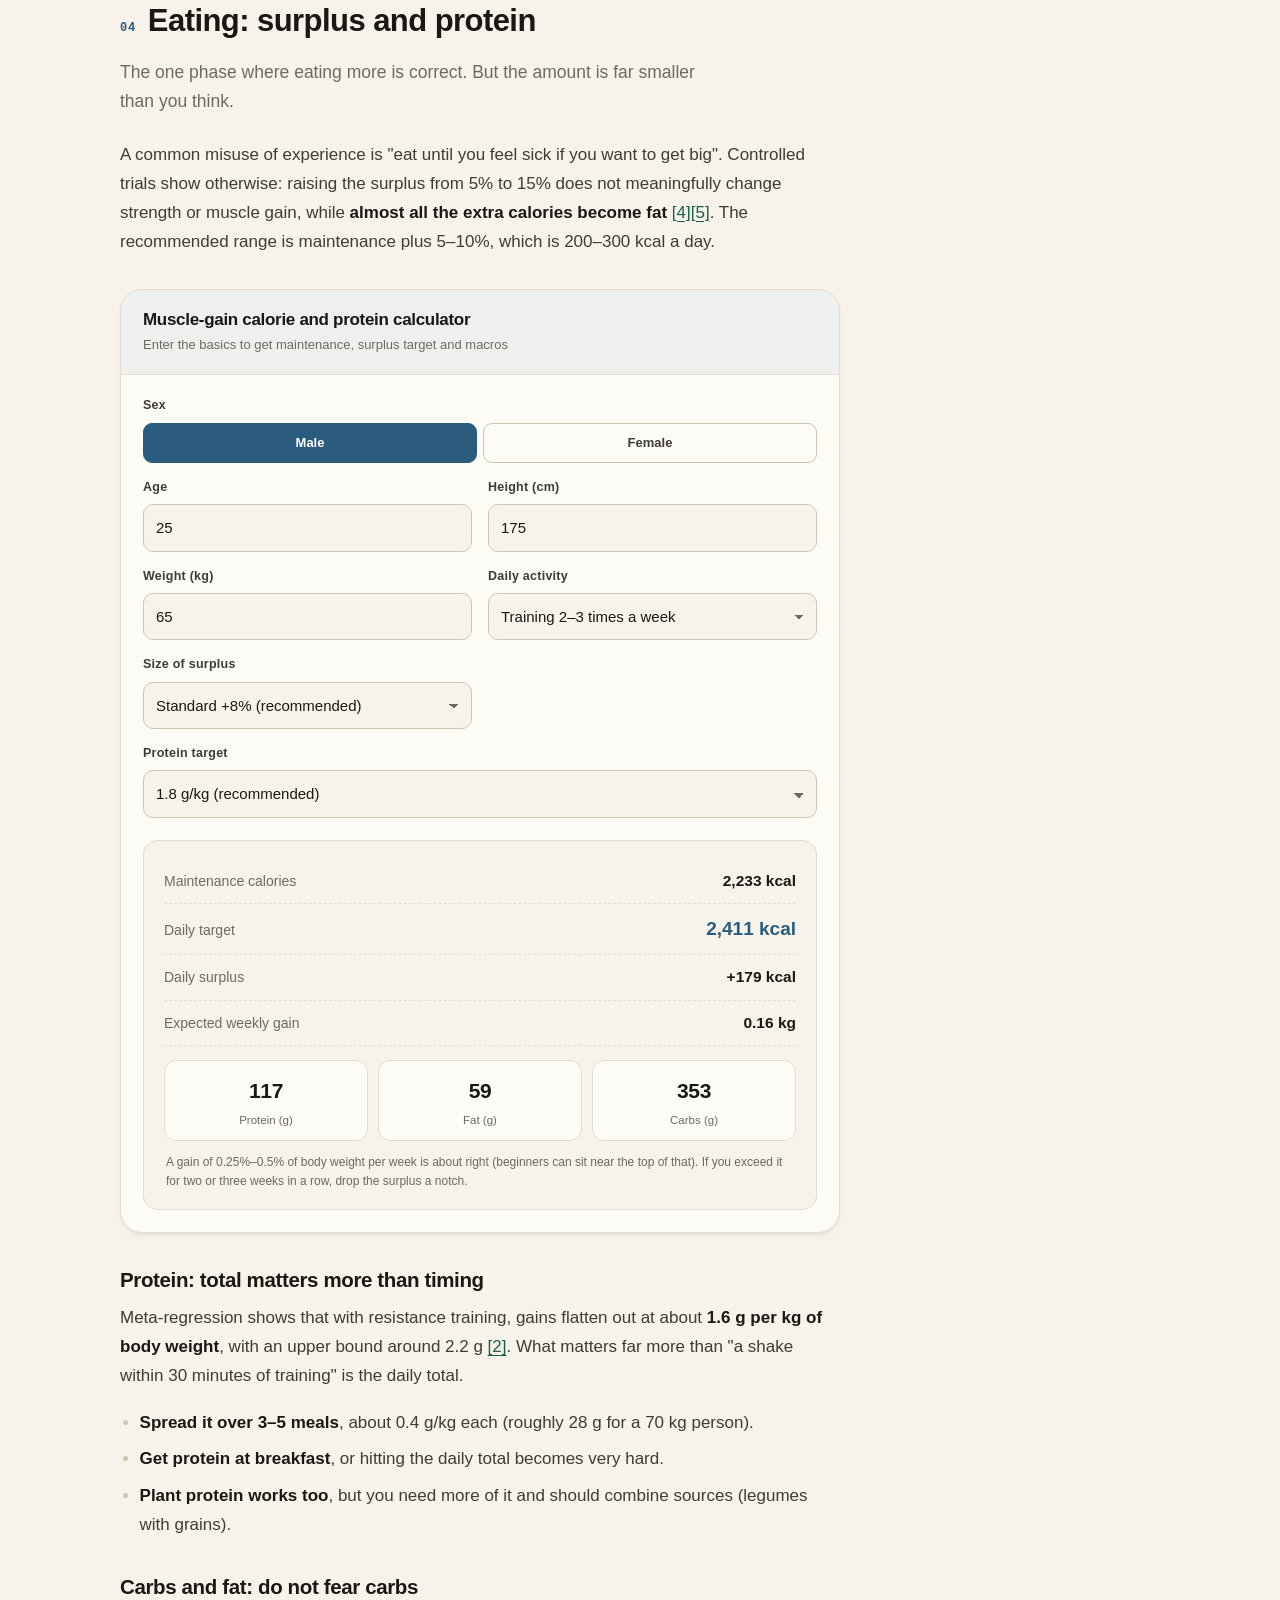
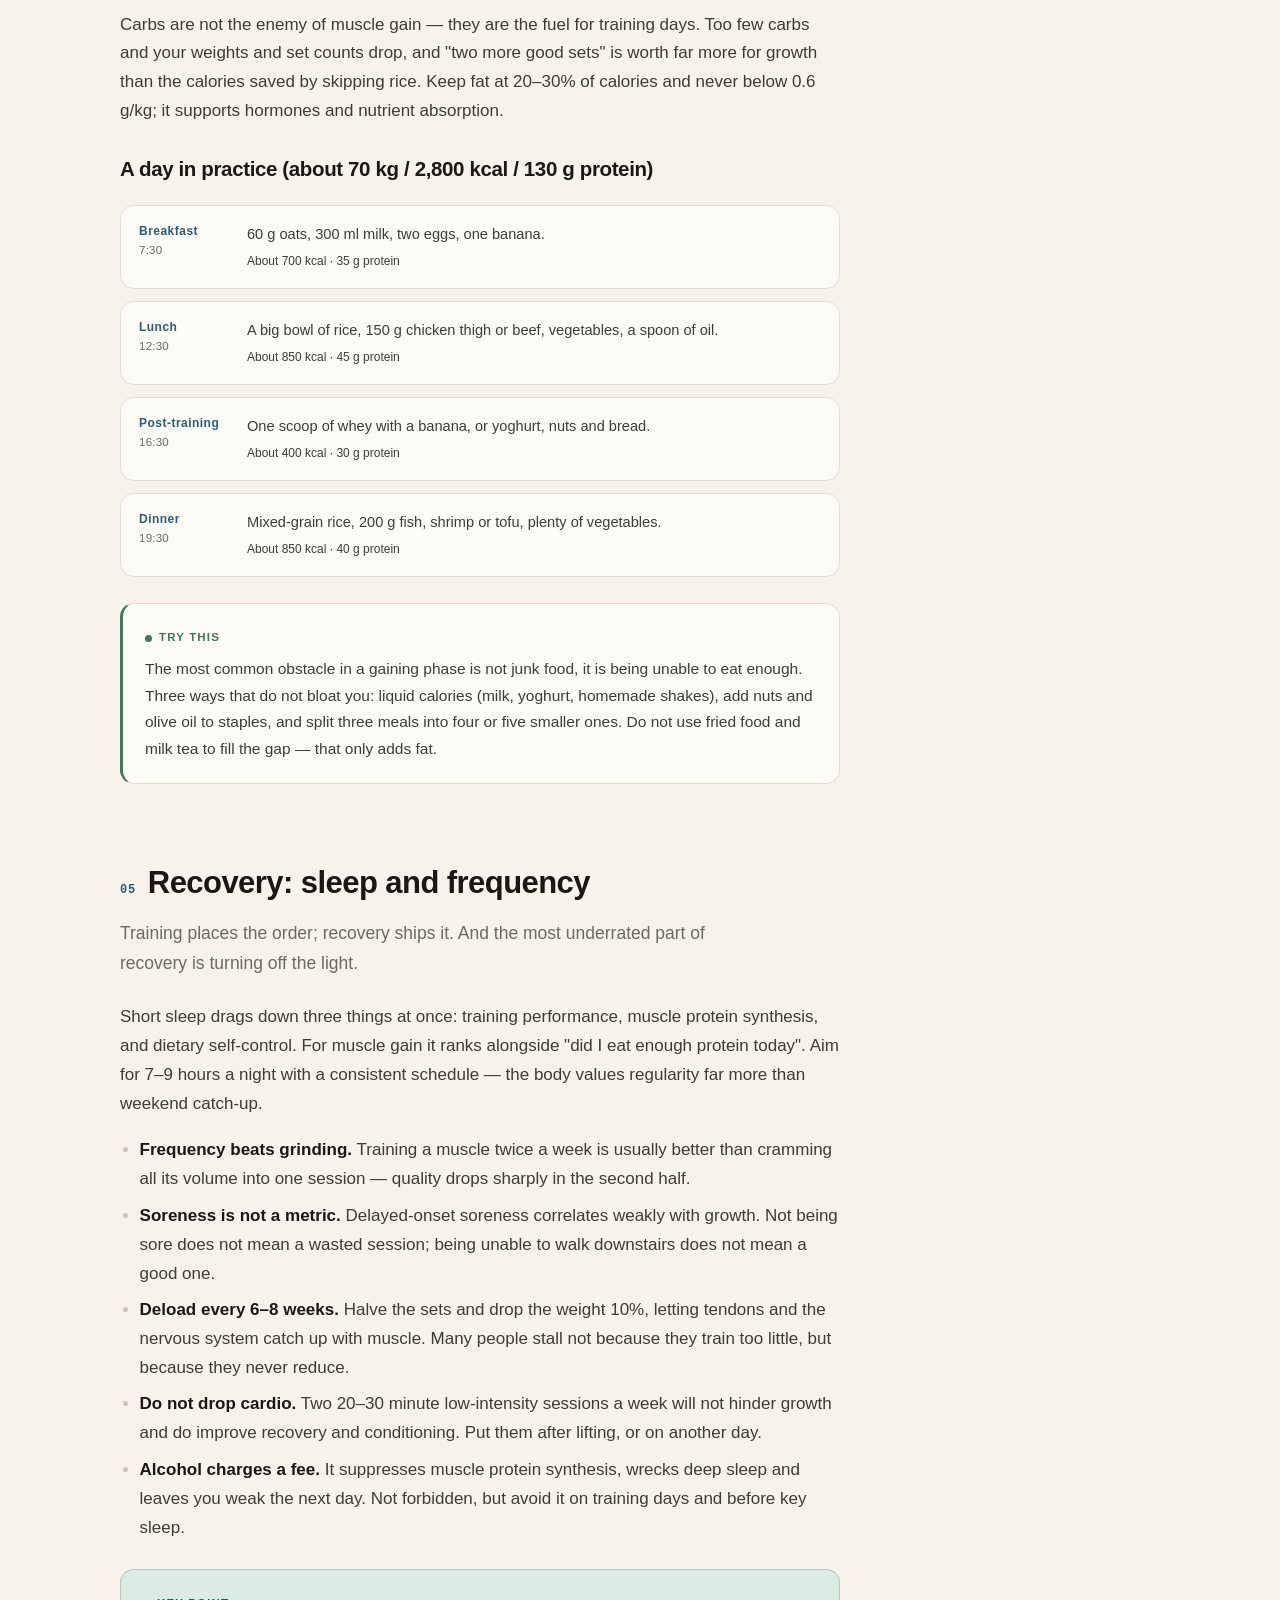
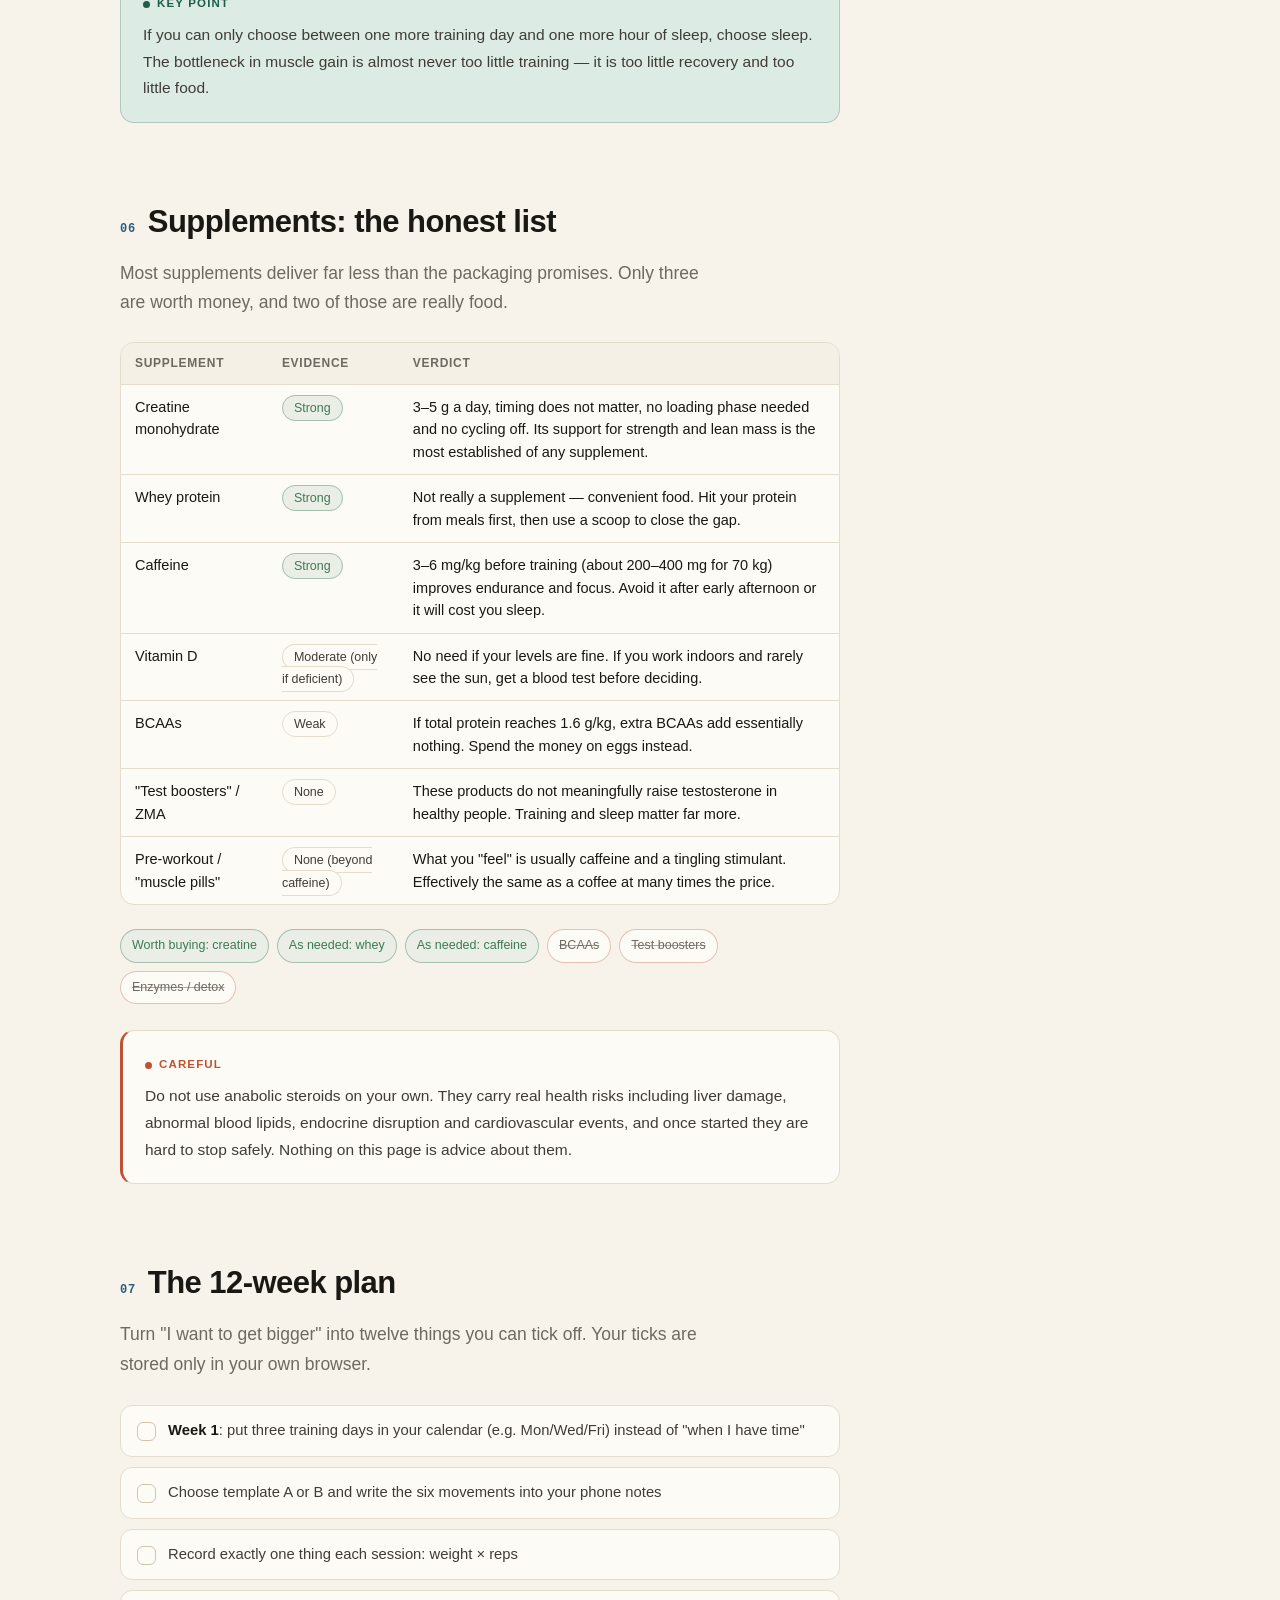
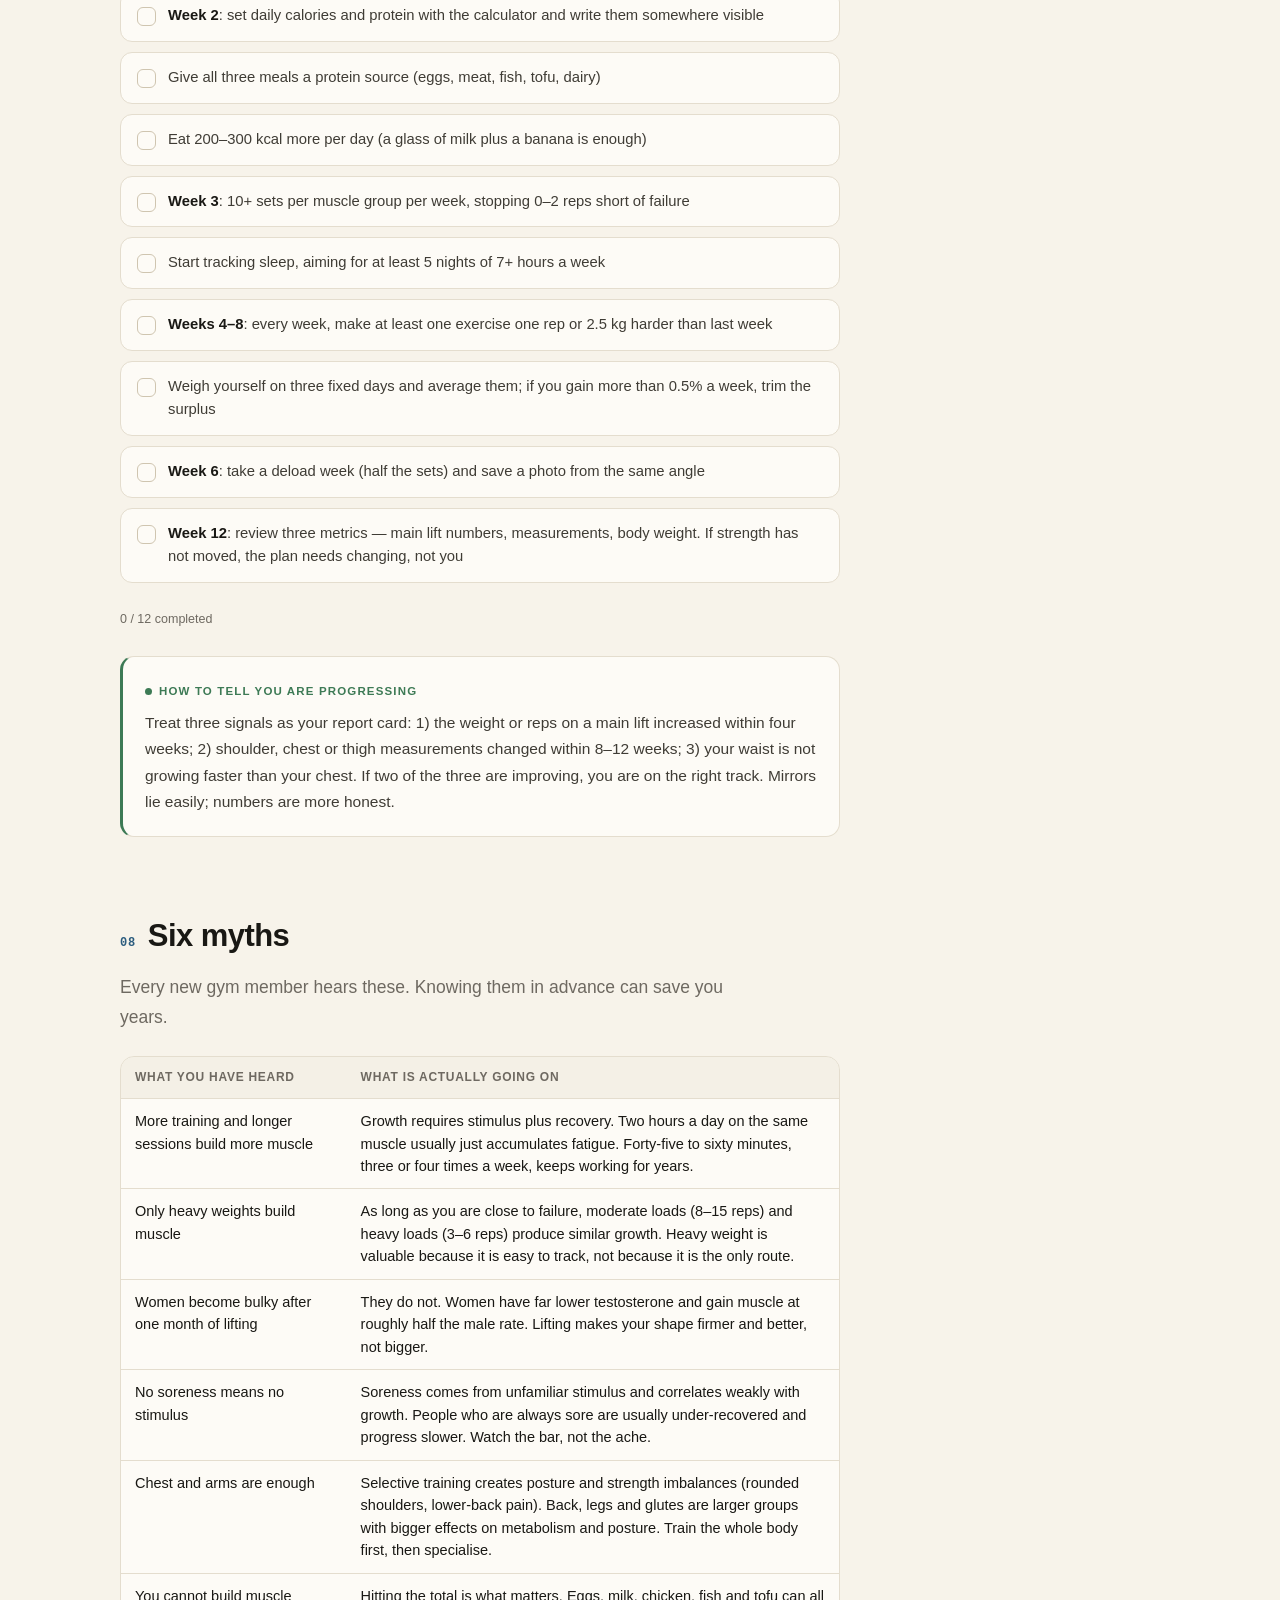
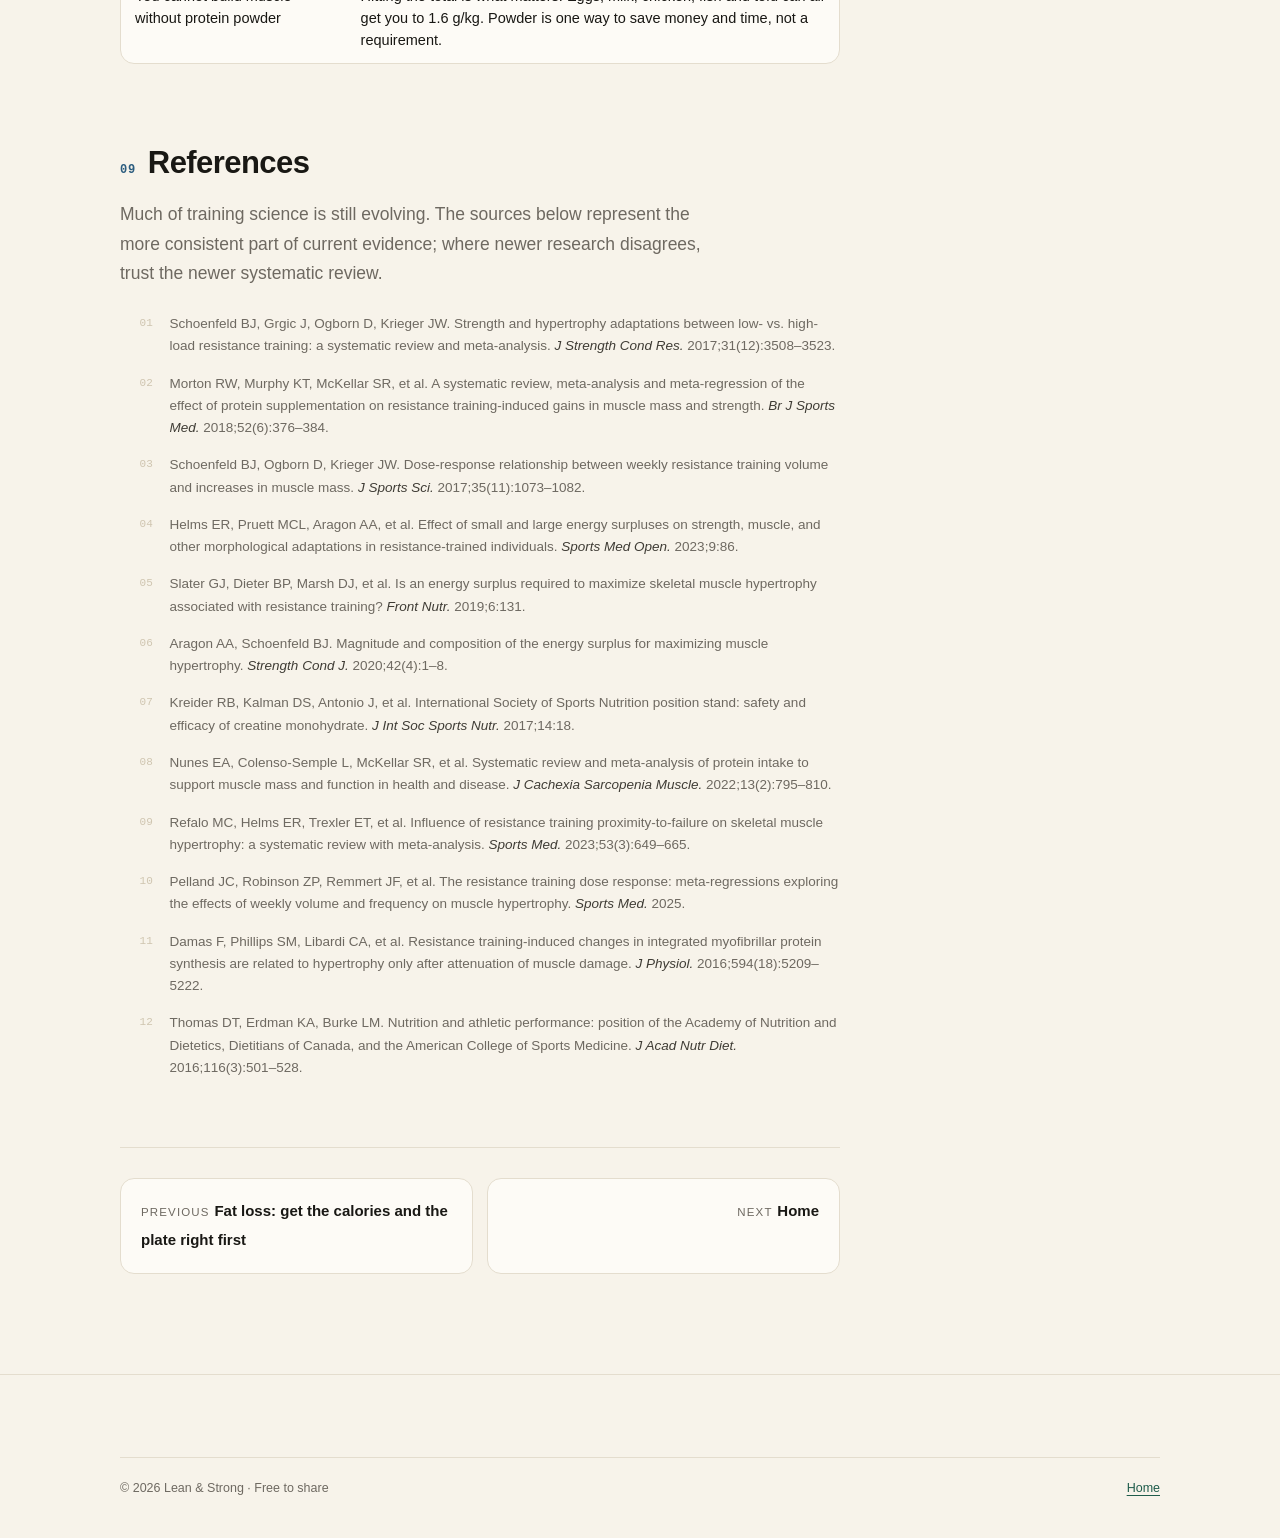
<file: muscle-gain.html>
<!DOCTYPE html>
<html lang="zh-CN" data-theme="light">
<head>
<meta charset="utf-8">
<meta name="viewport" content="width=device-width, initial-scale=1, viewport-fit=cover">
<title data-i18n="meta.muscle.title">增肌增重完全指南 · 轻与壮</title>
<meta name="description" content="增肌需要什么条件？渐进超负荷、蛋白质、热量盈余怎么落地。含两套训练模板、盈余计算器、补剂真相与 12 周计划。" data-i18n-content="meta.muscle.desc" data-zh-content="增肌需要什么条件？渐进超负荷、蛋白质、热量盈余怎么落地。含两套训练模板、盈余计算器、补剂真相与 12 周计划。">
<meta name="theme-color" content="#f7f3ea" media="(prefers-color-scheme: light)">
<script>
  (function () {
    try {
      var t = localStorage.getItem('ls-theme');
      if (t !== 'light' && t !== 'dark') {
        t = window.matchMedia && window.matchMedia('(prefers-color-scheme: dark)').matches ? 'dark' : 'light';
      }
      document.documentElement.setAttribute('data-theme', t);
    } catch (e) {}
  })();
</script>
<link rel="stylesheet" href="assets/css/style.css">
<link rel="stylesheet" href="assets/css/pages.css">
<link rel="icon" href="data:image/svg+xml,%3Csvg xmlns='http://www.w3.org/2000/svg' viewBox='0 0 32 32'%3E%3Crect width='32' height='32' rx='9' fill='%232b5c7e'/%3E%3Ccircle cx='16' cy='16' r='7' fill='none' stroke='%23f7f3ea' stroke-width='3'/%3E%3C/svg%3E">
</head>
<body data-page="muscle" class="theme-muscle">

<div class="progress" id="progress" aria-hidden="true"></div>

<header class="site-header">
  <div class="wrap header-inner">
    <a class="brand" href="index.html" aria-label="轻与壮">
      <span class="brand-mark" aria-hidden="true"></span>
      <span class="brand-name" data-i18n="brand.name">轻与壮</span>
      <span class="brand-sub" data-i18n="brand.sub">Lean &amp; Strong</span>
    </a>
    <nav class="nav" id="siteNav" aria-label="主导航">
      <a href="index.html" data-i18n="nav.home">首页</a>
      <a href="fat-loss.html" data-i18n="nav.fat">减脂减重</a>
      <a href="muscle-gain.html" class="is-active" data-i18n="nav.muscle">增肌增重</a>
    </nav>
    <div class="header-actions">
      <button class="seg" id="langToggle" type="button" data-i18n-aria="nav.langAria" data-zh-aria="切换语言" aria-label="切换语言">
        <span data-lang-label="zh" class="is-on">中</span>
        <span data-lang-label="en">EN</span>
      </button>
      <button class="icon-btn" id="themeToggle" type="button" aria-pressed="false" data-i18n-aria="nav.themeAria" data-zh-aria="切换深色模式" aria-label="切换深色模式">
        <svg class="icon-sun" viewBox="0 0 24 24" fill="none" stroke="currentColor" stroke-width="1.7" stroke-linecap="round" aria-hidden="true">
          <circle cx="12" cy="12" r="4.2"></circle>
          <path d="M12 2.5v2M12 19.5v2M2.5 12h2M19.5 12h2M5.2 5.2l1.4 1.4M17.4 17.4l1.4 1.4M18.8 5.2l-1.4 1.4M6.6 17.4l-1.4 1.4"></path>
        </svg>
        <svg class="icon-moon" viewBox="0 0 24 24" fill="none" stroke="currentColor" stroke-width="1.7" stroke-linecap="round" aria-hidden="true">
          <path d="M20 14.5A8.5 8.5 0 0 1 9.5 4a8.5 8.5 0 1 0 10.5 10.5Z"></path>
        </svg>
      </button>
      <button class="icon-btn nav-toggle" id="navToggle" type="button" aria-expanded="false" data-i18n-aria="nav.menuAria" data-zh-aria="打开菜单" aria-label="打开菜单">
        <svg viewBox="0 0 24 24" fill="none" stroke="currentColor" stroke-width="1.8" stroke-linecap="round" aria-hidden="true"><path d="M4 7h16M4 12h16M4 17h16"></path></svg>
      </button>
    </div>
  </div>
</header>

<main id="main">

<!-- ==================== 文章头部 ==================== -->
<header class="article-hero">
  <div class="wrap">
    <div class="article-hero__inner">
      <span class="chip chip--muscle" data-i18n="muscle.chip">路线 02 · 增肌增重</span>
      <h1 data-i18n="muscle.title">增重可以很快，增肌只能很慢</h1>
      <p class="lead" data-i18n="muscle.lead">
        增肌最反直觉的一点是：你越急着长，真正长出来的越是脂肪。
        这篇把「肌肉为什么会长」「练多少才够」「吃多少才不白练」讲清楚，再给你一套 12 周能照着做的方案。
      </p>

      <div class="meta-bar">
        <span class="i">
          <svg viewBox="0 0 24 24" fill="none" stroke="currentColor" stroke-width="1.8" stroke-linecap="round" aria-hidden="true"><circle cx="12" cy="12" r="9"></circle><path d="M12 7v5l3.5 2"></path></svg>
          <span data-i18n="muscle.meta.time">约 17 分钟读完</span>
        </span>
        <span class="dot"></span>
        <span class="i"><span data-i18n="muscle.meta.sections">9 节 + 参考文献</span></span>
        <span class="dot"></span>
        <span class="i"><span data-i18n="muscle.meta.updated">更新于 2026 年 10 月</span></span>
        <span class="dot"></span>
        <span class="evidence" data-i18n="muscle.meta.evidence">依据：训练对照试验 + 元分析</span>
      </div>

      <div class="takeaways">
        <div class="takeaways__head">
          <svg viewBox="0 0 24 24" width="15" height="15" fill="none" stroke="currentColor" stroke-width="2" stroke-linecap="round" stroke-linejoin="round" aria-hidden="true"><path d="M4 12.5 9 17.5 20 6.5"></path></svg>
          <span data-i18n="muscle.takeaways.title">先看结论</span>
        </div>
        <ul>
          <li><span class="n">01</span><span data-i18n="muscle.tk1">增肌需要三件事同时发生：渐进超负荷的力量训练、足够的蛋白质、轻微的热量盈余。少一件，进度就会打折。</span></li>
          <li><span class="n">02</span><span data-i18n="muscle.tk2">新手前 12 周通常能增 1–2 公斤肌肉；训练两年后速率大约减半。这是生理速度，不是「练得不够狠」。</span></li>
          <li><span class="n">03</span><span data-i18n="muscle.tk3">每个肌群每周 10–20 组，每组练到「还能再做 0–2 次」的程度，比任何花哨动作都有效。</span></li>
          <li><span class="n">04</span><span data-i18n="muscle.tk4">盈余不用大：比维持热量高 5–10%（约多 200–300 千卡）就够。吃太多，多出来的几乎都进脂肪。</span></li>
          <li><span class="n">05</span><span data-i18n="muscle.tk5">肌肉是在你不训练的时候长的。睡 7–9 小时、练后吃饱，进步的一半发生在这段时间。</span></li>
        </ul>
      </div>
    </div>
  </div>
</header>

<!-- ==================== 正文 ==================== -->
<div class="wrap">
  <div class="article-layout">

    <aside class="toc" aria-label="本页目录">
      <div class="toc__title" data-i18n="common.toc">本页目录</div>
      <ol>
        <li><a href="#expect"><span class="num">01</span><span data-i18n="muscle.toc.1">现实预期：一年能长多少</span></a></li>
        <li><a href="#how"><span class="num">02</span><span data-i18n="muscle.toc.2">肌肉是怎么长出来的</span></a></li>
        <li><a href="#training"><span class="num">03</span><span data-i18n="muscle.toc.3">练：两套模板 + 加量规则</span></a></li>
        <li><a href="#eat"><span class="num">04</span><span data-i18n="muscle.toc.4">吃：盈余与蛋白质</span></a></li>
        <li><a href="#recovery"><span class="num">05</span><span data-i18n="muscle.toc.5">恢复：睡眠与频率</span></a></li>
        <li><a href="#supplements"><span class="num">06</span><span data-i18n="muscle.toc.6">补剂：诚实清单</span></a></li>
        <li><a href="#plan"><span class="num">07</span><span data-i18n="muscle.toc.7">12 周计划</span></a></li>
        <li><a href="#myths"><span class="num">08</span><span data-i18n="muscle.toc.8">六个误区</span></a></li>
        <li><a href="#refs"><span class="num">09</span><span data-i18n="muscle.toc.9">参考资料</span></a></li>
      </ol>
    </aside>

    <article class="prose">

      <!-- 01 -->
      <section id="expect">
        <h2><span class="h2num">01</span><span data-i18n="muscle.s1.h">现实预期：一年能长多少</span></h2>
        <p class="section-lede" data-i18n="muscle.s1.lede">先把数字摆在桌面上。知道「正常速度」是多少，你就不会因为三个月没变成另一个人而放弃。</p>

        <h3 data-i18n="muscle.s1.h3a">增重 ≠ 增肌</h3>
        <p data-i18n="muscle.s1.p1">
          如果你在三个月里重了 3 公斤，真实构成大概是：0.8 公斤肌肉、1 公斤水分与糖原、1.2 公斤脂肪。
          这不是失败——增肌几乎不可能完全不增脂。问题只在于比例：<strong>盈余越大，脂肪的占比越高</strong>。
        </p>

        <h3 data-i18n="muscle.s1.h3b">自然训练的增肌速度（每月）</h3>
        <p data-i18n="muscle.s1.p2">
          在训练、吃、睡都到位的前提下，男性大致的肌肉增长速度如下；女性的速度大约是男性的一半，
          上半身差异更明显。这些数字是经验模型，不是硬上限，但很接近大多数人的真实体验。
        </p>

        <figure class="figure chart" data-reveal>
          <div class="figure__head">
            <span class="figure__title" data-i18n="muscle.s1.fig.title">随着训练年限增长，增肌速度明显下降</span>
            <span class="figure__note" data-i18n="muscle.s1.fig.note">男性，每月肌肉增量</span>
          </div>
          <div class="barchart" role="img" aria-label="柱状图：第一年每月约 1 公斤，第二年约 0.5 公斤，第三年约 0.25 公斤，第四年起约 0.1 公斤">
            <div class="bar-col is-hot">
              <div class="bar" style="--v:1"><span class="bar__value">1.0</span></div>
              <div class="bar__label" data-i18n="muscle.s1.fig.b1">第 1 年</div>
            </div>
            <div class="bar-col is-hot">
              <div class="bar" style="--v:0.5"><span class="bar__value">0.5</span></div>
              <div class="bar__label" data-i18n="muscle.s1.fig.b2">第 2 年</div>
            </div>
            <div class="bar-col">
              <div class="bar" style="--v:0.25"><span class="bar__value">0.25</span></div>
              <div class="bar__label" data-i18n="muscle.s1.fig.b3">第 3 年</div>
            </div>
            <div class="bar-col">
              <div class="bar" style="--v:0.12"><span class="bar__value">0.1</span></div>
              <div class="bar__label" data-i18n="muscle.s1.fig.b4">第 4 年起</div>
            </div>
          </div>
          <figcaption data-i18n="muscle.s1.fig.cap">
            单位为公斤/月。新手期的「红利」只有一次——这也是为什么新手最该抓紧把训练和吃法学会。
          </figcaption>
        </figure>

        <div class="callout callout--key">
          <div class="callout__label" data-i18n="common.key">关键结论</div>
          <p data-i18n="muscle.s1.key">
            新手一年能长 5–10 公斤肌肉，是「一次性」的窗口。这个阶段哪怕方案不完美，只要重量在涨、蛋白够吃，
            进步也会发生。别把新手期浪费在纠结动作细节上。
          </p>
        </div>

        <h3 data-i18n="muscle.s1.h3c">什么时候不该直接增肌</h3>
        <p data-i18n="muscle.s1.p3">
          如果你体脂已经偏高（男性约 20% 以上、女性 30% 以上），先减脂更划算：
          体脂高时，增肌的效率会被脂肪同步增长拖累，而且之后减脂要减更久。
          训练不到一年的新手，通常可以在「轻微赤字」下同时增肌减脂——这叫新手红利，但它有期限。
        </p>

        <div class="callout callout--warn">
          <div class="callout__label" data-i18n="common.warn">别做的事</div>
          <p data-i18n="muscle.s1.warn">
            「脏增重」——靠炸鸡、奶茶、蛋糕把热量堆上去。多出来的热量并不会因为来源是垃圾食品就更多长肌肉，
            只会让脂肪长得更快、训练状态更差。盈余要小，食物质量要高。
          </p>
        </div>
      </section>

      <!-- 02 -->
      <section id="how">
        <h2><span class="h2num">02</span><span data-i18n="muscle.s2.h">肌肉是怎么长出来的</span></h2>
        <p class="section-lede" data-i18n="muscle.s2.lede">理解这条链路，你就知道该在哪一环用力，以及为什么「只练不吃」和「只吃不练」都没用。</p>

        <p data-i18n="muscle.s2.p1">
          肌肉生长（肥大）不是「练的时候长」，而是训练之后身体的一次修复升级。整个过程大致是这样：
        </p>

        <ol class="steps">
          <li>
            <strong data-i18n="muscle.s2.st1t">训练给信号：机械张力为主</strong>
            <p data-i18n="muscle.s2.st1d">当肌纤维在较大负荷下被拉紧、并且接近力竭时，身体会收到「现在的力量不够用」的信号。这是最重要的刺激，比「泵感」和「酸痛」都更关键。</p>
          </li>
          <li>
            <strong data-i18n="muscle.s2.st2t">营养给原料：氨基酸 + 能量</strong>
            <p data-i18n="muscle.s2.st2d">训练后 24–48 小时内，肌肉的蛋白质合成率会升高。这个过程需要氨基酸（来自蛋白质）和能量（来自食物）。原料不够，信号再强也修不起来。</p>
          </li>
          <li>
            <strong data-i18n="muscle.s2.st3t">恢复给时间：睡眠是主战场</strong>
            <p data-i18n="muscle.s2.st3d">合成主要发生在训练之后的休息期，尤其是深睡眠。连着几天睡 5 小时，训练效果会明显打折。</p>
          </li>
          <li>
            <strong data-i18n="muscle.s2.st4t">下一次更难：渐进超负荷</strong>
            <p data-i18n="muscle.s2.st4d">身体只会适应「超过上次」的刺激。如果半年都用同样的重量、同样的次数，肌肉没有理由继续长大。</p>
          </li>
        </ol>

        <div class="callout callout--myth">
          <div class="callout__label" data-i18n="common.myth">常见误解</div>
          <p data-i18n="muscle.s2.myth">
            「不练了肌肉会变成脂肪。」——不会。肌肉和脂肪是两种完全不同的组织，不能互相转换。
            停练后肌肉会慢慢萎缩、脂肪可能增加，看起来像「变成了脂肪」，其实是两件独立发生的事。
          </p>
        </div>

        <div class="callout callout--tip">
          <div class="callout__label" data-i18n="common.tip">马上能做</div>
          <p data-i18n="muscle.s2.tip">
            从今天起记录两组数字：每个动作的<strong>重量和次数</strong>。
            这是唯一能证明「渐进超负荷在发生」的证据。没有记录，你只能在半年后凭感觉猜。
          </p>
        </div>
      </section>

      <!-- 03 -->
      <section id="training">
        <h2><span class="h2num">03</span><span data-i18n="muscle.s3.h">练：两套模板 + 加量规则</span></h2>
        <p class="section-lede" data-i18n="muscle.s3.lede">你不需要二十分钟的花式组合。把几个基本动作练重、练多、练够，就赢了大部分健身房里的随机努力。</p>

        <h3 data-i18n="muscle.s3.h3a">先选动作：六个基本模式</h3>
        <p data-i18n="muscle.s3.p1">
          把训练想成「模式」而不是「动作」。同一个模式里，深蹲、腿举、保加利亚分腿蹲可以互换；
          没必要非要排队等那个硬拉架。
        </p>
        <div class="table-wrap">
          <table>
            <thead>
              <tr>
                <th data-i18n="muscle.s3.pat.h1">动作模式</th>
                <th data-i18n="muscle.s3.pat.h2">练到哪</th>
                <th data-i18n="muscle.s3.pat.h3">可选的动作例子</th>
              </tr>
            </thead>
            <tbody>
              <tr><td data-i18n="muscle.s3.pat.r1c1">蹲（膝主导）</td><td data-i18n="muscle.s3.pat.r1c2">腿前侧、臀部</td><td data-i18n="muscle.s3.pat.r1c3">深蹲、腿举、分腿蹲</td></tr>
              <tr><td data-i18n="muscle.s3.pat.r2c1">髂铰链（髂主导）</td><td data-i18n="muscle.s3.pat.r2c2">腿后侧、臀、下背</td><td data-i18n="muscle.s3.pat.r2c3">罗马尼亚硬拉、臀桥、骨盆前倾</td></tr>
              <tr><td data-i18n="muscle.s3.pat.r3c1">水平推</td><td data-i18n="muscle.s3.pat.r3c2">胸、三头、前肩</td><td data-i18n="muscle.s3.pat.r3c3">卧推、俯卧撑、哑铃推</td></tr>
              <tr><td data-i18n="muscle.s3.pat.r4c1">水平拉</td><td data-i18n="muscle.s3.pat.r4c2">背、二头、后肩</td><td data-i18n="muscle.s3.pat.r4c3">划船（坐姿/哑铃/反向飞鸟）</td></tr>
              <tr><td data-i18n="muscle.s3.pat.r5c1">垂直推</td><td data-i18n="muscle.s3.pat.r5c2">肩、三头</td><td data-i18n="muscle.s3.pat.r5c3">站姿哑铃推、派克推、器械推</td></tr>
              <tr><td data-i18n="muscle.s3.pat.r6c1">垂直拉</td><td data-i18n="muscle.s3.pat.r6c2">背、二头</td><td data-i18n="muscle.s3.pat.r6c3">引体向上、高位下拉、弹力带下拉</td></tr>
            </tbody>
          </table>
        </div>

        <h3 data-i18n="muscle.s3.h3b">练多少：容量与强度</h3>
        <p data-i18n="muscle.s3.p2">
          一项剂量-反应元分析发现：每周组数越多，肌肉增长越多，且呈现「逐渐加成」的关系<a href="#refs">[3]</a>。
          但组数不能无限加——超过一定量后，恢复跟不上，反而倒退。对大多数人，每个肌群<strong>每周 10–20 组</strong>是甜蜜区。
        </p>

        <figure class="figure chart" data-reveal>
          <div class="figure__head">
            <span class="figure__title" data-i18n="muscle.s3.fig.title">每周组数与增肌效果（相对示意）</span>
            <span class="figure__note" data-i18n="muscle.s3.fig.note">每个肌群 / 周</span>
          </div>
          <div class="hbars">
            <div class="hbar-row">
              <span class="hbar-row__label" data-i18n="muscle.s3.fig.l1">1–4 组</span>
              <span class="hbar-track"><span class="hbar-fill" style="--v:45%"></span></span>
              <span class="hbar-row__value" data-i18n="muscle.s3.fig.v1">少</span>
            </div>
            <div class="hbar-row">
              <span class="hbar-row__label" data-i18n="muscle.s3.fig.l2">5–9 组</span>
              <span class="hbar-track"><span class="hbar-fill" style="--v:72%"></span></span>
              <span class="hbar-row__value" data-i18n="muscle.s3.fig.v2">中</span>
            </div>
            <div class="hbar-row">
              <span class="hbar-row__label" data-i18n="muscle.s3.fig.l3">10–19 组</span>
              <span class="hbar-track"><span class="hbar-fill" style="--v:100%"></span></span>
              <span class="hbar-row__value" data-i18n="muscle.s3.fig.v3">多（推荐）</span>
            </div>
            <div class="hbar-row">
              <span class="hbar-row__label" data-i18n="muscle.s3.fig.l4">20 组以上</span>
              <span class="hbar-track"><span class="hbar-fill" style="--v:88%"></span></span>
              <span class="hbar-row__value" data-i18n="muscle.s3.fig.v4">收益递减</span>
            </div>
          </div>
          <figcaption data-i18n="muscle.s3.fig.cap">
            相对值，不精确到百分比。20 组以上并非无效，而是需要更好的饮食与恢复才能消化；新手没必要从那里开始。
          </figcaption>
        </figure>

        <p data-i18n="muscle.s3.p3">
          比组数更容易被搞错的，是<strong>离力竭还有多远</strong>。每组都留 0–2 次的余力（RIR 0–2），
          是目前证据最一致的做法：练得太轻没刺激，每组都硬推到力竭则会大幅拉高疲劳，影响下一次训练<a href="#refs">[9]</a>。
        </p>

        <div class="table-wrap">
          <table>
            <thead>
              <tr>
                <th data-i18n="muscle.s3.rir.h1">RIR（还能再做几次）</th>
                <th data-i18n="muscle.s3.rir.h2">感觉</th>
                <th data-i18n="muscle.s3.rir.h3">适合</th>
              </tr>
            </thead>
            <tbody>
              <tr><td class="num">0–1</td><td data-i18n="muscle.s3.rir.r1c2">最后一个已经很难保持动作标准</td><td data-i18n="muscle.s3.rir.r1c3">孤立动作（弯举、侧平举）</td></tr>
              <tr><td class="num">2–3</td><td data-i18n="muscle.s3.rir.r2c2">明确知道自己还能再做两三次</td><td data-i18n="muscle.s3.rir.r2c3">复合动作主项（深蹲、卧推）</td></tr>
              <tr><td class="num">4+</td><td data-i18n="muscle.s3.rir.r3c2">很轻松，像热身</td><td data-i18n="muscle.s3.rir.r3c3">仅限热身组或减量周</td></tr>
            </tbody>
          </table>
        </div>

        <h3 data-i18n="muscle.s3.h3c">加量规则：四种「更难」的方式</h3>
        <p data-i18n="muscle.s3.p4">渐进超负荷不是一个抽象词，它只有四种落地方式。每次训练，至少做到其中一种：</p>
        <ul>
          <li data-i18n="muscle.s3.li1"><strong>加重量</strong>：同样次数下多 2.5–5 公斤。最直观，但不可能一直加。</li>
          <li data-i18n="muscle.s3.li2"><strong>加次数</strong>：同样重量，从 8 次做到 10 次、再从 10 次做到 12 次。</li>
          <li data-i18n="muscle.s3.li3"><strong>加组数</strong>：每肌群每周多加 1–2 组，直到接近 20 组上限。</li>
          <li data-i18n="muscle.s3.li4"><strong>加控制</strong>：放慢下放速度（2–3 秒）、加大动作幅度。适合器械有限的时候。</li>
        </ul>

        <h3 data-i18n="muscle.s3.h3d">模板 A：一周三天全身（新手首选）</h3>
        <p data-i18n="muscle.s3.p5">隔天练一次（如周一/三/五），每次 45–60 分钟。每个动作 3 组，组间休息 2 分钟（孤立动作 60–90 秒）。</p>
        <div class="table-wrap">
          <table>
            <thead>
              <tr>
                <th data-i18n="muscle.s3.tplA.h1">顺序</th>
                <th data-i18n="muscle.s3.tplA.h2">动作</th>
                <th data-i18n="muscle.s3.tplA.h3">组 × 次</th>
              </tr>
            </thead>
            <tbody>
              <tr><td class="num">1</td><td data-i18n="muscle.s3.tplA.r1">深蹲 / 腿举</td><td class="num">3 × 6–10</td></tr>
              <tr><td class="num">2</td><td data-i18n="muscle.s3.tplA.r2">卧推 / 上斜哑铃推</td><td class="num">3 × 6–10</td></tr>
              <tr><td class="num">3</td><td data-i18n="muscle.s3.tplA.r3">杠铃 / 哑铃划船</td><td class="num">3 × 8–12</td></tr>
              <tr><td class="num">4</td><td data-i18n="muscle.s3.tplA.r4">罗马尼亚硬拉</td><td class="num">3 × 8–10</td></tr>
              <tr><td class="num">5</td><td data-i18n="muscle.s3.tplA.r5">侧平举 + 二头弯举（超级组）</td><td class="num">2–3 × 12–15</td></tr>
              <tr><td class="num">6</td><td data-i18n="muscle.s3.tplA.r6">平板支撑 / 卷腹</td><td class="num">2–3 × 30–45 秒</td></tr>
            </tbody>
          </table>
        </div>

        <h3 data-i18n="muscle.s3.h3e">模板 B：一周四天上下肢（练过半年以上）</h3>
        <div class="table-wrap">
          <table>
            <thead>
              <tr>
                <th data-i18n="muscle.s3.tplB.h1">训练日</th>
                <th data-i18n="muscle.s3.tplB.h2">内容</th>
                <th data-i18n="muscle.s3.tplB.h3">重点</th>
              </tr>
            </thead>
            <tbody>
              <tr><td data-i18n="muscle.s3.tplB.r1c1">周一 · 上肢</td><td data-i18n="muscle.s3.tplB.r1c2">卧推 4×5–8 / 划船 4×6–10 / 肩推 3×8–12 / 下拉 3×8–12 / 臂部 2×12</td><td data-i18n="muscle.s3.tplB.r1c3">主项重，辅助中等</td></tr>
              <tr><td data-i18n="muscle.s3.tplB.r2c1">周二 · 下肢</td><td data-i18n="muscle.s3.tplB.r2c2">深蹲 4×5–8 / 罗马尼亚硬拉 3×8–10 / 箭步蹲 3×10–12 / 小腿 3×12–15</td><td data-i18n="muscle.s3.tplB.r2c3">蹲 + 髂铰链都要有</td></tr>
              <tr><td data-i18n="muscle.s3.tplB.r3c1">周四 · 上肢</td><td data-i18n="muscle.s3.tplB.r3c2">上斜推 3×8–10 / 垂直拉 4×6–10 / 侧平举 3×12–15 / 臂部 3×10–12</td><td data-i18n="muscle.s3.tplB.r3c3">换角度刺激同一肌群</td></tr>
              <tr><td data-i18n="muscle.s3.tplB.r4c1">周五 · 下肢</td><td data-i18n="muscle.s3.tplB.r4c2">腿举 4×10–12 / 臀桥 3×8–12 / 单腿动作 3×10 / 核心</td><td data-i18n="muscle.s3.tplB.r4c3">量大但不一定重</td></tr>
            </tbody>
          </table>
        </div>

        <div class="callout callout--tip">
          <div class="callout__label" data-i18n="common.tip">在家练也能进步</div>
          <p data-i18n="muscle.s3.tip">
            没有器械不等于没有强度。自重动作的进阶路径：俯卧撑 → 下斜俯卧撑 → 单臂辅助 → 负重背心；
            深蹲 → 保加利亚分腿蹲 → 单腿深蹲；加一根弹力带就能做划船和下拉。
            关键是<strong>把「还能再做几次」控制在 2 次以内</strong>，而不是做多少个。
          </p>
        </div>
      </section>

      <!-- 04 -->
      <section id="eat">
        <h2><span class="h2num">04</span><span data-i18n="muscle.s4.h">吃：盈余与蛋白质</span></h2>
        <p class="section-lede" data-i18n="muscle.s4.lede">增肌期唯一需要「多吃」的时候。但多吃的量，比你想象的小得多。</p>

        <p data-i18n="muscle.s4.p1">
          一个常被误用的经验是「想变壮就吃到吐」。但对照试验显示：把盈余从 5% 加到 15%，
          力量与肌肉增长并没有明显差异，<strong>多出来的热量几乎都变成了脂肪</strong><a href="#refs">[4][5]</a>。
          所以推荐的区间是维持热量 + 5%–10%，也就是每天多 200–300 千卡。
        </p>

        <div class="calc" id="calcMuscle">
          <div class="calc__head">
            <h3 data-i18n="muscle.calc.title">增肌热量与蛋白质计算器</h3>
            <p data-i18n="muscle.calc.sub">输入基础数据，得到维持热量、盈余目标与三大营养素</p>
          </div>
          <div class="calc__body">
            <div class="field field--full">
              <label data-i18n="muscle.calc.sex">性别</label>
              <div class="seg-ctl">
                <label><input type="radio" name="muscleSex" value="m" checked><span data-i18n="muscle.calc.male">男性</span></label>
                <label><input type="radio" name="muscleSex" value="f"><span data-i18n="muscle.calc.female">女性</span></label>
              </div>
            </div>
            <div class="field">
              <label for="muscleAge" data-i18n="muscle.calc.age">年龄</label>
              <input id="muscleAge" type="number" inputmode="numeric" min="14" max="90" step="1" value="25">
            </div>
            <div class="field">
              <label for="muscleHeight" data-i18n="muscle.calc.height">身高（厘米）</label>
              <input id="muscleHeight" type="number" inputmode="numeric" min="130" max="220" step="1" value="175">
            </div>
            <div class="field">
              <label for="muscleWeight" data-i18n="muscle.calc.weight">体重（公斤）</label>
              <input id="muscleWeight" type="number" inputmode="decimal" min="35" max="250" step="0.1" value="65">
            </div>
            <div class="field">
              <label for="muscleActivity" data-i18n="muscle.calc.activity">日常活动量</label>
              <select id="muscleActivity">
                <option value="1.2" data-i18n="muscle.calc.act1">久坐，不训练</option>
                <option value="1.375" selected data-i18n="muscle.calc.act2">每周训练 2–3 次</option>
                <option value="1.55" data-i18n="muscle.calc.act3">每周训练 4–5 次</option>
                <option value="1.725" data-i18n="muscle.calc.act4">每周训练 6 次以上 / 体力工作</option>
              </select>
            </div>
            <div class="field">
              <label for="muscleSurplus" data-i18n="muscle.calc.surplus">盈余幅度</label>
              <select id="muscleSurplus">
                <option value="0.05" data-i18n="muscle.calc.surplus1">保守 +5%（新手 / 容易增脂）</option>
                <option value="0.08" selected data-i18n="muscle.calc.surplus2">标准 +8%（推荐）</option>
                <option value="0.12" data-i18n="muscle.calc.surplus3">激进 +12%（偏瘦、训练年限长）</option>
              </select>
            </div>
            <div class="field field--full">
              <label for="muscleProtein" data-i18n="muscle.calc.proteinSel">蛋白质目标</label>
              <select id="muscleProtein">
                <option value="1.6" data-i18n="muscle.calc.p1">1.6 克/公斤（最低有效）</option>
                <option value="1.8" selected data-i18n="muscle.calc.p2">1.8 克/公斤（推荐）</option>
                <option value="2.2" data-i18n="muscle.calc.p3">2.2 克/公斤（高龄 / 减脂期）</option>
              </select>
            </div>
          </div>

          <div class="calc__out" aria-live="polite">
            <div class="calc__out-row">
              <span class="k" data-i18n="muscle.calc.tdee">每日维持热量</span>
              <span class="v"><span data-out="muscleTdee">—</span> <span data-i18n="unit.kcal">千卡</span></span>
            </div>
            <div class="calc__out-row">
              <span class="k" data-i18n="muscle.calc.target">每日目标摄入</span>
              <span class="v big"><span data-out="muscleTarget">—</span> <span data-i18n="unit.kcal">千卡</span></span>
            </div>
            <div class="calc__out-row">
              <span class="k" data-i18n="muscle.calc.surplusOut">每日盈余</span>
              <span class="v">+<span data-out="muscleSurplus">—</span> <span data-i18n="unit.kcal">千卡</span></span>
            </div>
            <div class="calc__out-row">
              <span class="k" data-i18n="muscle.calc.weekly">预期每周增重</span>
              <span class="v"><span data-out="muscleWeekly">—</span> <span data-i18n="unit.kg">公斤</span></span>
            </div>

            <div class="macros">
              <div class="macro">
                <div class="macro__num" data-out="muscleProtein">—</div>
                <div class="macro__label" data-i18n="muscle.calc.protein">蛋白质（克）</div>
              </div>
              <div class="macro">
                <div class="macro__num" data-out="muscleFat">—</div>
                <div class="macro__label" data-i18n="muscle.calc.fat">脂肪（克）</div>
              </div>
              <div class="macro">
                <div class="macro__num" data-out="muscleCarbs">—</div>
                <div class="macro__label" data-i18n="muscle.calc.carbs">碳水（克）</div>
              </div>
            </div>

            <p class="calc__hint" data-i18n="muscle.calc.hint">
              每周增重在体重的 0.25%–0.5% 之间比较合适（新手可以靠近上限）。连续两三周超过这个速度，先把盈余降一档。
            </p>
          </div>
        </div>

        <h3 data-i18n="muscle.s4.h3a">蛋白质：总量比时机重要</h3>
        <p data-i18n="muscle.s4.p2">
          元回归显示，配合力量训练时，蛋白质摄入到<strong>每公斤体重约 1.6 克</strong>后，增长收益趋于平缓；
          上限附近通常是 2.2 克<a href="#refs">[2]</a>。比「练完 30 分钟内必须喝蛋白粉」重要得多的，是全天的总量。
        </p>
        <ul>
          <li data-i18n="muscle.s4.li1"><strong>分 3–5 餐</strong>，每餐 0.4 克/公斤左右（70 公斤约 28 克）。</li>
          <li data-i18n="muscle.s4.li2"><strong>早餐就要有蛋白</strong>，否则很难在一天内凑够总量。</li>
          <li data-i18n="muscle.s4.li3"><strong>植物蛋白也能用</strong>，但需要量更多、且注意搭配（豆类 + 谷物互补）。</li>
        </ul>

        <h3 data-i18n="muscle.s4.h3b">碳水和脂肪：别怕碳水</h3>
        <p data-i18n="muscle.s4.p3">
          碳水不是增肌的敌人，它是训练日的燃料。碳水吃得太少，训练重量和组数会直接下降，
          而「能多练两组」对增肌的价值远大于「少吃一碗饭」带来的那点热量差。
          脂肪建议占热量的 20%–30%，不要低于每公斤 0.6 克——它对激素和吸收都有作用。
        </p>

        <h3 data-i18n="muscle.s4.h3c">一天长什么样（约 70 公斤 / 2800 千卡 / 130 克蛋白质）</h3>
        <div class="meal-grid">
          <div class="meal">
            <div class="meal__k" data-i18n="muscle.s4.m1k">早餐<span>7:30</span></div>
            <div>
              <p data-i18n="muscle.s4.m1d">燕麦 60 克 + 牛奶 300 ml + 两个鸡蛋 + 一根香蕉。</p>
              <p class="meal__macros" data-i18n="muscle.s4.m1m">约 700 千卡 · 蛋白质 35 克</p>
            </div>
          </div>
          <div class="meal">
            <div class="meal__k" data-i18n="muscle.s4.m2k">午餐<span>12:30</span></div>
            <div>
              <p data-i18n="muscle.s4.m2d">一大碗米饭 + 鸡腿或牛肉 150 克 + 蔬菜 + 一勺油。</p>
              <p class="meal__macros" data-i18n="muscle.s4.m2m">约 850 千卡 · 蛋白质 45 克</p>
            </div>
          </div>
          <div class="meal">
            <div class="meal__k" data-i18n="muscle.s4.m3k">练后 / 加餐<span>16:30</span></div>
            <div>
              <p data-i18n="muscle.s4.m3d">乳清蛋白 1 勺 + 一根香蕉，或酸奶 + 坚果 + 面包。</p>
              <p class="meal__macros" data-i18n="muscle.s4.m3m">约 400 千卡 · 蛋白质 30 克</p>
            </div>
          </div>
          <div class="meal">
            <div class="meal__k" data-i18n="muscle.s4.m4k">晚餐<span>19:30</span></div>
            <div>
              <p data-i18n="muscle.s4.m4d">杂粮饭 + 鱼 / 虾 / 豆腐 200 克 + 大量蔬菜。</p>
              <p class="meal__macros" data-i18n="muscle.s4.m4m">约 850 千卡 · 蛋白质 40 克</p>
            </div>
          </div>
        </div>

        <div class="callout callout--tip">
          <div class="callout__label" data-i18n="common.tip">实在吃不下怎么办</div>
          <p data-i18n="muscle.s4.tip">
            增肌期最常见的障碍不是「吃垃圾食品」，而是「吃不下」。三个不胀肚的办法：
            用液体热量（牛奶、酸奶、自打奶昔）、把坚果和橄榄油加进主食、把三餐改成四到五顿小份。
            不要用油炸和奶茶凑热量——它们只帮你增脂。
          </p>
        </div>
      </section>

      <!-- 05 -->
      <section id="recovery">
        <h2><span class="h2num">05</span><span data-i18n="muscle.s5.h">恢复：睡眠与频率</span></h2>
        <p class="section-lede" data-i18n="muscle.s5.lede">训练只是下单，恢复才是发货。而恢复里最被低估的一件事，是关灯。</p>

        <p data-i18n="muscle.s5.p1">
          睡眠不足会同时拉低三件事：训练表现、肌肉蛋白质合成、以及你的饮食自控力。
          对增肌来说，它的重要性跟「今天吃够蛋白了吗」同级。目标是每晚 7–9 小时，
          并且尽量固定作息——身体对「规律」的评价，比对「周末补觉」高得多。
        </p>

        <ul>
          <li data-i18n="muscle.s5.li1"><strong>频率比「练到死」重要。</strong>同一个肌群每周练 2 次，通常优于每周 1 次把容量一次性肝完——后者后半程的质量会明显下降。</li>
          <li data-i18n="muscle.s5.li2"><strong>酸痛不是指标。</strong>延迟性酸痛（DOMS）与肌肉增长的相关性很弱。不酸不代表白练，酸得下不了楼也不代表练得好。</li>
          <li data-i18n="muscle.s5.li3"><strong>每 6–8 周安排一个减量周。</strong>组数减半、重量降 10%，让肌腱和神经系统追上肌肉。很多人卡住不是因为练得少，而是因为从没减过量。</li>
          <li data-i18n="muscle.s5.li4"><strong>有氧不用停。</strong>每周 2 次、每次 20–30 分钟低强度有氧，不会妨碍增肌，还能改善恢复和心肺。把它放在力量训练之后或另一天。</li>
          <li data-i18n="muscle.s5.li5"><strong>酒精是会扣分的。</strong>它抑制肌肉蛋白质合成、破坏深睡眠，还会让你第二天训练发虚。不是不能喝，但别在训练日和关键睡眠前喝。</li>
        </ul>

        <div class="callout callout--key">
          <div class="callout__label" data-i18n="common.key">关键结论</div>
          <p data-i18n="muscle.s5.key">
            如果你只能在「多练一天」和「多睡一小时」之间选，选睡觉。
            增肌的瓶颈几乎从不是训练量不够，而是恢复不够、吃得不够。
          </p>
        </div>
      </section>

      <!-- 06 -->
      <section id="supplements">
        <h2><span class="h2num">06</span><span data-i18n="muscle.s6.h">补剂：诚实清单</span></h2>
        <p class="section-lede" data-i18n="muscle.s6.lede">绝大多数补剂的效果远小于包装上的承诺。真正值得花钱的，只有三个（其中两个其实算食物）。</p>

        <div class="table-wrap">
          <table>
            <thead>
              <tr>
                <th data-i18n="muscle.s6.h1">补剂</th>
                <th data-i18n="muscle.s6.h2">证据强度</th>
                <th data-i18n="muscle.s6.h3">建议</th>
              </tr>
            </thead>
            <tbody>
              <tr>
                <td data-i18n="muscle.s6.r1c1">肌酸一水合物</td>
                <td><span class="pill pill--yes" data-i18n="muscle.s6.strong">强</span></td>
                <td data-i18n="muscle.s6.r1c3">每天 3–5 克，什么时候吃都行，不需要「加载期」，也不需要循环停用。对力量和肌肉增长的帮助是补剂里最确定的。</td>
              </tr>
              <tr>
                <td data-i18n="muscle.s6.r2c1">乳清蛋白粉</td>
                <td><span class="pill pill--yes" data-i18n="muscle.s6.strong">强</span></td>
                <td data-i18n="muscle.s6.r2c3">它不是补剂，是「方便的食物」。先把三餐的蛋白吃够，吃不够再用一勺补齐。</td>
              </tr>
              <tr>
                <td data-i18n="muscle.s6.r3c1">咖啡因</td>
                <td><span class="pill pill--yes" data-i18n="muscle.s6.strong">强</span></td>
                <td data-i18n="muscle.s6.r3c3">训练前 3–6 毫克/公斤（70 公斤约 200–400 毫克）能提升耐力与专注。下午之后不要用，会伤睡眠。</td>
              </tr>
              <tr>
                <td data-i18n="muscle.s6.r4c1">维生素 D</td>
                <td><span class="pill" data-i18n="muscle.s6.mid">中（仅限缺乏者）</span></td>
                <td data-i18n="muscle.s6.r4c3">不缺就不用补。长期室内工作、很少晒太阳的人可以查一次血清水平再决定。</td>
              </tr>
              <tr>
                <td data-i18n="muscle.s6.r5c1">BCAA / 支链氨基酸</td>
                <td><span class="pill" data-i18n="muscle.s6.weak">弱</span></td>
                <td data-i18n="muscle.s6.r5c3">只要全天蛋白吃够 1.6 克/公斤，额外补 BCAA 几乎没有额外收益。钱可以省下来买鸡蛋。</td>
              </tr>
              <tr>
                <td data-i18n="muscle.s6.r6c1">「睾酮助推剂」/ ZMA</td>
                <td><span class="pill" data-i18n="muscle.s6.none1">无</span></td>
                <td data-i18n="muscle.s6.r6c3">健康人的睾酮水平不会被这些产品有意义地抬高。训练和睡眠的影响远大于它们。</td>
              </tr>
              <tr>
                <td data-i18n="muscle.s6.r7c1">氮泵 / 增肌丸</td>
                <td><span class="pill" data-i18n="muscle.s6.none2">无（除咖啡因）</span></td>
                <td data-i18n="muscle.s6.r7c3">让你「有感觉」的通常是咖啡因和辣味刺激剂。效果与一杯咖啡无实质区别，价格却是它的几十倍。</td>
              </tr>
            </tbody>
          </table>
        </div>

        <div class="pill-row">
          <span class="pill pill--yes" data-i18n="muscle.s6.p1">值得买：肌酸</span>
          <span class="pill pill--yes" data-i18n="muscle.s6.p2">按需：蛋白粉</span>
          <span class="pill pill--yes" data-i18n="muscle.s6.p3">按需：咖啡因</span>
          <span class="pill pill--no" data-i18n="muscle.s6.p4">BCAA</span>
          <span class="pill pill--no" data-i18n="muscle.s6.p5">睾酮助推剂</span>
          <span class="pill pill--no" data-i18n="muscle.s6.p6">酵素 / 排毒</span>
        </div>

        <div class="callout callout--warn">
          <div class="callout__label" data-i18n="common.warn">提醒</div>
          <p data-i18n="muscle.s6.warn">
            不要自行使用合成代谢类药物（类固醇等）。它们有真实的健康风险，包括肝损伤、血脂异常、
            内分泌紊乱和心血管事件，而且一旦开始就很难安全地停。这一页不提供任何相关建议。
          </p>
        </div>
      </section>

      <!-- 07 -->
      <section id="plan">
        <h2><span class="h2num">07</span><span data-i18n="muscle.s7.h">12 周计划</span></h2>
        <p class="section-lede" data-i18n="muscle.s7.lede">把「想练壮」拆成十二件可以勾掉的事。勾选状态只保存在你自己的浏览器里。</p>

        <div class="checklist" data-checklist="muscle12w">
          <label class="check"><input type="checkbox" value="m1"><span class="box"><svg viewBox="0 0 24 24" fill="none" stroke="currentColor" stroke-width="3" stroke-linecap="round" stroke-linejoin="round" aria-hidden="true"><path d="M4 12.5 9.5 18 20 6.5"></path></svg></span><span class="check__text" data-i18n="muscle.s7.i1"><strong>第 1 周</strong>：把三个训练日写进日历（如周一/三/五），而不是「有空就去」</span></label>
          <label class="check"><input type="checkbox" value="m2"><span class="box"><svg viewBox="0 0 24 24" fill="none" stroke="currentColor" stroke-width="3" stroke-linecap="round" stroke-linejoin="round" aria-hidden="true"><path d="M4 12.5 9.5 18 20 6.5"></path></svg></span><span class="check__text" data-i18n="muscle.s7.i2">选定模板 A 或 B，把六个动作写进手机的备忘录或笔记</span></label>
          <label class="check"><input type="checkbox" value="m3"><span class="box"><svg viewBox="0 0 24 24" fill="none" stroke="currentColor" stroke-width="3" stroke-linecap="round" stroke-linejoin="round" aria-hidden="true"><path d="M4 12.5 9.5 18 20 6.5"></path></svg></span><span class="check__text" data-i18n="muscle.s7.i3">每次训练只记一件事：重量 × 次数</span></label>
          <label class="check"><input type="checkbox" value="m4"><span class="box"><svg viewBox="0 0 24 24" fill="none" stroke="currentColor" stroke-width="3" stroke-linecap="round" stroke-linejoin="round" aria-hidden="true"><path d="M4 12.5 9.5 18 20 6.5"></path></svg></span><span class="check__text" data-i18n="muscle.s7.i4"><strong>第 2 周</strong>：用计算器定下每日热量与蛋白质，写在看得见的地方</span></label>
          <label class="check"><input type="checkbox" value="m5"><span class="box"><svg viewBox="0 0 24 24" fill="none" stroke="currentColor" stroke-width="3" stroke-linecap="round" stroke-linejoin="round" aria-hidden="true"><path d="M4 12.5 9.5 18 20 6.5"></path></svg></span><span class="check__text" data-i18n="muscle.s7.i5">三餐各含一份蛋白质（鸡蛋/肉/鱼/豆腐/奶）</span></label>
          <label class="check"><input type="checkbox" value="m6"><span class="box"><svg viewBox="0 0 24 24" fill="none" stroke="currentColor" stroke-width="3" stroke-linecap="round" stroke-linejoin="round" aria-hidden="true"><path d="M4 12.5 9.5 18 20 6.5"></path></svg></span><span class="check__text" data-i18n="muscle.s7.i6">每天多吃 200–300 千卡（一杯牛奶 + 一根香蕉就够了）</span></label>
          <label class="check"><input type="checkbox" value="m7"><span class="box"><svg viewBox="0 0 24 24" fill="none" stroke="currentColor" stroke-width="3" stroke-linecap="round" stroke-linejoin="round" aria-hidden="true"><path d="M4 12.5 9.5 18 20 6.5"></path></svg></span><span class="check__text" data-i18n="muscle.s7.i7"><strong>第 3 周</strong>：每个肌群每周 10 组以上，每组留 0–2 次余力</span></label>
          <label class="check"><input type="checkbox" value="m8"><span class="box"><svg viewBox="0 0 24 24" fill="none" stroke="currentColor" stroke-width="3" stroke-linecap="round" stroke-linejoin="round" aria-hidden="true"><path d="M4 12.5 9.5 18 20 6.5"></path></svg></span><span class="check__text" data-i18n="muscle.s7.i8">开始记录睡眠，目标每周至少 5 天睡够 7 小时</span></label>
          <label class="check"><input type="checkbox" value="m9"><span class="box"><svg viewBox="0 0 24 24" fill="none" stroke="currentColor" stroke-width="3" stroke-linecap="round" stroke-linejoin="round" aria-hidden="true"><path d="M4 12.5 9.5 18 20 6.5"></path></svg></span><span class="check__text" data-i18n="muscle.s7.i9"><strong>第 4–8 周</strong>：每周至少一个动作比上周多做了 1 次或多加 2.5 公斤</span></label>
          <label class="check"><input type="checkbox" value="m10"><span class="box"><svg viewBox="0 0 24 24" fill="none" stroke="currentColor" stroke-width="3" stroke-linecap="round" stroke-linejoin="round" aria-hidden="true"><path d="M4 12.5 9.5 18 20 6.5"></path></svg></span><span class="check__text" data-i18n="muscle.s7.i10">每周固定时间称重 3 次取平均，超过每周 0.5% 就减一点盈余</span></label>
          <label class="check"><input type="checkbox" value="m11"><span class="box"><svg viewBox="0 0 24 24" fill="none" stroke="currentColor" stroke-width="3" stroke-linecap="round" stroke-linejoin="round" aria-hidden="true"><path d="M4 12.5 9.5 18 20 6.5"></path></svg></span><span class="check__text" data-i18n="muscle.s7.i11"><strong>第 6 周</strong>：安排一个减量周（组数减半），拍一张同角度的照片存档</span></label>
          <label class="check"><input type="checkbox" value="m12"><span class="box"><svg viewBox="0 0 24 24" fill="none" stroke="currentColor" stroke-width="3" stroke-linecap="round" stroke-linejoin="round" aria-hidden="true"><path d="M4 12.5 9.5 18 20 6.5"></path></svg></span><span class="check__text" data-i18n="muscle.s7.i12"><strong>第 12 周</strong>：回顾三个指标：主项重量、围度、体重。力量没涨就是方案要改，而不是你不适合</span></label>
        </div>
        <p class="checklist__count"><span data-check-count="muscle12w">0 / 12</span> <span data-i18n="muscle.s7.done">已完成</span></p>

        <div class="callout callout--tip">
          <div class="callout__label" data-i18n="muscle.s7.tipLabel">怎么判断「有没有进步」</div>
          <p data-i18n="muscle.s7.tip">
            把三个信号当成绩单：① 主要动作的重量或次数在四周内有提高；② 肩、胸、腿围度在 8–12 周内有变化；
            ③ 腰围没有涨得比胸围快。三者有两条在改善，就是走在正确的路上。
            镜子容易骗人，数据比较诚实。
          </p>
        </div>
      </section>

      <!-- 08 -->
      <section id="myths">
        <h2><span class="h2num">08</span><span data-i18n="muscle.s8.h">六个误区</span></h2>
        <p class="section-lede" data-i18n="muscle.s8.lede">这几条几乎每个刚进健身房的人都听过。提前知道，能省下好几年。</p>

        <div class="table-wrap">
          <table>
            <thead>
              <tr>
                <th data-i18n="muscle.s8.h1">你听过的说法</th>
                <th data-i18n="muscle.s8.h2">实际是怎么回事</th>
              </tr>
            </thead>
            <tbody>
              <tr><td data-i18n="muscle.s8.r1c1">练得越多、越久，肌肉长得越多</td><td data-i18n="muscle.s8.r1c2">肌肉长的前提是「刺激 + 恢复」。每天两小时、同一个部位连续练，往往只带来疲劳累积。每次 45–60 分钟、每周 3–4 次已经能跑很久。</td></tr>
              <tr><td data-i18n="muscle.s8.r2c1">只有大重量才能长肌肉</td><td data-i18n="muscle.s8.r2c2">只要接近力竭，中等重量（8–15 次）与大量重量（3–6 次）的增肌效果接近。重量的价值在于「便于量化进步」，不是唯一路径。</td></tr>
              <tr><td data-i18n="muscle.s8.r3c1">女生一练就会变成金刚芭比</td><td data-i18n="muscle.s8.r3c2">不会有。女性的睾酮水平远低于男性，自然训练下的增肌速度约为男性一半。练力量会让线条更紧、体态更好，而不是变壮。</td></tr>
              <tr><td data-i18n="muscle.s8.r4c1">不酸痛就没练到</td><td data-i18n="muscle.s8.r4c2">酸痛（DOMS）来自不习惯的刺激，与增长的相关性很弱。总酸痛的人往往恢复不足，反而进步慢。看重量有没有涨，别看得多酸。</td></tr>
              <tr><td data-i18n="muscle.s8.r5c1">只练胸和手臂就够了</td><td data-i18n="muscle.s8.r5c2">选样性训练会造成体态和力量失衡（圆肩、下背痛）。背、腿、臀的肌群更大，对代谢和体态的影响也更大。先练全身，再练偏好。</td></tr>
              <tr><td data-i18n="muscle.s8.r6c1">蛋白粉不喝就练不出来</td><td data-i18n="muscle.s8.r6c2">总量达标就行。鸡蛋、牛奶、鸡肉、鱼、豆腐都能凑到 1.6 克/公斤。蛋白粉只是省钱、省时间的一种方式，不是必需品。</td></tr>
            </tbody>
          </table>
        </div>
      </section>

      <!-- 09 -->
      <section id="refs">
        <h2><span class="h2num">09</span><span data-i18n="muscle.s9.h">参考资料</span></h2>
        <p class="section-lede" data-i18n="muscle.s9.lede">训练科学里很多结论仍在演化。下面这些是当前证据较一致的部分；遇到相互矛盾的新研究，以更新的系统综述为准。</p>

        <ol class="refs">
          <li>Schoenfeld BJ, Grgic J, Ogborn D, Krieger JW. Strength and hypertrophy adaptations between low- vs. high-load resistance training: a systematic review and meta-analysis. <em>J Strength Cond Res.</em> 2017;31(12):3508–3523.</li>
          <li>Morton RW, Murphy KT, McKellar SR, et al. A systematic review, meta-analysis and meta-regression of the effect of protein supplementation on resistance training-induced gains in muscle mass and strength. <em>Br J Sports Med.</em> 2018;52(6):376–384.</li>
          <li>Schoenfeld BJ, Ogborn D, Krieger JW. Dose-response relationship between weekly resistance training volume and increases in muscle mass. <em>J Sports Sci.</em> 2017;35(11):1073–1082.</li>
          <li>Helms ER, Pruett MCL, Aragon AA, et al. Effect of small and large energy surpluses on strength, muscle, and other morphological adaptations in resistance-trained individuals. <em>Sports Med Open.</em> 2023;9:86.</li>
          <li>Slater GJ, Dieter BP, Marsh DJ, et al. Is an energy surplus required to maximize skeletal muscle hypertrophy associated with resistance training? <em>Front Nutr.</em> 2019;6:131.</li>
          <li>Aragon AA, Schoenfeld BJ. Magnitude and composition of the energy surplus for maximizing muscle hypertrophy. <em>Strength Cond J.</em> 2020;42(4):1–8.</li>
          <li>Kreider RB, Kalman DS, Antonio J, et al. International Society of Sports Nutrition position stand: safety and efficacy of creatine monohydrate. <em>J Int Soc Sports Nutr.</em> 2017;14:18.</li>
          <li>Nunes EA, Colenso-Semple L, McKellar SR, et al. Systematic review and meta-analysis of protein intake to support muscle mass and function in health and disease. <em>J Cachexia Sarcopenia Muscle.</em> 2022;13(2):795–810.</li>
          <li>Refalo MC, Helms ER, Trexler ET, et al. Influence of resistance training proximity-to-failure on skeletal muscle hypertrophy: a systematic review with meta-analysis. <em>Sports Med.</em> 2023;53(3):649–665.</li>
          <li>Pelland JC, Robinson ZP, Remmert JF, et al. The resistance training dose response: meta-regressions exploring the effects of weekly volume and frequency on muscle hypertrophy. <em>Sports Med.</em> 2025.</li>
          <li>Damas F, Phillips SM, Libardi CA, et al. Resistance training-induced changes in integrated myofibrillar protein synthesis are related to hypertrophy only after attenuation of muscle damage. <em>J Physiol.</em> 2016;594(18):5209–5222.</li>
          <li>Thomas DT, Erdman KA, Burke LM. Nutrition and athletic performance: position of the Academy of Nutrition and Dietetics, Dietitians of Canada, and the American College of Sports Medicine. <em>J Acad Nutr Diet.</em> 2016;116(3):501–528.</li>
        </ol>
      </section>

      <div class="pager">
        <a href="fat-loss.html">
          <span class="pager__k" data-i18n="common.prev">上一篇</span>
          <span class="pager__t" data-i18n="muscle.pager.prev">减脂减重：先把热量与餐盘搞对</span>
        </a>
        <a href="index.html" style="text-align:right">
          <span class="pager__k" data-i18n="common.next">下一篇</span>
          <span class="pager__t" data-i18n="nav.home">首页</span>
        </a>
      </div>

    </article>
  </div>
</div>
</main>

<footer class="site-footer">
  <div class="wrap">
    <div class="footer-note">
      <span data-i18n="footer.copy">© 2026 轻与壮 · 可自由分享</span>
      <a href="index.html" data-i18n="nav.home">首页</a>
    </div>
  </div>
</footer>

<script src="assets/js/i18n/common.en.js"></script>
<script src="assets/js/i18n/muscle.en.js"></script>
<script src="assets/js/main.js"></script>
<script src="assets/js/calculators.js"></script>
</body>
</html>
</file>
<file: assets/css/style.css>
/* =========================================================
   轻与壮 Lean & Strong — 全局样式
   1. 设计令牌   2. 基础排版   3. 布局与页头
   4. 组件       5. 文章版式 6. 图表   7. 交互组件
   8. 动效       9. 响应式   10. 打印
   ========================================================= */

/* 1. 设计令牌 ------------------------------------------------ */
:root {
  color-scheme: light;

  --bg: #f7f3ea;
  --bg-2: #fdfbf6;
  --bg-3: #efe9dc;
  --ink: #191814;
  --ink-2: #3f3c35;
  --muted: #6e6961;
  --line: #e4ddce;
  --line-strong: #cfc5b0;

  --brand: #1f5c4b;
  --brand-soft: #dcebe4;

  --fat: #bd5334;
  --fat-soft: #f5e2d8;
  --fat-ink: #8c3a22;

  --muscle: #2b5c7e;
  --muscle-soft: #dde9f1;
  --muscle-ink: #1d4257;

  --gold: #b0872f;
  --ok: #3d7a55;

  --shadow-sm: 0 1px 2px rgba(25, 24, 20, .06), 0 4px 12px -6px rgba(25, 24, 20, .12);
  --shadow-md: 0 2px 4px rgba(25, 24, 20, .05), 0 18px 40px -22px rgba(25, 24, 20, .35);

  --radius: 14px;
  --radius-lg: 22px;
  --wrap: 1120px;
  --wrap-narrow: 760px;
  --header-h: 64px;

  --font-sans: -apple-system, BlinkMacSystemFont, "Segoe UI Variable Text", "Segoe UI",
               "PingFang SC", "Hiragino Sans GB", "Microsoft YaHei UI", "Microsoft YaHei",
               "Noto Sans SC", sans-serif;
  --font-mono: ui-monospace, "SFMono-Regular", "Cascadia Mono", Consolas, monospace;

  --ease: cubic-bezier(.22, .61, .36, 1);
  --ease-out: cubic-bezier(.16, 1, .3, 1);
}

[data-theme="dark"] {
  color-scheme: dark;

  --bg: #121110;
  --bg-2: #1a1815;
  --bg-3: #232019;
  --ink: #f3eee4;
  --ink-2: #d8d1c4;
  --muted: #a0998c;
  --line: #302b24;
  --line-strong: #443d33;

  --brand: #74c3a2;
  --brand-soft: #1d332b;

  --fat: #e98b6c;
  --fat-soft: #33211a;
  --fat-ink: #f3b39a;

  --muscle: #85bad9;
  --muscle-soft: #17293340;
  --muscle-ink: #a9d3ea;

  --gold: #d8ae5a;
  --ok: #7fbd96;

  --shadow-sm: 0 1px 2px rgba(0, 0, 0, .5), 0 4px 12px -6px rgba(0, 0, 0, .6);
  --shadow-md: 0 2px 4px rgba(0, 0, 0, .4), 0 18px 40px -22px rgba(0, 0, 0, .9);
}

/* 2. 基础排版 ------------------------------------------------ */
*, *::before, *::after { box-sizing: border-box; }

html {
  scroll-behavior: smooth;
  scroll-padding-top: calc(var(--header-h) + 18px);
  -webkit-text-size-adjust: 100%;
}

body {
  margin: 0;
  background: var(--bg);
  color: var(--ink);
  font-family: var(--font-sans);
  font-size: 17px;
  line-height: 1.78;
  letter-spacing: .01em;
  -webkit-font-smoothing: antialiased;
  text-rendering: optimizeLegibility;
  transition: background-color .45s var(--ease), color .45s var(--ease);
  overflow-x: hidden;
}

body[data-lang="en"] { line-height: 1.7; letter-spacing: 0; }

img, svg { max-width: 100%; }
img { height: auto; display: block; }

h1, h2, h3, h4 {
  margin: 0 0 .5em;
  line-height: 1.22;
  letter-spacing: -.018em;
  font-weight: 700;
  color: var(--ink);
  text-wrap: balance;
}

p { margin: 0 0 1.05em; color: var(--ink-2); }
strong { color: var(--ink); font-weight: 650; }
a { color: var(--brand); text-underline-offset: 3px; text-decoration-thickness: 1px; }
a:hover { text-decoration-color: currentColor; }
ul, ol { margin: 0 0 1.1em; padding-left: 1.25em; color: var(--ink-2); }
li { margin-bottom: .45em; }
li::marker { color: var(--line-strong); }
code { font-family: var(--font-mono); font-size: .9em; }

::selection { background: var(--brand); color: #fff; }

:focus-visible {
  outline: 2px solid var(--brand);
  outline-offset: 3px;
  border-radius: 4px;
}

.sr-only {
  position: absolute; width: 1px; height: 1px;
  padding: 0; margin: -1px; overflow: hidden;
  clip: rect(0 0 0 0); white-space: nowrap; border: 0;
}

/* 3. 布局与页头 ---------------------------------------------- */
.wrap {
  width: 100%;
  max-width: var(--wrap);
  margin-inline: auto;
  padding-inline: clamp(18px, 5vw, 40px);
}

.wrap--narrow { max-width: var(--wrap-narrow); }

.site-header {
  position: sticky;
  top: 0;
  z-index: 60;
  backdrop-filter: saturate(180%) blur(14px);
  -webkit-backdrop-filter: saturate(180%) blur(14px);
  background: color-mix(in srgb, var(--bg) 78%, transparent);
  border-bottom: 1px solid transparent;
  transition: border-color .3s, background-color .3s, box-shadow .3s;
}

.site-header.is-stuck {
  border-bottom-color: var(--line);
  box-shadow: 0 1px 0 rgba(0, 0, 0, .02);
}

.header-inner {
  height: var(--header-h);
  display: flex;
  align-items: center;
  gap: 18px;
}

.brand {
  display: inline-flex;
  align-items: center;
  gap: 10px;
  text-decoration: none;
  color: var(--ink);
  font-weight: 700;
  letter-spacing: -.02em;
  flex: none;
}

.brand-mark {
  width: 26px; height: 26px;
  border-radius: 9px;
  background: var(--brand);
  position: relative;
  display: grid;
  place-items: center;
  color: var(--bg);
  overflow: hidden;
}
.brand-mark::before {
  content: "";
  width: 12px; height: 12px;
  border-radius: 50%;
  border: 2.5px solid currentColor;
  border-right-color: transparent;
  transform: rotate(-45deg);
}
.brand-mark::after {
  content: "";
  position: absolute;
  inset: auto -6px -8px auto;
  width: 18px; height: 18px;
  border-radius: 50%;
  background: color-mix(in srgb, currentColor 22%, transparent);
}
.brand-name { font-size: 17px; }
.brand-sub {
  font-size: 11px;
  color: var(--muted);
  letter-spacing: .16em;
  text-transform: uppercase;
  padding-left: 10px;
  margin-left: 2px;
  border-left: 1px solid var(--line-strong);
  line-height: 1.1;
  font-weight: 600;
}

.nav {
  display: flex;
  align-items: center;
  gap: 4px;
  margin-left: auto;
}

.nav a {
  color: var(--ink-2);
  text-decoration: none;
  font-size: 14.5px;
  font-weight: 550;
  padding: 8px 13px;
  border-radius: 999px;
  transition: background-color .2s, color .2s;
  white-space: nowrap;
}
.nav a:hover { background: var(--bg-3); color: var(--ink); }
.nav a.is-active { color: var(--ink); background: var(--bg-3); }

.header-actions {
  display: flex;
  align-items: center;
  gap: 8px;
  flex: none;
}

/* 语言分段控件 */
.seg {
  display: inline-flex;
  align-items: center;
  padding: 3px;
  background: var(--bg-3);
  border: 1px solid var(--line);
  border-radius: 999px;
  cursor: pointer;
  font: inherit;
  color: var(--muted);
}
.seg span {
  font-size: 12px;
  font-weight: 700;
  letter-spacing: .04em;
  padding: 3px 9px;
  border-radius: 999px;
  line-height: 1.4;
  transition: color .2s, background-color .25s;
}
.seg span.is-on { color: var(--bg); background: var(--ink); }

.icon-btn {
  width: 36px; height: 36px;
  display: grid;
  place-items: center;
  border-radius: 50%;
  border: 1px solid var(--line);
  background: transparent;
  color: var(--ink-2);
  cursor: pointer;
  transition: background-color .2s, color .2s, transform .2s var(--ease);
}
.icon-btn:hover { background: var(--bg-3); color: var(--ink); transform: translateY(-1px); }
.icon-btn:active { transform: scale(.94); }
.icon-btn svg { width: 18px; height: 18px; }

.icon-moon { display: none; }
[data-theme="dark"] .icon-sun { display: none; }
[data-theme="dark"] .icon-moon { display: block; }

.nav-toggle { display: none; }

/* 阅读进度条 */
.progress {
  position: fixed;
  top: 0; left: 0;
  height: 2px;
  width: 0%;
  background: linear-gradient(90deg, var(--accent, var(--brand)), var(--gold));
  z-index: 70;
  transition: width .1s linear;
}

/* 4. 组件 ---------------------------------------------------- */
.eyebrow {
  display: inline-flex;
  align-items: center;
  gap: 8px;
  font-size: 12.5px;
  font-weight: 650;
  letter-spacing: .12em;
  text-transform: uppercase;
  color: var(--muted);
  margin-bottom: 18px;
}
.eyebrow::before {
  content: "";
  width: 22px; height: 1px;
  background: var(--line-strong);
}

.chip {
  display: inline-flex;
  align-items: center;
  gap: 6px;
  font-size: 12px;
  font-weight: 650;
  letter-spacing: .04em;
  padding: 4px 11px;
  border-radius: 999px;
  background: var(--bg-3);
  color: var(--ink-2);
  border: 1px solid var(--line);
}
.chip--fat { background: var(--fat-soft); color: var(--fat-ink); border-color: color-mix(in srgb, var(--fat) 22%, transparent); }
.chip--muscle { background: var(--muscle-soft); color: var(--muscle-ink); border-color: color-mix(in srgb, var(--muscle) 22%, transparent); }

.btn {
  display: inline-flex;
  align-items: center;
  justify-content: center;
  gap: 8px;
  padding: 12px 22px;
  border-radius: 999px;
  border: 1px solid transparent;
  font-size: 15px;
  font-weight: 600;
  font-family: inherit;
  text-decoration: none;
  cursor: pointer;
  transition: transform .22s var(--ease), background-color .22s, color .22s, box-shadow .22s, border-color .22s;
  will-change: transform;
}
.btn:hover { transform: translateY(-2px); }
.btn:active { transform: translateY(0) scale(.985); }
.btn svg { width: 16px; height: 16px; }

.btn--primary { background: var(--ink); color: var(--bg); }
.btn--primary:hover { background: var(--brand); color: #fff; box-shadow: var(--shadow-md); }

.btn--ghost { background: transparent; color: var(--ink); border-color: var(--line-strong); }
.btn--ghost:hover { background: var(--bg-2); border-color: var(--ink); }

.btn--fat { background: var(--fat); color: #fff; }
.btn--muscle { background: var(--muscle); color: #fff; }
[data-theme="dark"] .btn--fat, [data-theme="dark"] .btn--muscle { color: #12110f; }

.btn--sm { padding: 9px 16px; font-size: 13.5px; }

.card {
  background: var(--bg-2);
  border: 1px solid var(--line);
  border-radius: var(--radius-lg);
  padding: clamp(20px, 3vw, 32px);
  box-shadow: var(--shadow-sm);
}

.arrow-link {
  display: inline-flex;
  align-items: center;
  gap: 7px;
  font-size: 14.5px;
  font-weight: 600;
  text-decoration: none;
  color: var(--ink);
}
.arrow-link span.arrow { transition: transform .25s var(--ease); }
.arrow-link:hover span.arrow { transform: translateX(4px); }

/* 5. 文章版式 ------------------------------------------------ */
.article-hero {
  padding: clamp(36px, 6vw, 72px) 0 clamp(28px, 4vw, 44px);
  position: relative;
}

.article-hero__meta {
  display: flex;
  flex-wrap: wrap;
  align-items: center;
  gap: 10px 16px;
  margin-top: 22px;
  font-size: 13.5px;
  color: var(--muted);
}
.article-hero__meta span { display: inline-flex; align-items: center; gap: 6px; }
.article-hero__meta .dot { width: 3px; height: 3px; border-radius: 50%; background: var(--line-strong); }

.article-layout {
  display: grid;
  grid-template-columns: minmax(0, 1fr) 248px;
  gap: clamp(28px, 5vw, 64px);
  align-items: start;
  padding-bottom: 80px;
}

.toc {
  position: sticky;
  top: calc(var(--header-h) + 28px);
  order: -1;
  grid-column: 2;
  grid-row: 1;
  font-size: 13.5px;
  max-height: calc(100vh - var(--header-h) - 60px);
  overflow-y: auto;
  padding-right: 4px;
  scrollbar-width: thin;
}
.article-layout > .prose { grid-column: 1; grid-row: 1; }

.toc__title {
  font-size: 11.5px;
  letter-spacing: .14em;
  text-transform: uppercase;
  color: var(--muted);
  margin-bottom: 12px;
  font-weight: 650;
}
.toc ol { list-style: none; margin: 0; padding: 0; border-left: 1px solid var(--line); }
.toc li { margin: 0; }
.toc a {
  display: block;
  padding: 6px 0 6px 14px;
  margin-left: -1px;
  border-left: 2px solid transparent;
  color: var(--muted);
  text-decoration: none;
  line-height: 1.45;
  transition: color .2s, border-color .2s, padding-left .2s;
}
.toc a:hover { color: var(--ink); border-left-color: var(--line-strong); }
.toc a.is-active { color: var(--ink); border-left-color: var(--accent, var(--brand)); font-weight: 600; }
.toc .num { font-variant-numeric: tabular-nums; opacity: .6; margin-right: 5px; font-size: 12px; }

.prose { min-width: 0; max-width: 720px; }

.prose section { padding-top: 12px; margin-bottom: clamp(44px, 6vw, 68px); scroll-margin-top: calc(var(--header-h) + 20px); }
.prose section:first-child { padding-top: 0; }

.prose h2 {
  font-size: clamp(24px, 3.1vw, 31px);
  margin-bottom: 18px;
  display: flex;
  gap: 12px;
  align-items: baseline;
}
.prose h2 .h2num {
  font-size: 12px;
  font-weight: 700;
  font-variant-numeric: tabular-nums;
  color: var(--accent, var(--brand));
  letter-spacing: .06em;
  padding-top: 4px;
  flex: none;
  font-family: var(--font-mono);
}
.prose h3 {
  font-size: clamp(18px, 2.1vw, 20.5px);
  margin-top: 34px;
  margin-bottom: 12px;
}
.prose h4 { font-size: 16.5px; margin-top: 24px; margin-bottom: 8px; color: var(--ink); }
.prose p + h3 { margin-top: 30px; }
.prose ul, .prose ol { padding-left: 1.15em; }

.lead {
  font-size: clamp(17px, 2vw, 20px);
  line-height: 1.72;
  color: var(--ink-2);
}

.section-lede {
  font-size: 17.5px;
  color: var(--muted);
  margin-bottom: 24px;
  max-width: 62ch;
}

/* 引言 / 高亮块 */
.pullquote {
  margin: 30px 0;
  padding: 4px 0 4px 22px;
  border-left: 3px solid var(--accent, var(--brand));
  font-size: 18px;
  line-height: 1.65;
  color: var(--ink);
  font-weight: 500;
}
.pullquote cite {
  display: block;
  margin-top: 8px;
  font-size: 13px;
  font-style: normal;
  color: var(--muted);
  font-weight: 400;
}

.callout {
  margin: 26px 0;
  padding: 20px 22px;
  border-radius: var(--radius);
  border: 1px solid var(--line);
  background: var(--bg-2);
  font-size: 15.5px;
  line-height: 1.72;
  position: relative;
}
.callout > :last-child { margin-bottom: 0; }
.callout__label {
  display: inline-flex;
  align-items: center;
  gap: 7px;
  font-size: 11.5px;
  font-weight: 700;
  letter-spacing: .1em;
  text-transform: uppercase;
  margin-bottom: 8px;
  color: var(--ink-2);
}
.callout__label::before {
  content: "";
  width: 7px; height: 7px;
  border-radius: 50%;
  background: currentColor;
}
.callout--key { background: var(--brand-soft); border-color: color-mix(in srgb, var(--brand) 24%, transparent); }
.callout--key .callout__label { color: var(--brand); }
.callout--tip { background: var(--bg-2); border-left: 3px solid var(--ok); }
.callout--tip .callout__label { color: var(--ok); }
.callout--warn { background: var(--bg-2); border-left: 3px solid var(--fat); }
.callout--warn .callout__label { color: var(--fat); }
.callout--myth { background: var(--bg-3); border-left: 3px solid var(--gold); }
.callout--myth .callout__label { color: var(--gold); }

/* 数据 / 数字卡片 */
.stats {
  display: grid;
  grid-template-columns: repeat(auto-fit, minmax(120px, 1fr));
  gap: 1px;
  background: var(--line);
  border: 1px solid var(--line);
  border-radius: var(--radius);
  overflow: hidden;
  margin: 26px 0;
}
.stat { background: var(--bg-2); padding: 18px 20px; }
.stat__num {
  font-size: clamp(22px, 3.4vw, 30px);
  font-weight: 700;
  letter-spacing: -.03em;
  line-height: 1.1;
  color: var(--ink);
  font-variant-numeric: tabular-nums;
  display: flex;
  align-items: baseline;
  gap: 3px;
}
.stat__num small { font-size: .5em; font-weight: 600; color: var(--muted); letter-spacing: 0; }
.stat__label { font-size: 12.5px; color: var(--muted); margin-top: 6px; line-height: 1.5; }

/* 表格 */
.table-wrap {
  margin: 24px 0;
  overflow-x: auto;
  border: 1px solid var(--line);
  border-radius: var(--radius);
  background: var(--bg-2);
  -webkit-overflow-scrolling: touch;
}
table { width: 100%; border-collapse: collapse; font-size: 14.5px; min-width: 460px; }
caption {
  caption-side: bottom;
  padding: 10px 14px;
  font-size: 12.5px;
  color: var(--muted);
  text-align: left;
  border-top: 1px solid var(--line);
}
th, td {
  padding: 11px 14px;
  text-align: left;
  vertical-align: top;
  border-bottom: 1px solid var(--line);
  line-height: 1.55;
}
th {
  font-size: 12px;
  letter-spacing: .06em;
  text-transform: uppercase;
  color: var(--muted);
  font-weight: 650;
  background: color-mix(in srgb, var(--bg-3) 60%, transparent);
  white-space: nowrap;
}
tbody tr:last-child td { border-bottom: 0; }
tbody tr:hover { background: color-mix(in srgb, var(--bg-3) 45%, transparent); }
td strong { font-variant-numeric: tabular-nums; }
.num { font-variant-numeric: tabular-nums; }

/* 餐盘 / 圆图说明 */
.figure {
  margin: 30px 0;
  padding: clamp(18px, 3vw, 26px);
  background: var(--bg-2);
  border: 1px solid var(--line);
  border-radius: var(--radius-lg);
}
.figure__head {
  display: flex;
  align-items: baseline;
  justify-content: space-between;
  gap: 12px;
  margin-bottom: 16px;
  flex-wrap: wrap;
}
.figure__title { font-size: 14px; font-weight: 650; color: var(--ink); }
.figure__note { font-size: 12.5px; color: var(--muted); }
.figure figcaption {
  margin-top: 16px;
  padding-top: 12px;
  border-top: 1px solid var(--line);
  font-size: 12.5px;
  color: var(--muted);
  line-height: 1.6;
}
.figure--flush { background: transparent; border: 0; padding: 0; }

/* 6. 图表 ---------------------------------------------------- */
.barchart {
  display: flex;
  align-items: flex-end;
  gap: clamp(6px, 1.6vw, 14px);
  height: 200px;
  padding-top: 26px;
  position: relative;
}
.barchart::before {
  content: "";
  position: absolute;
  left: 0; right: 0; bottom: 34px;
  height: 1px;
  background: var(--line);
}
.bar-col {
  flex: 1;
  display: flex;
  flex-direction: column;
  justify-content: flex-end;
  align-items: center;
  gap: 8px;
  height: 100%;
  position: relative;
}
.bar {
  width: 100%;
  max-width: 64px;
  height: calc((100% - 34px) * var(--v, .5));
  background: var(--accent, var(--brand));
  border-radius: 7px 7px 3px 3px;
  transform-origin: bottom;
  transform: scaleY(0);
  transition: transform .9s var(--ease-out);
  position: relative;
  min-height: 3px;
}
.bar-col.is-hot .bar { background: var(--accent-strong, var(--accent, var(--brand))); }
.bar__value {
  position: absolute;
  top: -22px;
  left: 50%;
  transform: translateX(-50%);
  font-size: 12.5px;
  font-weight: 700;
  color: var(--ink);
  font-variant-numeric: tabular-nums;
  white-space: nowrap;
  opacity: 0;
  transition: opacity .5s .35s;
}
.bar__label {
  font-size: 12px;
  color: var(--muted);
  text-align: center;
  line-height: 1.35;
  height: 34px;
  display: flex;
  align-items: flex-start;
  justify-content: center;
  padding-top: 2px;
}
.is-visible .bar { transform: scaleY(1); }
.is-visible .bar__value { opacity: 1; }
.bar-col:nth-child(2) .bar { transition-delay: .07s; }
.bar-col:nth-child(3) .bar { transition-delay: .14s; }
.bar-col:nth-child(4) .bar { transition-delay: .21s; }
.bar-col:nth-child(5) .bar { transition-delay: .28s; }
.bar-col:nth-child(6) .bar { transition-delay: .35s; }

/* 横向条形 */
.hbars { display: grid; gap: 14px; }
.hbar-row { display: grid; grid-template-columns: minmax(84px, 27%) 1fr auto; gap: 12px; align-items: center; font-size: 13.5px; }
.hbar-row__label { color: var(--ink-2); line-height: 1.35; }
.hbar-track { height: 10px; background: var(--bg-3); border-radius: 999px; overflow: hidden; }
.hbar-fill {
  height: 100%;
  width: 0;
  border-radius: 999px;
  background: var(--accent, var(--brand));
  transition: width 1.1s var(--ease-out);
}
.hbar-row:nth-child(2) .hbar-fill { transition-delay: .08s; }
.hbar-row:nth-child(3) .hbar-fill { transition-delay: .16s; }
.hbar-row:nth-child(4) .hbar-fill { transition-delay: .24s; }
.hbar-row:nth-child(5) .hbar-fill { transition-delay: .32s; }
.is-visible .hbar-fill { width: var(--v, 50%); }
.hbar-row__value { font-variant-numeric: tabular-nums; font-weight: 650; color: var(--ink); font-size: 13px; white-space: nowrap; }

/* 折线图 */
.linechart { width: 100%; height: auto; overflow: visible; }
.linechart .grid line { stroke: var(--line); stroke-width: 1; }
.linechart .axis-text { font-size: 11px; fill: var(--muted); font-family: var(--font-sans); }
.linechart .line-path {
  fill: none;
  stroke: var(--accent, var(--brand));
  stroke-width: 2.5;
  stroke-linecap: round;
  stroke-linejoin: round;
  stroke-dasharray: var(--len, 1000);
  stroke-dashoffset: var(--len, 1000);
  transition: stroke-dashoffset 1.6s var(--ease-out);
}
.linechart .line-path--dashed { stroke-dasharray: 6 6; stroke-dashoffset: 0; opacity: .75; stroke-width: 2; }
.linechart .area-fill { fill: var(--accent, var(--brand)); opacity: .1; }
.linechart .dot { fill: var(--bg-2); stroke: var(--accent, var(--brand)); stroke-width: 2.5; }
.is-visible .line-path { stroke-dashoffset: 0; }

/* 环形 / 餐盘 */
.donut { width: 100%; max-width: 300px; height: auto; }
.donut circle.seg {
  fill: none;
  stroke-width: 26;
  stroke-linecap: butt;
  transform: rotate(-90deg);
  transform-origin: center;
  stroke-dasharray: 0 999;
  transition: stroke-dasharray 1.2s var(--ease-out);
}
.donut .donut-center { font-weight: 700; fill: var(--ink); font-family: var(--font-sans); }
.donut .donut-sub { fill: var(--muted); font-family: var(--font-sans); }
.donut-legend { display: grid; gap: 10px; font-size: 13.5px; }
.donut-legend li { display: flex; align-items: flex-start; gap: 9px; margin: 0; color: var(--ink-2); }
.swatch { width: 11px; height: 11px; border-radius: 3px; flex: none; margin-top: 5px; }
.donut-figure { display: flex; align-items: center; gap: clamp(16px, 4vw, 34px); flex-wrap: wrap; }

/* 双栏对比 */
.compare {
  display: grid;
  grid-template-columns: 1fr 1fr;
  gap: 1px;
  background: var(--line);
  border: 1px solid var(--line);
  border-radius: var(--radius);
  overflow: hidden;
  margin: 26px 0;
  font-size: 14.5px;
}
.compare > div { background: var(--bg-2); padding: 16px 18px; }
.compare .compare__head { font-weight: 650; font-size: 13px; letter-spacing: .03em; color: var(--ink); }

/* 7. 交互组件 ------------------------------------------------ */
/* 计算器 */
.calc {
  margin: 32px 0;
  border: 1px solid var(--line);
  border-radius: var(--radius-lg);
  background: var(--bg-2);
  overflow: hidden;
  box-shadow: var(--shadow-sm);
}
.calc__head {
  padding: 20px 22px 18px;
  border-bottom: 1px solid var(--line);
  background: color-mix(in srgb, var(--accent, var(--brand)) 7%, var(--bg-2));
}
.calc__head h3 { margin: 0 0 4px; font-size: 17px; }
.calc__head p { margin: 0; font-size: 13px; color: var(--muted); }
.calc__body { padding: 20px 22px 22px; display: grid; grid-template-columns: 1fr 1fr; gap: 14px 16px; }
.field { display: flex; flex-direction: column; gap: 6px; min-width: 0; }
.field > label { font-size: 12.5px; font-weight: 600; color: var(--ink-2); letter-spacing: .02em; }
.field input, .field select {
  font: inherit;
  font-size: 15px;
  padding: 10px 12px;
  border-radius: 10px;
  border: 1px solid var(--line-strong);
  background: var(--bg);
  color: var(--ink);
  width: 100%;
  transition: border-color .2s, box-shadow .2s;
  appearance: none;
}
.field select {
  background-image: linear-gradient(45deg, transparent 50%, var(--muted) 50%), linear-gradient(135deg, var(--muted) 50%, transparent 50%);
  background-position: calc(100% - 17px) calc(50% + 1px), calc(100% - 12px) calc(50% + 1px);
  background-size: 5px 5px, 5px 5px;
  background-repeat: no-repeat;
  padding-right: 32px;
}
.field input:focus, .field select:focus {
  outline: none;
  border-color: var(--accent, var(--brand));
  box-shadow: 0 0 0 3px color-mix(in srgb, var(--accent, var(--brand)) 16%, transparent);
}
.field--full { grid-column: 1 / -1; }

.seg-ctl { display: flex; gap: 6px; flex-wrap: wrap; }
.seg-ctl label {
  flex: 1;
  min-width: 62px;
  text-align: center;
  font-size: 13px;
  font-weight: 550;
  padding: 8px 6px;
  border-radius: 9px;
  border: 1px solid var(--line-strong);
  cursor: pointer;
  color: var(--ink-2);
  transition: all .2s;
  user-select: none;
}
.seg-ctl input { position: absolute; opacity: 0; pointer-events: none; }
.seg-ctl label:hover { border-color: var(--accent, var(--brand)); }
.seg-ctl input:checked + span { color: #fff; }
.seg-ctl label:has(input:checked) {
  background: var(--accent, var(--brand));
  border-color: var(--accent, var(--brand));
  color: #fff;
  font-weight: 650;
}
[data-theme="dark"] .seg-ctl label:has(input:checked) { color: #12110f; }

.calc__out {
  margin: 0 22px 22px;
  border-radius: var(--radius);
  background: var(--bg);
  border: 1px solid var(--line);
  padding: 18px 20px;
}
.calc__out-row {
  display: flex;
  justify-content: space-between;
  align-items: baseline;
  gap: 14px;
  padding: 9px 0;
  border-bottom: 1px dashed var(--line);
  font-size: 14px;
}
.calc__out-row:last-child { border-bottom: 0; }
.calc__out-row .k { color: var(--muted); }
.calc__out-row .v { font-weight: 700; font-variant-numeric: tabular-nums; color: var(--ink); font-size: 15.5px; }
.calc__out-row .v.big { font-size: 19px; color: var(--accent, var(--brand)); }
.calc__hint { margin: 12px 2px 0; font-size: 12px; color: var(--muted); line-height: 1.6; }

.macros { display: grid; grid-template-columns: repeat(3, 1fr); gap: 10px; margin-top: 14px; }
.macro {
  text-align: center;
  padding: 12px 8px;
  border-radius: 12px;
  background: var(--bg-2);
  border: 1px solid var(--line);
}
.macro__num { font-size: 21px; font-weight: 700; font-variant-numeric: tabular-nums; letter-spacing: -.02em; }
.macro__label { font-size: 11.5px; color: var(--muted); margin-top: 3px; line-height: 1.4; }

/* 清单 */
.checklist { margin: 26px 0; display: grid; gap: 10px; }
.check {
  display: flex;
  gap: 12px;
  align-items: flex-start;
  padding: 13px 16px;
  background: var(--bg-2);
  border: 1px solid var(--line);
  border-radius: 12px;
  cursor: pointer;
  transition: border-color .2s, background-color .2s, transform .2s;
  font-size: 14.8px;
  line-height: 1.6;
  color: var(--ink-2);
}
.check:hover { border-color: var(--line-strong); transform: translateX(2px); }
.check input { position: absolute; opacity: 0; pointer-events: none; }
.check .box {
  width: 19px; height: 19px;
  border-radius: 6px;
  border: 1.5px solid var(--line-strong);
  flex: none;
  margin-top: 3px;
  display: grid;
  place-items: center;
  transition: background-color .2s, border-color .2s;
}
.check .box svg { width: 11px; height: 11px; opacity: 0; transform: scale(.6); transition: all .2s var(--ease); color: #fff; }
.check:has(input:checked) .box { background: var(--accent, var(--brand)); border-color: var(--accent, var(--brand)); }
.check:has(input:checked) .box svg { opacity: 1; transform: scale(1); }
.check:has(input:checked) .check__text { color: var(--muted); text-decoration: line-through; text-decoration-color: var(--line-strong); }
[data-theme="dark"] .check:has(input:checked) .box svg { color: #12110f; }

.checklist__count {
  font-size: 12.5px;
  color: var(--muted);
  font-variant-numeric: tabular-nums;
  margin-top: 4px;
}

/* 折叠 */
.accordion { border-top: 1px solid var(--line); margin: 20px 0 30px; }
.acc-item { border-bottom: 1px solid var(--line); }
.acc-trigger {
  width: 100%;
  display: flex;
  align-items: center;
  justify-content: space-between;
  gap: 16px;
  padding: 18px 2px;
  background: none;
  border: 0;
  font: inherit;
  font-size: 16px;
  font-weight: 600;
  color: var(--ink);
  text-align: left;
  cursor: pointer;
  transition: color .2s;
}
.acc-trigger:hover { color: var(--brand); }
.acc-icon {
  flex: none;
  width: 22px; height: 22px;
  border-radius: 50%;
  border: 1px solid var(--line-strong);
  display: grid;
  place-items: center;
  position: relative;
  transition: transform .3s var(--ease), background-color .2s;
}
.acc-icon::before, .acc-icon::after {
  content: ""; position: absolute; background: currentColor; border-radius: 2px;
}
.acc-icon::before { width: 10px; height: 1.5px; }
.acc-icon::after { width: 1.5px; height: 10px; transition: transform .3s var(--ease); }
.acc-item.is-open .acc-icon { transform: rotate(90deg); background: var(--bg-3); }
.acc-item.is-open .acc-icon::after { transform: scaleY(0); }
.acc-panel {
  display: grid;
  grid-template-rows: 0fr;
  transition: grid-template-rows .35s var(--ease);
}
.acc-item.is-open .acc-panel { grid-template-rows: 1fr; }
.acc-panel > div { overflow: hidden; }
.acc-panel p { margin: 0 0 18px; font-size: 15.5px; }

/* 参考文献 */
.refs { list-style: none; padding: 0; margin: 22px 0 0; counter-reset: ref; }
.refs li {
  counter-increment: ref;
  position: relative;
  padding-left: 30px;
  margin-bottom: 15px;
  font-size: 13.5px;
  line-height: 1.65;
  color: var(--muted);
}
.refs li::before {
  content: counter(ref, decimal-leading-zero);
  position: absolute; left: 0; top: 1px;
  font-family: var(--font-mono);
  font-size: 11px;
  color: var(--line-strong);
}
.refs a { color: var(--ink-2); text-decoration-color: var(--line-strong); }
.refs a:hover { color: var(--brand); }
.refs em { color: var(--ink-2); font-style: italic; }

/* 上/下篇 */
.pager {
  display: grid;
  grid-template-columns: 1fr 1fr;
  gap: 14px;
  margin-top: 40px;
  padding-top: 30px;
  border-top: 1px solid var(--line);
}
.pager a {
  display: block;
  padding: 18px 20px;
  border: 1px solid var(--line);
  border-radius: var(--radius);
  text-decoration: none;
  background: var(--bg-2);
  transition: border-color .2s, transform .2s var(--ease);
}
.pager a:hover { border-color: var(--ink); transform: translateY(-2px); }
.pager .pager__k { font-size: 11.5px; letter-spacing: .1em; text-transform: uppercase; color: var(--muted); }
.pager .pager__t { font-size: 15px; font-weight: 650; color: var(--ink); margin-top: 5px; }

/* 页脚 */
.site-footer {
  border-top: 1px solid var(--line);
  padding: 48px 0 40px;
  margin-top: 20px;
  font-size: 13.5px;
  color: var(--muted);
}
.footer-grid {
  display: grid;
  grid-template-columns: 1.6fr 1fr 1fr;
  gap: 32px;
}
.footer-grid h4 {
  font-size: 11.5px;
  letter-spacing: .12em;
  text-transform: uppercase;
  color: var(--muted);
  margin-bottom: 12px;
}
.footer-grid a { display: block; color: var(--ink-2); text-decoration: none; margin-bottom: 7px; font-size: 14px; }
.footer-grid a:hover { color: var(--brand); }
.footer-note {
  margin-top: 34px;
  padding-top: 20px;
  border-top: 1px solid var(--line);
  display: flex;
  justify-content: space-between;
  gap: 18px;
  flex-wrap: wrap;
  font-size: 12.5px;
  line-height: 1.6;
}
.footer-note .disclaimer { max-width: 62ch; }

/* 8. 动效 ---------------------------------------------------- */
[data-reveal] {
  opacity: 0;
  transform: translateY(16px);
  transition: opacity .7s var(--ease-out), transform .7s var(--ease-out);
  transition-delay: var(--delay, 0ms);
}
[data-reveal].is-visible { opacity: 1; transform: none; }

@media (prefers-reduced-motion: reduce) {
  html { scroll-behavior: auto; }
  *, *::before, *::after {
    animation-duration: .001ms !important;
    animation-iteration-count: 1 !important;
    transition-duration: .001ms !important;
  }
  [data-reveal] { opacity: 1; transform: none; }
  .bar { transform: scaleY(1); }
  .hbar-fill { width: var(--v, 50%); }
  .line-path { stroke-dashoffset: 0 !important; }
  .hero-art .rise { transform: scaleY(1) !important; }
}

/* 9. 响应式 -------------------------------------------------- */
@media (max-width: 1024px) {
  .article-layout { grid-template-columns: minmax(0, 1fr) 210px; gap: 32px; }
}

@media (max-width: 860px) {
  body { font-size: 16.5px; }

  .brand-sub { display: none; }
  .nav-toggle { display: grid; }

  /* 导航脱离文档流后，三个按钮改为靠右对齐 */
  .header-actions { margin-left: auto; }

  .nav {
    position: absolute;
    top: calc(var(--header-h) + 1px);
    left: 0;
    right: 0;
    flex-direction: column;
    align-items: stretch;
    gap: 2px;
    padding: 10px clamp(18px, 5vw, 40px) 16px;
    background: var(--bg-2);
    border-bottom: 1px solid var(--line);
    box-shadow: var(--shadow-md);
    opacity: 0;
    visibility: hidden;
    transform: translateY(-8px);
    transition: opacity .25s var(--ease), transform .25s var(--ease), visibility .25s;
  }
  .nav a { padding: 12px 14px; border-radius: 10px; font-size: 16px; }
  .nav.is-open { opacity: 1; visibility: visible; transform: none; }

  .article-layout { display: block; }

  .toc {
    position: static;
    max-height: none;
    margin-bottom: 34px;
    padding: 14px 16px;
    background: var(--bg-2);
    border: 1px solid var(--line);
    border-radius: var(--radius);
    order: 0;
  }
  .toc ol { display: grid; grid-template-columns: 1fr; border-left: 0; }
  .toc a { border-left: 0; padding: 7px 0; border-bottom: 1px dashed var(--line); }
  .toc li:last-child a { border-bottom: 0; }
  .toc a.is-active { border-left: 0; color: var(--accent, var(--brand)); }

  .calc__body { grid-template-columns: 1fr; }
  .footer-grid { grid-template-columns: 1fr 1fr; gap: 24px; }
  .footer-grid > div:first-child { grid-column: 1 / -1; }
  .compare { grid-template-columns: 1fr; }
  .compare > div:nth-child(odd) { background: var(--bg-3); }
}

@media (max-width: 560px) {
  :root { --header-h: 58px; }
  body { font-size: 16px; line-height: 1.75; }
  .header-inner { gap: 10px; }
  .header-actions { gap: 6px; }
  .brand { gap: 8px; }
  .brand-name { font-size: 16px; }

  .prose h2 { font-size: 22px; gap: 8px; flex-wrap: wrap; }
  .prose h2 .h2num { font-size: 11px; padding-top: 0; }
  .stats { grid-template-columns: 1fr 1fr; }
  .stat { padding: 14px 16px; }
  .macros { grid-template-columns: 1fr; }
  .pager { grid-template-columns: 1fr; }
  .donut-figure { justify-content: center; }
  .barchart { height: 168px; gap: 5px; }
  .bar__label { font-size: 10.5px; }
  .bar__value { font-size: 11px; }
  .callout { padding: 16px 16px; }
  .figure { padding: 16px 14px; }
  table { font-size: 13.5px; min-width: 420px; }
  th, td { padding: 9px 11px; }
  .hbar-row { grid-template-columns: 1fr; gap: 6px; }
  .hbar-row__value { justify-self: end; margin-top: -22px; }
  .article-hero__meta { font-size: 12.5px; gap: 8px 12px; }
}

/* 10. 打印 --------------------------------------------------- */
@media print {
  .site-header, .toc, .progress, .pager, .site-footer, .calc, .nav-toggle { display: none !important; }
  body { background: #fff; color: #000; font-size: 11pt; }
  .article-layout { display: block; }
  a { color: #000; text-decoration: underline; }
  .callout, .figure, .table-wrap { break-inside: avoid; }
}
</file>
<file: assets/css/pages.css>
/* =========================================================
   页面级样式：首页版块 + 文章页头部
   ========================================================= */

/* 主题强调色（按文章区分） */
.theme-fat {
  --accent: var(--fat);
  --accent-strong: var(--fat-ink);
  --accent-soft: var(--fat-soft);
}
.theme-muscle {
  --accent: var(--muscle);
  --accent-strong: var(--muscle-ink);
  --accent-soft: var(--muscle-soft);
}
.theme-brand {
  --accent: var(--brand);
  --accent-soft: var(--brand-soft);
}

/* 首页：Hero ------------------------------------------------ */
.hero {
  position: relative;
  padding: clamp(30px, 5vw, 60px) 0 clamp(40px, 7vw, 80px);
  overflow: hidden;
}

.hero::before {
  content: "";
  position: absolute;
  top: -30%;
  right: -10%;
  width: min(680px, 80vw);
  height: min(680px, 80vw);
  border-radius: 50%;
  background: radial-gradient(circle, color-mix(in srgb, var(--brand) 13%, transparent) 0%, transparent 68%);
  pointer-events: none;
  animation: floaty 16s ease-in-out infinite;
}

@keyframes floaty {
  0%, 100% { transform: translate3d(0, 0, 0) scale(1); }
  50% { transform: translate3d(-18px, 22px, 0) scale(1.05); }
}

.hero-grid {
  display: grid;
  grid-template-columns: 1.08fr .92fr;
  gap: clamp(24px, 5vw, 60px);
  align-items: center;
  position: relative;
}

.hero h1 {
  font-size: clamp(34px, 6vw, 60px);
  line-height: 1.1;
  letter-spacing: -.035em;
  margin-bottom: 20px;
}

.hero h1 .soft { color: var(--muted); }
.hero h1 .mark {
  position: relative;
  white-space: nowrap;
}
.hero h1 .mark::after {
  content: "";
  position: absolute;
  left: -2%; right: -2%;
  bottom: .07em;
  height: .32em;
  background: color-mix(in srgb, var(--brand) 22%, transparent);
  border-radius: 2px;
  z-index: -1;
  transform: scaleX(0);
  transform-origin: left;
  animation: brush 1.1s .5s var(--ease-out) forwards;
}
@keyframes brush { to { transform: scaleX(1); } }

.hero .lead { max-width: 46ch; margin-bottom: 26px; }

.hero-cta { display: flex; flex-wrap: wrap; gap: 10px; margin-bottom: 30px; }

.hero-facts {
  display: flex;
  flex-wrap: wrap;
  gap: 8px 22px;
  padding: 0;
  margin: 0;
  list-style: none;
  font-size: 13px;
  color: var(--muted);
}
.hero-facts li { display: flex; align-items: center; gap: 7px; margin: 0; }
.hero-facts li::before {
  content: "";
  width: 5px; height: 5px;
  border-radius: 50%;
  background: var(--brand);
  flex: none;
}

.hero-art {
  position: relative;
  display: grid;
  place-items: center;
}
.hero-art svg { width: 100%; max-width: 420px; height: auto; overflow: visible; }

/* 主视觉：餐盘 + 哑铃 + 步数柱 + 点阵，逐个入场 */
.hero-art .plate {
  opacity: 0;
  transform-box: fill-box;
  transform-origin: center;
  animation: hero-drop .9s var(--ease-out) .2s forwards;
}
@keyframes hero-drop {
  from { opacity: 0; transform: translateY(-18px) scale(.9); }
  to { opacity: 1; transform: translateY(0) scale(1); }
}
.hero-art .spin { transform-origin: 200px 190px; animation: spin-slow 60s linear infinite; }
@keyframes spin-slow { to { transform: rotate(360deg); } }

/* 定位写在带 transform 属性的外层 <g> 上，动画写在内层元素：
   同一层会让 CSS transform 覆盖掉 SVG 的 transform 属性，图形会被甩到左上角 */
.hero-art .float { animation: bob 7s ease-in-out 2.4s infinite; }
@keyframes bob {
  0%, 100% { transform: translateY(0); }
  50% { transform: translateY(-9px); }
}

.hero-art .node {
  opacity: 0;
  transform-box: fill-box;
  transform-origin: center;
  animation: hero-pop .6s var(--ease-out) forwards;
}
.hero-art .node--dumbbell { animation-delay: 1.5s; }
@keyframes hero-pop {
  from { opacity: 0; transform: scale(.3); }
  to { opacity: 1; transform: scale(1); }
}

/* 步数柱：从底部基线长出来 */
.hero-art .rise {
  transform-box: fill-box;
  transform-origin: bottom;
  transform: scaleY(0);
  animation: hero-rise .7s var(--ease-out) forwards;
}
.hero-art .rise--1 { animation-delay: .95s; }
.hero-art .rise--2 { animation-delay: 1.1s; }
.hero-art .rise--3 { animation-delay: 1.25s; }
.hero-art .rise--4 { animation-delay: 1.4s; }
@keyframes hero-rise { to { transform: scaleY(1); } }

.hero-art .pulse {
  opacity: .1;
  transform-box: fill-box;
  transform-origin: center;
  animation: hero-pulse 6s ease-in-out 1.8s infinite;
}
@keyframes hero-pulse {
  0%, 100% { opacity: .07; transform: scale(1); }
  50% { opacity: .15; transform: scale(1.06); }
}

/* 首页：两条路线 -------------------------------------------- */
.section {
  padding: clamp(48px, 8vw, 92px) 0;
  border-top: 1px solid var(--line);
}
.section--tight { padding: clamp(36px, 6vw, 64px) 0; }
.section--plain { border-top: 0; }

.section-head { margin-bottom: clamp(24px, 4vw, 40px); max-width: 640px; }
.section-head h2 {
  font-size: clamp(25px, 3.6vw, 36px);
  letter-spacing: -.028em;
  margin-bottom: 12px;
}
.section-head p { font-size: 16.5px; color: var(--muted); margin: 0; }

.paths {
  display: grid;
  grid-template-columns: 1fr 1fr;
  gap: clamp(14px, 2.4vw, 22px);
}

.path-card {
  position: relative;
  display: flex;
  flex-direction: column;
  padding: clamp(22px, 3.2vw, 36px);
  border-radius: var(--radius-lg);
  border: 1px solid var(--line);
  background: var(--bg-2);
  overflow: hidden;
  text-decoration: none;
  color: inherit;
  transition: transform .35s var(--ease), box-shadow .35s, border-color .35s;
  isolation: isolate;
}
.path-card::before {
  content: "";
  position: absolute;
  inset: 0;
  background: linear-gradient(160deg, var(--accent-soft) 0%, transparent 62%);
  opacity: 0;
  transition: opacity .4s;
  z-index: -1;
}
.path-card::after {
  content: "";
  position: absolute;
  top: 0; left: 0; right: 0;
  height: 3px;
  background: var(--accent);
  transform: scaleX(.16);
  transform-origin: left;
  transition: transform .5s var(--ease-out);
}
.path-card:hover { transform: translateY(-4px); box-shadow: var(--shadow-md); border-color: color-mix(in srgb, var(--accent) 35%, var(--line)); }
.path-card:hover::before { opacity: 1; }
.path-card:hover::after { transform: scaleX(1); }

.path-card__top { display: flex; align-items: center; justify-content: space-between; gap: 12px; margin-bottom: 18px; }
.path-card__idx {
  font-family: var(--font-mono);
  font-size: 12px;
  color: var(--muted);
  letter-spacing: .08em;
}
.path-card h3 {
  font-size: clamp(22px, 2.7vw, 28px);
  letter-spacing: -.025em;
  margin-bottom: 8px;
}
.path-card h3 small {
  display: block;
  font-size: 12.5px;
  font-weight: 600;
  color: var(--muted);
  letter-spacing: .08em;
  text-transform: uppercase;
  margin-bottom: 7px;
}
.path-card p { font-size: 15px; color: var(--ink-2); margin-bottom: 20px; max-width: 40ch; }

.path-card__metrics {
  display: flex;
  gap: 26px;
  margin-top: auto;
  padding-top: 20px;
  border-top: 1px solid var(--line);
}
.path-metric__num {
  font-size: 20px;
  font-weight: 700;
  letter-spacing: -.02em;
  color: var(--accent);
  font-variant-numeric: tabular-nums;
  line-height: 1.2;
}
.path-metric__label { font-size: 11.5px; color: var(--muted); line-height: 1.4; }

.path-card__go {
  display: inline-flex;
  align-items: center;
  gap: 6px;
  margin-top: 20px;
  font-size: 14px;
  font-weight: 650;
  color: var(--accent);
}
.path-card__go svg { width: 15px; height: 15px; transition: transform .3s var(--ease); }
.path-card:hover .path-card__go svg { transform: translateX(5px); }

/* 首页：五件事 ---------------------------------------------- */
.five { display: grid; gap: 1px; background: var(--line); border: 1px solid var(--line); border-radius: var(--radius-lg); overflow: hidden; }
.five-item {
  background: var(--bg-2);
  display: grid;
  grid-template-columns: 54px 1fr;
  gap: 18px;
  padding: clamp(18px, 2.6vw, 26px);
  transition: background-color .3s;
}
.five-item:hover { background: var(--bg-3); }
.five-item__idx {
  font-family: var(--font-mono);
  font-size: 13px;
  color: var(--muted);
  padding-top: 3px;
  letter-spacing: .06em;
}
.five-item h3 { font-size: 17.5px; margin-bottom: 6px; letter-spacing: -.015em; }
.five-item p { font-size: 14.8px; margin: 0; color: var(--muted); line-height: 1.68; }
.five-item a { font-size: 13px; font-weight: 600; }

.five-foot {
  display: flex;
  align-items: center;
  justify-content: space-between;
  gap: 16px;
  flex-wrap: wrap;
  margin-top: 22px;
  font-size: 14px;
  color: var(--muted);
}

/* 首页：快速工具条 ------------------------------------------ */
.toolbox {
  display: grid;
  grid-template-columns: repeat(3, 1fr);
  gap: clamp(12px, 2vw, 18px);
}
.tool-card {
  padding: 24px;
  border-radius: var(--radius-lg);
  border: 1px solid var(--line);
  background: var(--bg-2);
  text-decoration: none;
  color: inherit;
  display: flex;
  flex-direction: column;
  gap: 8px;
  transition: transform .3s var(--ease), border-color .3s, background-color .3s;
}
.tool-card:hover { transform: translateY(-3px); border-color: var(--line-strong); background: var(--bg-3); }
.tool-card__icon {
  width: 36px; height: 36px;
  border-radius: 11px;
  display: grid;
  place-items: center;
  background: var(--accent-soft, var(--bg-3));
  color: var(--accent, var(--brand));
  margin-bottom: 6px;
}
.tool-card__icon svg { width: 18px; height: 18px; }
.tool-card h3 { font-size: 16px; margin: 0; }
.tool-card p { font-size: 13.5px; color: var(--muted); margin: 0; line-height: 1.6; }
.tool-card__k { font-size: 11.5px; letter-spacing: .1em; text-transform: uppercase; color: var(--accent, var(--brand)); font-weight: 650; margin-top: auto; padding-top: 8px; }

/* 首页：三种读法 -------------------------------------------- */
.readways { display: grid; grid-template-columns: repeat(3, 1fr); gap: 16px; }
.readway {
  padding: 22px;
  border-left: 2px solid var(--line-strong);
  transition: border-color .3s;
}
.readway:hover { border-left-color: var(--brand); }
.readway h3 { font-size: 16px; margin-bottom: 6px; }
.readway p { font-size: 14px; color: var(--muted); margin: 0; }
.readway__k { font-size: 11.5px; letter-spacing: .1em; text-transform: uppercase; color: var(--muted); margin-bottom: 10px; font-weight: 650; }

/* 文章页：头部 ---------------------------------------------- */
.article-hero {
  background:
    radial-gradient(120% 100% at 0% 0%, color-mix(in srgb, var(--accent, var(--brand)) 9%, transparent) 0%, transparent 55%);
  border-bottom: 1px solid var(--line);
}
.article-hero__inner { max-width: 900px; }
.article-hero h1 {
  font-size: clamp(31px, 5.2vw, 52px);
  line-height: 1.12;
  letter-spacing: -.032em;
  margin-bottom: 18px;
}
.article-hero .lead { font-size: clamp(16.5px, 1.9vw, 19px); max-width: 62ch; }

.takeaways {
  margin: clamp(26px, 4vw, 38px) 0 0;
  padding: clamp(20px, 3vw, 28px);
  border-radius: var(--radius-lg);
  border: 1px solid color-mix(in srgb, var(--accent, var(--brand)) 20%, var(--line));
  background: var(--bg-2);
  box-shadow: var(--shadow-sm);
}
.takeaways__head {
  display: flex;
  align-items: center;
  gap: 9px;
  font-size: 12px;
  font-weight: 700;
  letter-spacing: .1em;
  text-transform: uppercase;
  color: var(--accent, var(--brand));
  margin-bottom: 14px;
}
.takeaways ul { margin: 0; padding: 0; list-style: none; display: grid; gap: 11px; }
.takeaways li {
  display: grid;
  grid-template-columns: 22px 1fr;
  gap: 10px;
  font-size: 14.8px;
  line-height: 1.65;
  color: var(--ink-2);
  margin: 0;
}
.takeaways li .n {
  font-family: var(--font-mono);
  font-size: 11px;
  color: var(--accent, var(--brand));
  padding-top: 4px;
}

.meta-bar {
  display: flex;
  flex-wrap: wrap;
  align-items: center;
  gap: 8px 14px;
  margin-top: 20px;
  font-size: 13px;
  color: var(--muted);
}
.meta-bar .dot { width: 3px; height: 3px; border-radius: 50%; background: var(--line-strong); }
.meta-bar .i { display: inline-flex; align-items: center; gap: 6px; }
.meta-bar svg { width: 14px; height: 14px; opacity: .7; }

/* 证据等级徽标 */
.evidence {
  display: inline-flex;
  align-items: center;
  gap: 6px;
  font-size: 11.5px;
  font-weight: 650;
  letter-spacing: .04em;
  padding: 3px 9px;
  border-radius: 999px;
  background: var(--bg-3);
  border: 1px solid var(--line);
  color: var(--ink-2);
}
.evidence::before {
  content: "";
  width: 6px; height: 6px;
  border-radius: 50%;
  background: var(--ok);
}

/* 文章页内的菜品/清单卡 */
.meal-grid { display: grid; gap: 12px; margin: 24px 0; }
.meal {
  display: grid;
  grid-template-columns: 92px 1fr;
  gap: 16px;
  padding: 16px 18px;
  border: 1px solid var(--line);
  border-radius: var(--radius);
  background: var(--bg-2);
  font-size: 14.6px;
  transition: border-color .25s;
}
.meal:hover { border-color: var(--line-strong); }
.meal__k {
  font-size: 12px;
  font-weight: 700;
  color: var(--accent, var(--brand));
  letter-spacing: .04em;
  line-height: 1.5;
}
.meal__k span { display: block; font-weight: 500; color: var(--muted); font-size: 11.5px; letter-spacing: .02em; margin-top: 2px; }
.meal p { margin: 0; color: var(--ink-2); line-height: 1.65; }
.meal p + p { margin-top: 6px; }
.meal__macros {
  font-size: 12px;
  color: var(--muted);
  margin-top: 6px !important;
  font-variant-numeric: tabular-nums;
}

/* 编号步骤 */
.steps { list-style: none; padding: 0; margin: 24px 0; counter-reset: st; }
.steps li {
  counter-increment: st;
  position: relative;
  padding: 0 0 22px 42px;
  margin: 0;
  border-left: 1px solid var(--line);
  margin-left: 12px;
}
.steps li:last-child { border-left-color: transparent; padding-bottom: 0; }
.steps li::before {
  content: counter(st);
  position: absolute;
  left: -13px; top: -2px;
  width: 26px; height: 26px;
  border-radius: 50%;
  background: var(--bg-2);
  border: 1px solid var(--line-strong);
  color: var(--accent, var(--brand));
  font-size: 12px;
  font-weight: 700;
  display: grid;
  place-items: center;
  font-variant-numeric: tabular-nums;
}
.steps li strong { display: block; margin-bottom: 3px; }
.steps li p { margin: 0; font-size: 14.8px; color: var(--muted); }

/* 徽章列表（补剂/误区等） */
.pill-row { display: flex; flex-wrap: wrap; gap: 8px; margin: 16px 0 8px; }
.pill {
  font-size: 12.5px;
  padding: 5px 11px;
  border-radius: 999px;
  border: 1px solid var(--line);
  background: var(--bg-2);
  color: var(--ink-2);
}
.pill--yes { border-color: color-mix(in srgb, var(--ok) 40%, transparent); background: color-mix(in srgb, var(--ok) 10%, var(--bg-2)); color: var(--ok); }
.pill--no { border-color: color-mix(in srgb, var(--fat) 35%, transparent); color: var(--muted); text-decoration: line-through; text-decoration-color: color-mix(in srgb, var(--fat) 60%, transparent); }

/* 响应式补充 */
@media (max-width: 900px) {
  .hero-grid { grid-template-columns: 1fr; gap: 30px; }
  .hero-art { order: -1; max-width: 320px; margin-inline: auto; }
  .hero-facts { gap: 6px 16px; font-size: 12.5px; }
  .paths { grid-template-columns: 1fr; }
  .toolbox { grid-template-columns: 1fr; }
  .readways { grid-template-columns: 1fr; }
}

@media (max-width: 560px) {
  .hero h1 { font-size: 34px; }
  .hero-cta .btn { flex: 1 1 100%; }
  .five-item { grid-template-columns: 34px 1fr; gap: 12px; }
  .meal { grid-template-columns: 1fr; gap: 6px; }
  .path-card__metrics { gap: 18px; }
  .takeaways li { grid-template-columns: 18px 1fr; gap: 8px; font-size: 14.2px; }
}
</file>
